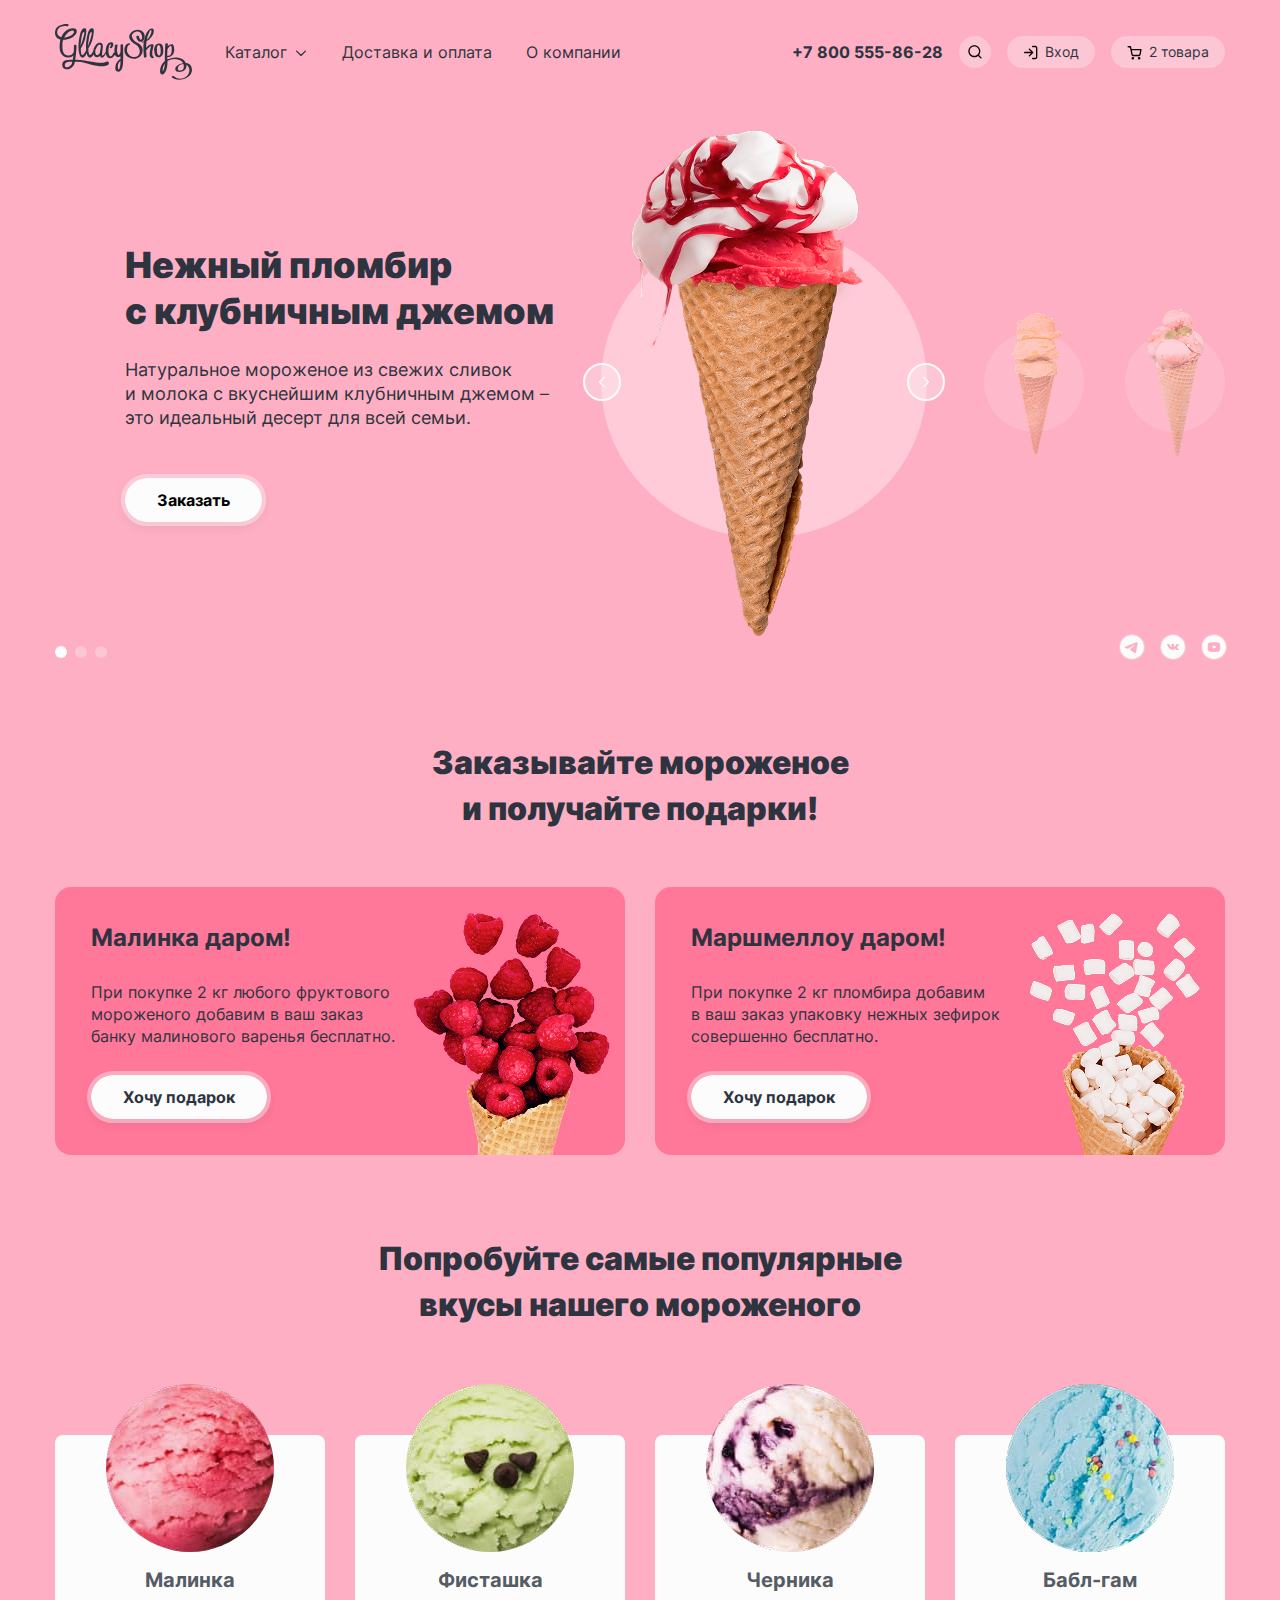
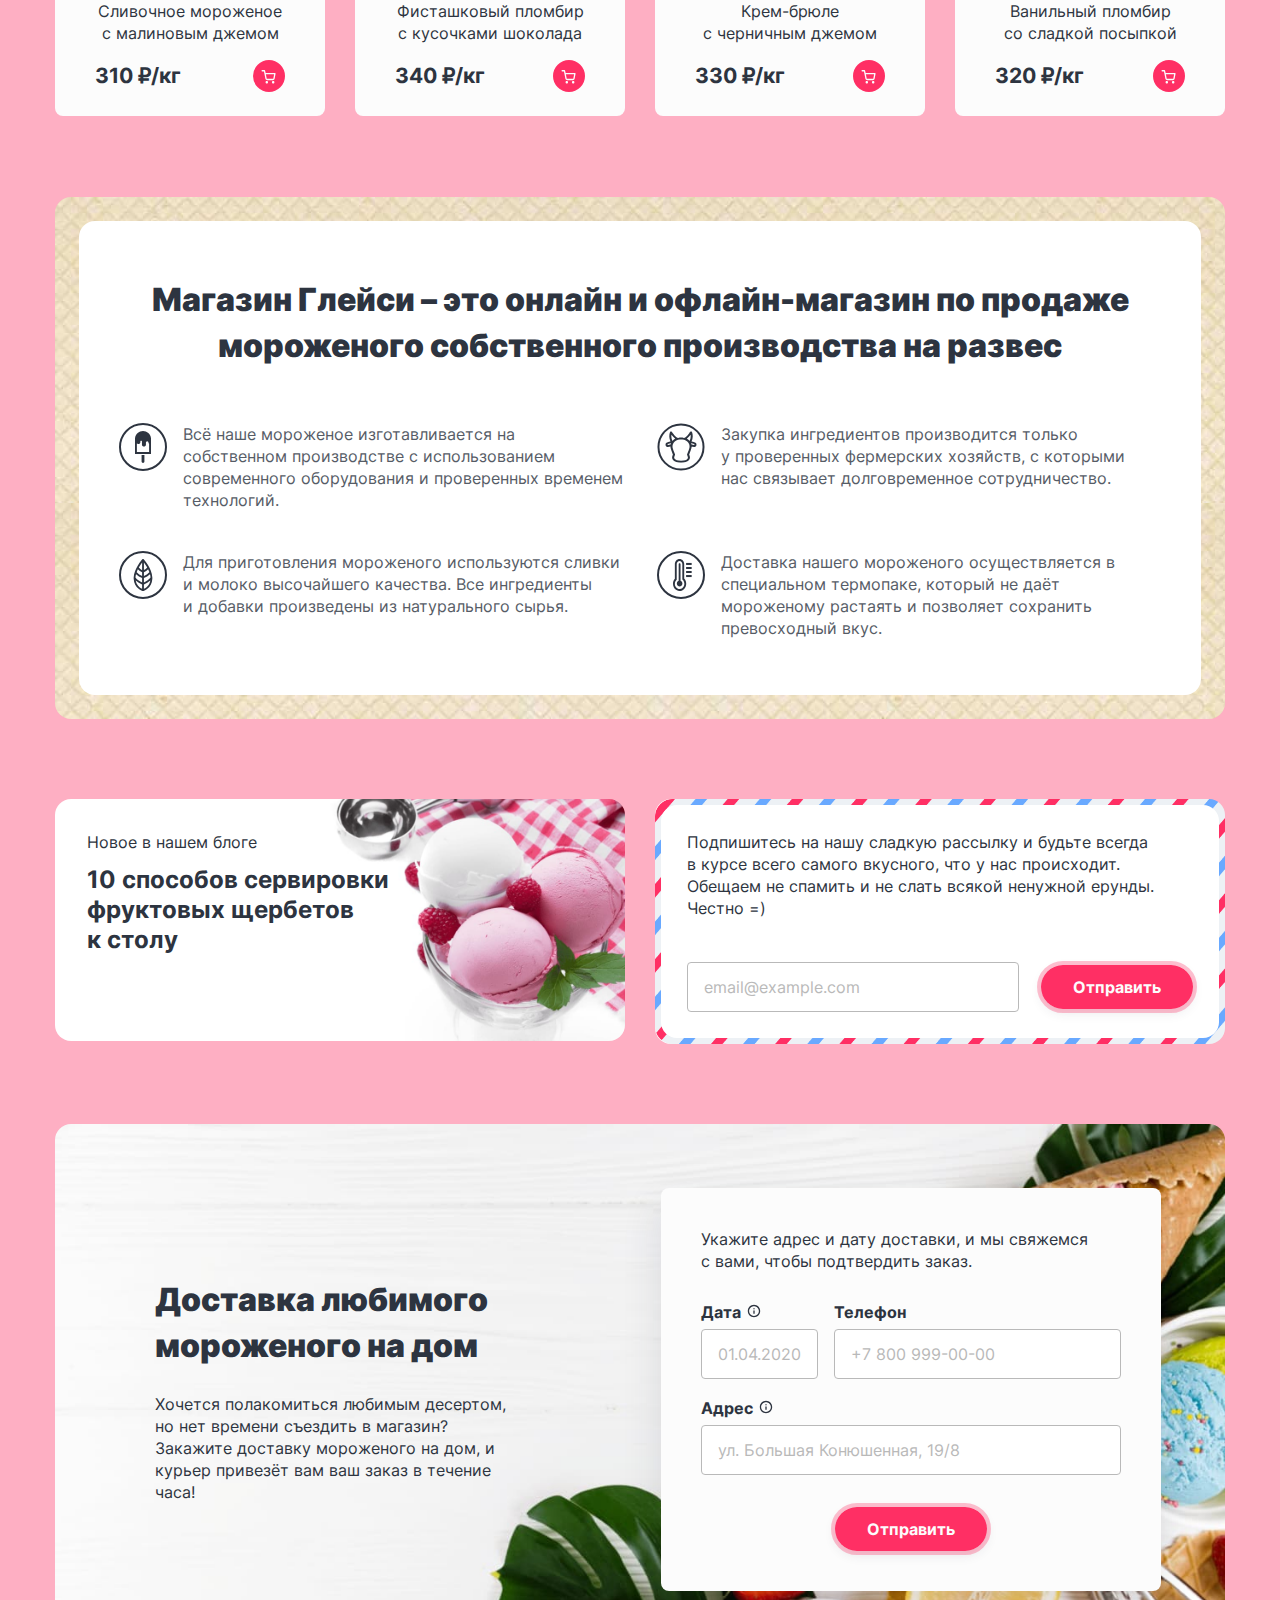
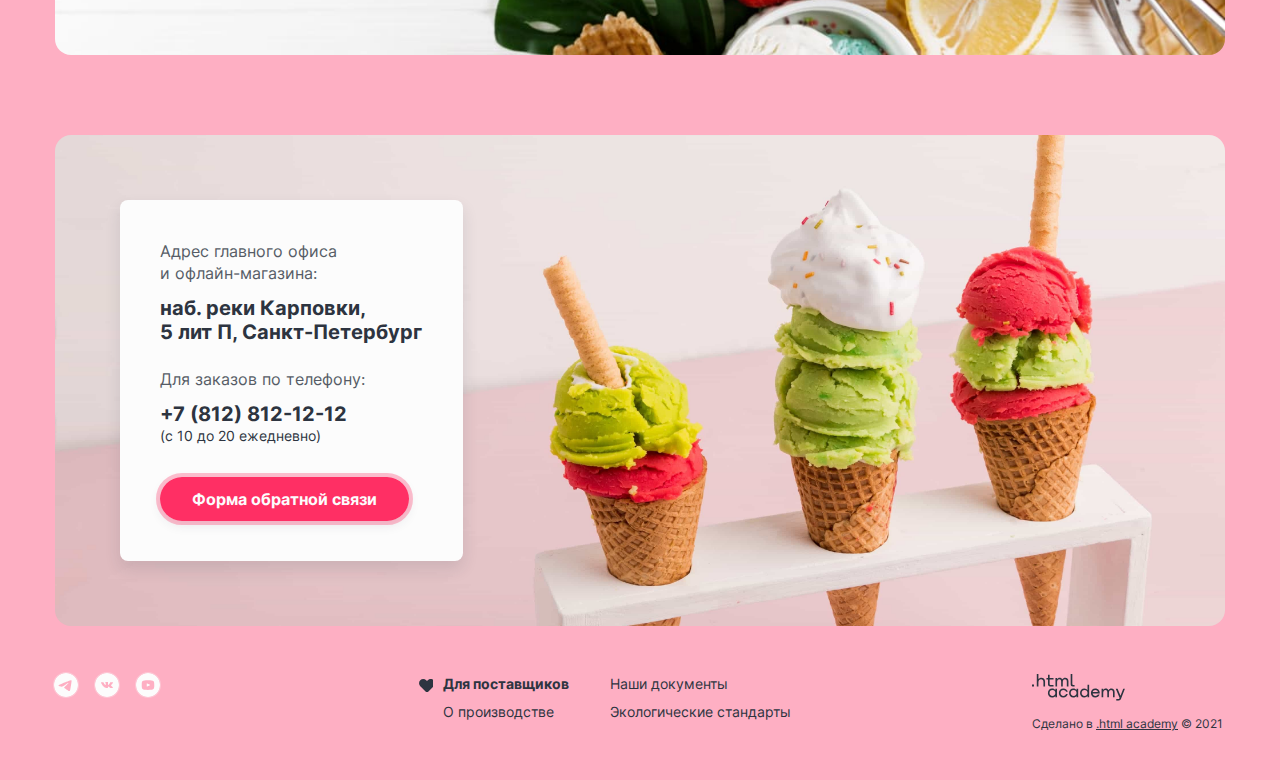
<file: index.html>
<!DOCTYPE html>
<html lang="ru">
<head>
  <meta charset="UTF-8">
  <meta name="viewport" content="width=device-width, initial-scale=1.0">
  <title>Gllacy</title>
  <link rel="stylesheet" href="style/style.css">
  <link rel="icon" href="/favicon.ico" type="image/x-icon">
</head>
<body class="page page--slade1">
  <header class="page-header">
    <div class="wrap">
      <nav class="main-nav">
        <a class="main-nav__logo" href="index.html">
          <img src="img/main-logo.svg" alt="Логотип интернет-магазина мороженного 'Gllacy Shop'." width="137" height="56">
        </a>
        <ul class="main-nav__list site-list">
          <li class="site-list__item">
            <a class="site-list__link site-list__link--catalog" href="catalog.html">Каталог</a>

            <!-- поповер для каталога -->
            <div class="popover popover-catalog popover-close">
              <div class="popover-catalog__content">
                <ul class="popover-catalog__list">
                  <li class="popover-catalog__item">
                    <a class="popover-catalog__link" href="#">Новинки</a>
                  </li>
                  <li class="popover-catalog__item">
                    <a class="popover-catalog__link" href="#">Сливочное</a>
                  </li>
                  <li class="popover-catalog__item">
                    <a class="popover-catalog__link popover-catalog__link--current" href="#">Щербеты</a>
                  </li>
                  <li class="popover-catalog__item">
                    <a class="popover-catalog__link" href="#">Фруктовый лед</a>
                  </li>
                  <li class="popover-catalog__item">
                    <a class="popover-catalog__link" href="#">Мелорин</a>
                  </li>
                </ul>
              </div>
            </div>

          </li>
          <li class="site-list__item">
            <a class="site-list__link" href="#">Доставка и оплата</a>
          </li>
          <li class="site-list__item">
            <a class="site-list__link" href="#">О компании</a>
          </li>
        </ul>
        <a class="main-nav__phone" href="tel:78005558628">+7 800 555-86-28</a>
        <ul class="main-nav__list user-list">
          <li class="user-list__item">
            <a class="user-list__link user-list__link--search" href="#">
              <svg width="14" height="14" viewBox="0 0 14 14" aria-hidden="true" xmlns="http://www.w3.org/2000/svg">
                <path fill-rule="evenodd" clip-rule="evenodd" d="M1.66329 6.18794C1.66329 3.61061 3.75263 1.52128 6.32996 1.52128C8.90729 1.52128 10.9966 3.61061 10.9966 6.18794C10.9966 7.44522 10.4994 8.58636 9.69093 9.42549C9.66808 9.44305 9.64612 9.46229 9.62519 9.48321C9.60427 9.50413 9.58503 9.5261 9.56748 9.54894C8.72835 10.3574 7.58722 10.8546 6.32996 10.8546C3.75263 10.8546 1.66329 8.76527 1.66329 6.18794ZM10.0751 10.8759C9.04862 11.697 7.74662 12.1879 6.32996 12.1879C3.01625 12.1879 0.329956 9.50165 0.329956 6.18794C0.329956 2.87423 3.01625 0.187943 6.32996 0.187943C9.64367 0.187943 12.33 2.87423 12.33 6.18794C12.33 7.60463 11.839 8.90663 11.0179 9.93308L13.468 12.3832C13.7284 12.6436 13.7284 13.0657 13.468 13.326C13.2077 13.5864 12.7855 13.5864 12.5252 13.326L10.0751 10.8759Z"/>
              </svg>
              <span class="visually-hidden">Поиск.</span>
            </a>

            <!-- поповер для поиска -->
            <div class="popover popover-search popover-close">
              <div class="popover-search__content">
                <h2 class="visually-hidden">Поиск по сайту.</h2>
                <form class="popover-search__form" action="https://echo.htmlacademy.ru/" method="post">
                  <label class="visually-hidden">Строка поиска по сайту.</label>
                  <input class="popover-search__input field" type="text" placeholder="Поиск по сайту">
                  <button class="visually-hidden" type="submit">Отправить.</button>
                </form>
              </div>
            </div>

          </li>
          <li class="user-list__item">
            <a class="user-list__link user-list__link--login" href="#">
              <svg width="16" height="17" viewBox="0 0 16 17" fill="none" aria-hidden="true" xmlns="http://www.w3.org/2000/svg">
                <path fill-rule="evenodd" clip-rule="evenodd" d="M9 2.52461C9 2.15642 9.29848 1.85794 9.66667 1.85794H12.3333C12.8638 1.85794 13.3725 2.06865 13.7475 2.44373C14.1226 2.8188 14.3333 3.32751 14.3333 3.85794V13.1913C14.3333 13.7217 14.1226 14.2304 13.7475 14.6055C13.3725 14.9806 12.8638 15.1913 12.3333 15.1913H9.66667C9.29848 15.1913 9 14.8928 9 14.5246C9 14.1564 9.29848 13.8579 9.66667 13.8579H12.3333C12.5101 13.8579 12.6797 13.7877 12.8047 13.6627C12.9298 13.5377 13 13.3681 13 13.1913V3.85794C13 3.68113 12.9298 3.51156 12.8047 3.38654C12.6797 3.26151 12.5101 3.19127 12.3333 3.19127H9.66667C9.29848 3.19127 9 2.8928 9 2.52461ZM5.86189 4.71987C6.12224 4.45952 6.54435 4.45952 6.8047 4.71987L10.1338 8.04897C10.1509 8.06579 10.1671 8.08353 10.1824 8.1021C10.2142 8.1409 10.2411 8.18246 10.2628 8.22589C10.3079 8.31575 10.3333 8.41721 10.3333 8.52461C10.3333 8.63323 10.3074 8.73579 10.2613 8.8264C10.241 8.86635 10.2164 8.90469 10.1876 8.94072C10.1708 8.96172 10.1527 8.98169 10.1335 9.0005L6.8047 12.3293C6.54435 12.5897 6.12224 12.5897 5.86189 12.3293C5.60154 12.069 5.60154 11.6469 5.86189 11.3865L8.05715 9.19127H1.66667C1.29848 9.19127 1 8.8928 1 8.52461C1 8.15642 1.29848 7.85794 1.66667 7.85794H8.05715L5.86189 5.66268C5.60154 5.40233 5.60154 4.98022 5.86189 4.71987Z" fill="#000000"/>
              </svg>
              <span class="user-list__text">Вход</span>
            </a>

            <!-- поповер для входа -->
            <div class="popover popover-login popover-close">
              <div class="popover-login__content">
                <h2 class="popover-login__title">Личный кабинет</h2>
                <form class="popover-login__form" action="https://echo.htmlacademy.ru/" method="post">
                  <p class="popover-login__field">
                    <label class="visually-hidden">Почта.</label>
                    <input type="email" class="popover-login__input field" name="popover-login" placeholder="email@example.com">
                  </p>
                  <p class="popover-login__field">
                    <label class="visually-hidden">Пароль.</label>
                    <input type="password" class="popover-login__input field" name="popover-pass" placeholder="*******">
                  </p>
                  <div class="popover-login__option">
                    <button class="button button--red popover-login__button" type="button">Войти</button>
                    <div class="popover-login__inner">
                      <a class="popover-login__forget" href="#">Забыли пароль?</a>
                      <a class="popover-login__reg" href="#">Регистрация</a>
                    </div>
                  </div>
                </form>
              </div>
            </div>

          </li>
          <li class="user-list__item">
            <a class="user-list__link user-list__link--cart" href="#">
              <svg width="16" height="17" viewBox="0 0 16 17" fill="none" aria-hidden="true" xmlns="http://www.w3.org/2000/svg">
                <path fill-rule="evenodd" clip-rule="evenodd" d="M1.16667 2.10794C0.798477 2.10794 0.5 2.40642 0.5 2.77461C0.5 3.1428 0.798477 3.44127 1.16667 3.44127H2.93794L3.40537 5.77666C3.40821 5.79461 3.41176 5.81232 3.416 5.82976L4.38338 10.6631L4.3835 10.6637C4.46706 11.0837 4.69562 11.4609 5.02921 11.7295C5.36111 11.9967 5.77595 12.1393 6.20183 12.1328H11.8225C12.2484 12.1393 12.6633 11.9967 12.9952 11.7295C13.3289 11.4608 13.5575 11.0833 13.641 10.6631L13.641 10.6631L13.642 10.6581L14.5691 5.79666C14.6063 5.60149 14.5545 5.39989 14.4279 5.24681C14.3012 5.09372 14.1129 5.00511 13.9142 5.00511H4.61072L4.1381 2.64377C4.07574 2.3322 3.80215 2.10794 3.4844 2.10794H1.16667ZM5.69098 10.4024L4.87759 6.33844H13.1084L12.3328 10.4053C12.31 10.5178 12.2485 10.6188 12.1591 10.6909C12.0691 10.7633 11.9565 10.8018 11.841 10.7996L11.841 10.7994H11.8282H6.19614V10.7993L6.18337 10.7996C6.06787 10.8018 5.95528 10.7633 5.8653 10.6909C5.77531 10.6184 5.71368 10.5166 5.69117 10.4033L5.69098 10.4024ZM4.55739 14.3634C4.55739 13.6754 5.1151 13.1177 5.80307 13.1177C6.49105 13.1177 7.04876 13.6754 7.04876 14.3634C7.04876 15.0513 6.49105 15.6091 5.80307 15.6091C5.1151 15.6091 4.55739 15.0513 4.55739 14.3634ZM10.9307 14.3634C10.9307 13.6754 11.4884 13.1177 12.1764 13.1177C12.8644 13.1177 13.4221 13.6754 13.4221 14.3634C13.4221 15.0513 12.8644 15.6091 12.1764 15.6091C11.4884 15.6091 10.9307 15.0513 10.9307 14.3634Z" fill="#000000"/>
              </svg>
              <span class="user-list__text">2 товара</span>
            </a>

            <!-- поповер для корзины с товарами-->
            <div class="popover popover-cart popover-close">
              <div class="popover-cart__content">
                <h2 class="popover-cart__title">Корзина</h2>
                <ul class="popover-cart__list">
                  <li class="popover-cart__item">
                    <img class="popover-cart__img" src="img/ice_cream1.jpg" alt="Сливочное мороженое с малиновым джемом." width="46" height="46">
                    <div class="popover-cart__inner">
                      <h3 class="popover-cart__subtitle">Малинка</h3>
                      <p class="popover-cart__quantity">1 кг х 310 ₽</p>
                    </div>
                    <b class="popover-cart__price">310 ₽</b>
                    <button class="popover-cart__close" type="button">
                      <span class="visually-hidden">Закрыть поповер корзины.</span>
                    </button>
                  </li>
                  <li class="popover-cart__item">
                    <img class="popover-cart__img" src="img/ice_cream4.jpg" alt="Ванильный пломбир со сладкой посыпкой." width="46" height="46">
                    <div class="popover-cart__inner">
                      <h3 class="popover-cart__subtitle">Бабл-гам</h3>
                      <p class="popover-cart__quantity">1,5 кг х 320 ₽</p>
                    </div>
                    <b class="popover-cart__price">480 ₽</b>
                    <button class="popover-cart__close" type="button">
                      <span class="visually-hidden">Закрыть поповер корзины.</span>
                    </button>
                  </li>
                </ul>
                <div class="index-row">
                  <button class="button button--red popover-cart__button" type="button">Оформить заказ</button>
                  <b class="popover-cart__total">Итого: 790 ₽</b>
                </div>
              </div>
            </div>

            <!-- поповер для пустой корзины -->
            <div class="popover popover-empty-cart popover-close">
              <div class="popover-empty-cart__content">
                <p class="popover-empty-cart__text">Ваша корзина пока пуста</p>
              </div>
            </div>

          </li>
        </ul>
      </nav>
    </div>
  </header>
  <main class="page-main">
    <div class="wrap">
      <h1 class="visually-hidden">Магазин Глейси – это онлайн и офлайн-магазин по продаже мороженого собственного производства на развес.</h1>
      <section class="page-main__promo promo">
        <div class="promo__main">
          <div class="promo__description">
            <h2 class="promo__description__title">Нежный пломбир <br>с клубничным джемом</h2>
            <p class="promo__description__text">Натуральное мороженое из свежих сливок <br>и молока с вкуснейшим клубничным джемом – это идеальный десерт для всей семьи. </p>
            <button class="promo__description__button button button--white" type="button">Заказать</button>
          </div>
          <div class="promo__slider">
            <ol class="promo__slider__list">
              <li class="promo__slider__item promo__slider__item--active promo__slider__item--slide1-active">
                <img class="promo__slider__img" src="img/slider-icecream-big1.png" alt="Нежный пломбир c клубничным джемом." width="234" height="507">
                <button class="promo__slider-prev" type="button">
                  <svg width="17" height="16" viewBox="0 0 17 16" fill="#FCFCFC" aria-hidden="true" xmlns="http://www.w3.org/2000/svg">
                    <path fill-rule="evenodd" clip-rule="evenodd" d="M9.71044 13.1352C9.97014 13.3949 10.3912 13.3949 10.6509 13.1352C10.9106 12.8755 10.9106 12.4545 10.6509 12.1948L6.44961 7.99351L10.6509 3.79219C10.9106 3.53249 10.9106 3.11144 10.6509 2.85174C10.3912 2.59204 9.97017 2.59204 9.71048 2.85174L5.04176 7.52045C5.04081 7.52139 5.03987 7.52233 5.03892 7.52328C4.77922 7.78298 4.77922 8.20403 5.03892 8.46373L9.71044 13.1352Z"/>
                  </svg>
                  <span class="visually-hidden">Кнопка назад.</span>
                </button>
                <button class="promo__slider-next" type="button">
                  <svg width="17" height="16" viewBox="0 0 17 16" fill="#FCFCFC" aria-hidden="true" xmlns="http://www.w3.org/2000/svg">
                    <path fill-rule="evenodd" clip-rule="evenodd" d="M9.71044 13.1352C9.97014 13.3949 10.3912 13.3949 10.6509 13.1352C10.9106 12.8755 10.9106 12.4545 10.6509 12.1948L6.44961 7.99351L10.6509 3.79219C10.9106 3.53249 10.9106 3.11144 10.6509 2.85174C10.3912 2.59204 9.97017 2.59204 9.71048 2.85174L5.04176 7.52045C5.04081 7.52139 5.03987 7.52233 5.03892 7.52328C4.77922 7.78298 4.77922 8.20403 5.03892 8.46373L9.71044 13.1352Z"/>
                  </svg>
                  <span class="visually-hidden">Кнопка вперед.</span>
                </button>
                <span class="visually-hidden">1 фото.</span>
              </li>
              <li class="promo__slider__item promo__slider__item--slide1">
                <img class="promo__slider__img" src="img/slider-icecream_little2.png" alt="Сливочное мороженое со вкусом банана." width="66" height="150">
                <span class="visually-hidden">2 фото.</span>
              </li>
              <li class="promo__slider__item promo__slider__item--slide1">
                <img class="promo__slider__img" src="img/slider-icecream_little3.png" alt="Карамельный пломбир с маршмеллоу." width="66" height="150">
                <span class="visually-hidden">3 фото.</span>
              </li>
            </ol>
          </div>
        </div>
        <div class="promo__footer">
          <ol class="promo__slider-bullets">
            <li class="promo__slider-item">
              <a class="promo__pagination-button promo__pagination-button--current" href="index.html">
                <span class="visually-hidden">1 фото.</span>
              </a>
            </li>
            <li class="promo__slider-item">
              <a class="promo__pagination-button" href="slide2.html">
                <span class="visually-hidden">2 фото.</span>
              </a>
            </li>
            <li class="promo__slider-item">
              <a class="promo__pagination-button" href="slide3.html">
                <span class="visually-hidden">3 фото.</span>
              </a>
            </li>
          </ol>
          <section class="promo__footer social">
            <h2 class="visually-hidden">Наши социальные сети.</h2>
            <ul class="social__list">
              <li class="social__item">
                <a class="social__link" href="https://t.me/htmlacademy">
                  <svg width="24" height="24" viewBox="0 0 24 24" fill="none" aria-hidden="true" xmlns="http://www.w3.org/2000/svg">
                    <path fill-rule="evenodd" clip-rule="evenodd" d="M24 12C24 18.627 18.627 24 12 24C5.373 24 0 18.627 0 12C0 5.373 5.373 0 12 0C18.627 0 24 5.373 24 12ZM12.43 8.859C11.263 9.344 8.93 10.349 5.432 11.873C4.864 12.099 4.566 12.32 4.539 12.536C4.493 12.902 4.951 13.046 5.573 13.241C5.658 13.268 5.746 13.295 5.836 13.325C6.449 13.524 7.273 13.757 7.701 13.766C8.09 13.774 8.524 13.614 9.003 13.286C12.271 11.079 13.958 9.964 14.064 9.94C14.139 9.923 14.243 9.901 14.313 9.964C14.383 10.026 14.376 10.144 14.369 10.176C14.323 10.369 12.529 12.038 11.599 12.902C11.309 13.171 11.104 13.362 11.062 13.406C10.968 13.503 10.872 13.596 10.78 13.685C10.21 14.233 9.784 14.645 10.804 15.317C11.294 15.64 11.686 15.907 12.077 16.173C12.504 16.464 12.93 16.754 13.482 17.116C13.622 17.208 13.756 17.303 13.887 17.396C14.384 17.751 14.831 18.069 15.383 18.019C15.703 17.989 16.035 17.688 16.203 16.789C16.6 14.663 17.382 10.059 17.563 8.161C17.574 8.00341 17.5673 7.84509 17.543 7.689C17.5285 7.56293 17.4671 7.44693 17.371 7.364C17.228 7.247 17.006 7.222 16.906 7.224C16.455 7.232 15.763 7.473 12.43 8.859Z" fill="#FCFCFC"/>
                    </svg>
                  <span class="visually-hidden">Telegram.</span>
                </a>
              </li>
              <li class="social__item">
                <a class="social__link" href="https://vk.com/htmlacademy">
                  <svg width="24" height="24" viewBox="0 0 24 24" fill="none" aria-hidden="true" xmlns="http://www.w3.org/2000/svg">
                    <path fill-rule="evenodd" clip-rule="evenodd" d="M24 12C24 18.6274 18.6274 24 12 24C5.37258 24 0 18.6274 0 12C0 5.37258 5.37258 0 12 0C18.6274 0 24 5.37258 24 12ZM12.5884 14.9749H11.8711C11.8711 14.9749 10.2885 15.0584 8.89479 13.7867C7.37486 12.3995 6.03249 9.64702 6.03249 9.64702C6.03249 9.64702 5.95511 9.46654 6.03917 9.3793C6.13366 9.28121 6.39106 9.27493 6.39106 9.27493L8.10567 9.26508C8.10567 9.26508 8.26727 9.28878 8.38294 9.36317C8.47824 9.42457 8.53167 9.53936 8.53167 9.53936C8.53167 9.53936 8.80878 10.1536 9.17581 10.7093C9.89212 11.7942 10.2258 12.0315 10.469 11.9152C10.8233 11.7458 10.7171 10.3816 10.7171 10.3816C10.7171 10.3816 10.7236 9.88646 10.5387 9.66601C10.3955 9.4951 10.1254 9.44527 10.0062 9.43128C9.90971 9.42 10.0681 9.22367 10.2733 9.13558C10.5819 9.00308 11.1268 8.99551 11.7706 9.00136C12.2722 9.00579 12.4165 9.0332 12.6127 9.07475C13.0677 9.17105 13.0536 9.47963 13.0229 10.1454C13.0138 10.3444 13.0032 10.5752 13.0032 10.8418C13.0032 10.9018 13.0012 10.9657 12.9991 11.0315C12.9885 11.3725 12.9763 11.7629 13.2324 11.908C13.3637 11.9822 13.6849 11.9191 14.4884 10.7233C14.8693 10.1566 15.1549 9.49024 15.1549 9.49024C15.1549 9.49024 15.2173 9.37145 15.3142 9.32048C15.4134 9.26851 15.5472 9.2845 15.5472 9.2845L17.3515 9.27465C17.3515 9.27465 17.8937 9.21796 17.9815 9.43242C18.0735 9.65758 17.7788 10.1833 17.0417 11.0444C16.3463 11.8567 16.006 12.1587 16.0328 12.4236C16.0527 12.6198 16.2739 12.7957 16.7015 13.1436C17.5897 13.8661 17.8264 14.2455 17.8827 14.3357C17.8872 14.343 17.8906 14.3484 17.893 14.3519C18.2905 14.9296 17.4522 14.9749 17.4522 14.9749L15.8497 14.9944C15.8497 14.9944 15.5053 15.0543 15.0521 14.7814C14.8151 14.6388 14.5833 14.406 14.3626 14.1842C14.0251 13.8451 13.7131 13.5316 13.4469 13.6056C13.0002 13.7298 13.0143 14.5734 13.0143 14.5734C13.0143 14.5734 13.0175 14.7536 12.9157 14.8495C12.8051 14.954 12.5884 14.9749 12.5884 14.9749Z" fill="#FCFCFC"/>
                    </svg>
                  <span class="visually-hidden">Vkontakte.</span>
                </a>
              </li>
              <li class="social__item">
                <a class="social__link" href="https://www.youtube.com/user/htmlacademyru">
                  <svg width="24" height="24" viewBox="0 0 24 24" fill="none" aria-hidden="true" xmlns="http://www.w3.org/2000/svg">
                    <path d="M14.0037 11.7913L11.1963 10.4813C10.9513 10.3675 10.75 10.495 10.75 10.7662V13.2338C10.75 13.505 10.9513 13.6325 11.1963 13.5188L14.0025 12.2087C14.2488 12.0938 14.2487 11.9063 14.0037 11.7913ZM12 0C5.3725 0 0 5.3725 0 12C0 18.6275 5.3725 24 12 24C18.6275 24 24 18.6275 24 12C24 5.3725 18.6275 0 12 0ZM12 16.875C5.8575 16.875 5.75 16.3213 5.75 12C5.75 7.67875 5.8575 7.125 12 7.125C18.1425 7.125 18.25 7.67875 18.25 12C18.25 16.3213 18.1425 16.875 12 16.875Z" fill="#FCFCFC"/>
                    </svg>
                  <span class="visually-hidden">Youtube.</span>
                </a>
              </li>
            </ul>
          </section>
        </div>
      </section>
      <section class="page-main__offers offers">
        <h2 class="offers__title">Заказывайте мороженое <br>и получайте подарки!</h2>
        <ul class="offers__list">
          <li class="offers__item offers__item--raspberry">
            <h3 class="offers__subtitle">Малинка даром!</h3>
            <p class="offers__offer">При покупке 2 кг любого фруктового мороженого добавим в ваш заказ банку малинового варенья бесплатно.</p>
            <a class="offers__button button button--white" href="#">Хочу подарок</a>
          </li>
          <li class="offers__item offers__item--marshmallows">
            <h3 class="offers__subtitle">Маршмеллоу даром!</h3>
            <p class="offers__offer">При покупке 2 кг пломбира добавим <br>в ваш заказ упаковку нежных зефирок совершенно бесплатно.</p>
            <a class="offers__button button button--white" href="#">Хочу подарок</a>
          </li>
        </ul>
      </section>
      <section class="page-main__cards cards">
        <h2 class="cards__title">Попробуйте самые популярные <br> вкусы нашего мороженого</h2>
        <ul class="cards__list">
          <li class="cards__item">
            <h3 class="cards__subtitle">Малинка</h3>
            <img class="cards__img" src="img/ice_cream1.jpg" alt="Сливочное мороженое с малиновым джемом." width="168" height="168">
            <p class="cards__description">Сливочное мороженое с малиновым джемом</p>
            <b class="cards__price">310 ₽/кг</b>
            <button class="cards__to-cart" type="button">
              <svg width="16" height="17" viewBox="0 0 16 17" fill="#FCFCFC" aria-hidden="true" xmlns="http://www.w3.org/2000/svg">
                <path fill-rule="evenodd" clip-rule="evenodd" d="M1.16667 2.10794C0.798477 2.10794 0.5 2.40642 0.5 2.77461C0.5 3.1428 0.798477 3.44127 1.16667 3.44127H2.93794L3.40537 5.77666C3.40821 5.79461 3.41176 5.81232 3.416 5.82976L4.38338 10.6631L4.3835 10.6637C4.46706 11.0837 4.69562 11.4609 5.02921 11.7295C5.36111 11.9967 5.77595 12.1393 6.20183 12.1328H11.8225C12.2484 12.1393 12.6633 11.9967 12.9952 11.7295C13.3289 11.4608 13.5575 11.0833 13.641 10.6631L13.641 10.6631L13.642 10.6581L14.5691 5.79666C14.6063 5.60149 14.5545 5.39989 14.4279 5.24681C14.3012 5.09372 14.1129 5.00511 13.9142 5.00511H4.61072L4.1381 2.64377C4.07574 2.3322 3.80215 2.10794 3.4844 2.10794H1.16667ZM5.69098 10.4024L4.87759 6.33844H13.1084L12.3328 10.4053C12.31 10.5178 12.2485 10.6188 12.1591 10.6909C12.0691 10.7633 11.9565 10.8018 11.841 10.7996L11.841 10.7994H11.8282H6.19614V10.7993L6.18337 10.7996C6.06787 10.8018 5.95528 10.7633 5.8653 10.6909C5.77531 10.6184 5.71368 10.5166 5.69117 10.4033L5.69098 10.4024ZM4.55739 14.3634C4.55739 13.6754 5.1151 13.1177 5.80307 13.1177C6.49105 13.1177 7.04876 13.6754 7.04876 14.3634C7.04876 15.0513 6.49105 15.6091 5.80307 15.6091C5.1151 15.6091 4.55739 15.0513 4.55739 14.3634ZM10.9307 14.3634C10.9307 13.6754 11.4884 13.1177 12.1764 13.1177C12.8644 13.1177 13.4221 13.6754 13.4221 14.3634C13.4221 15.0513 12.8644 15.6091 12.1764 15.6091C11.4884 15.6091 10.9307 15.0513 10.9307 14.3634Z"/>
              </svg>
              <span class="visually-hidden">Положить в корзину.</span>
            </button>
          </li>
          <li class="cards__item">
            <h3 class="cards__subtitle">Фисташка</h3>
            <img class="cards__img" src="img/ice_cream2.jpg" alt="Сливочное мороженое с малиновым джемом." width="168" height="168">
            <p class="cards__description">Фисташковый пломбир с кусочками шоколада</p>
            <b class="cards__price">340 ₽/кг</b>
            <button class="cards__to-cart" type="button">
              <svg width="16" height="17" viewBox="0 0 16 17" fill="#FCFCFC" aria-hidden="true" xmlns="http://www.w3.org/2000/svg">
                <path fill-rule="evenodd" clip-rule="evenodd" d="M1.16667 2.10794C0.798477 2.10794 0.5 2.40642 0.5 2.77461C0.5 3.1428 0.798477 3.44127 1.16667 3.44127H2.93794L3.40537 5.77666C3.40821 5.79461 3.41176 5.81232 3.416 5.82976L4.38338 10.6631L4.3835 10.6637C4.46706 11.0837 4.69562 11.4609 5.02921 11.7295C5.36111 11.9967 5.77595 12.1393 6.20183 12.1328H11.8225C12.2484 12.1393 12.6633 11.9967 12.9952 11.7295C13.3289 11.4608 13.5575 11.0833 13.641 10.6631L13.641 10.6631L13.642 10.6581L14.5691 5.79666C14.6063 5.60149 14.5545 5.39989 14.4279 5.24681C14.3012 5.09372 14.1129 5.00511 13.9142 5.00511H4.61072L4.1381 2.64377C4.07574 2.3322 3.80215 2.10794 3.4844 2.10794H1.16667ZM5.69098 10.4024L4.87759 6.33844H13.1084L12.3328 10.4053C12.31 10.5178 12.2485 10.6188 12.1591 10.6909C12.0691 10.7633 11.9565 10.8018 11.841 10.7996L11.841 10.7994H11.8282H6.19614V10.7993L6.18337 10.7996C6.06787 10.8018 5.95528 10.7633 5.8653 10.6909C5.77531 10.6184 5.71368 10.5166 5.69117 10.4033L5.69098 10.4024ZM4.55739 14.3634C4.55739 13.6754 5.1151 13.1177 5.80307 13.1177C6.49105 13.1177 7.04876 13.6754 7.04876 14.3634C7.04876 15.0513 6.49105 15.6091 5.80307 15.6091C5.1151 15.6091 4.55739 15.0513 4.55739 14.3634ZM10.9307 14.3634C10.9307 13.6754 11.4884 13.1177 12.1764 13.1177C12.8644 13.1177 13.4221 13.6754 13.4221 14.3634C13.4221 15.0513 12.8644 15.6091 12.1764 15.6091C11.4884 15.6091 10.9307 15.0513 10.9307 14.3634Z"/>
              </svg>
              <span class="visually-hidden">Положить в корзину.</span>
            </button>
          </li>
          <li class="cards__item">
            <h3 class="cards__subtitle">Черника</h3>
            <img class="cards__img" src="img/ice_cream3.jpg" alt="Сливочное мороженое с малиновым джемом." width="168" height="168">
            <p class="cards__description">Крем-брюле <br>с черничным джемом</p>
            <b class="cards__price">330 ₽/кг</b>
            <button class="cards__to-cart" type="button">
              <svg width="16" height="17" viewBox="0 0 16 17" fill="#FCFCFC" aria-hidden="true" xmlns="http://www.w3.org/2000/svg">
                <path fill-rule="evenodd" clip-rule="evenodd" d="M1.16667 2.10794C0.798477 2.10794 0.5 2.40642 0.5 2.77461C0.5 3.1428 0.798477 3.44127 1.16667 3.44127H2.93794L3.40537 5.77666C3.40821 5.79461 3.41176 5.81232 3.416 5.82976L4.38338 10.6631L4.3835 10.6637C4.46706 11.0837 4.69562 11.4609 5.02921 11.7295C5.36111 11.9967 5.77595 12.1393 6.20183 12.1328H11.8225C12.2484 12.1393 12.6633 11.9967 12.9952 11.7295C13.3289 11.4608 13.5575 11.0833 13.641 10.6631L13.641 10.6631L13.642 10.6581L14.5691 5.79666C14.6063 5.60149 14.5545 5.39989 14.4279 5.24681C14.3012 5.09372 14.1129 5.00511 13.9142 5.00511H4.61072L4.1381 2.64377C4.07574 2.3322 3.80215 2.10794 3.4844 2.10794H1.16667ZM5.69098 10.4024L4.87759 6.33844H13.1084L12.3328 10.4053C12.31 10.5178 12.2485 10.6188 12.1591 10.6909C12.0691 10.7633 11.9565 10.8018 11.841 10.7996L11.841 10.7994H11.8282H6.19614V10.7993L6.18337 10.7996C6.06787 10.8018 5.95528 10.7633 5.8653 10.6909C5.77531 10.6184 5.71368 10.5166 5.69117 10.4033L5.69098 10.4024ZM4.55739 14.3634C4.55739 13.6754 5.1151 13.1177 5.80307 13.1177C6.49105 13.1177 7.04876 13.6754 7.04876 14.3634C7.04876 15.0513 6.49105 15.6091 5.80307 15.6091C5.1151 15.6091 4.55739 15.0513 4.55739 14.3634ZM10.9307 14.3634C10.9307 13.6754 11.4884 13.1177 12.1764 13.1177C12.8644 13.1177 13.4221 13.6754 13.4221 14.3634C13.4221 15.0513 12.8644 15.6091 12.1764 15.6091C11.4884 15.6091 10.9307 15.0513 10.9307 14.3634Z"/>
              </svg>
              <span class="visually-hidden">Положить в корзину.</span>
            </button>
          </li>
          <li class="cards__item">
            <h3 class="cards__subtitle">Бабл-гам</h3>
            <img class="cards__img" src="img/ice_cream4.jpg" alt="Сливочное мороженое с малиновым джемом." width="168" height="168">
            <p class="cards__description">Ванильный пломбир <br>со сладкой посыпкой</p>
            <b class="cards__price">320 ₽/кг</b>
            <button class="cards__to-cart" type="button">
              <svg width="16" height="17" viewBox="0 0 16 17" fill="#FCFCFC" aria-hidden="true" xmlns="http://www.w3.org/2000/svg">
                <path fill-rule="evenodd" clip-rule="evenodd" d="M1.16667 2.10794C0.798477 2.10794 0.5 2.40642 0.5 2.77461C0.5 3.1428 0.798477 3.44127 1.16667 3.44127H2.93794L3.40537 5.77666C3.40821 5.79461 3.41176 5.81232 3.416 5.82976L4.38338 10.6631L4.3835 10.6637C4.46706 11.0837 4.69562 11.4609 5.02921 11.7295C5.36111 11.9967 5.77595 12.1393 6.20183 12.1328H11.8225C12.2484 12.1393 12.6633 11.9967 12.9952 11.7295C13.3289 11.4608 13.5575 11.0833 13.641 10.6631L13.641 10.6631L13.642 10.6581L14.5691 5.79666C14.6063 5.60149 14.5545 5.39989 14.4279 5.24681C14.3012 5.09372 14.1129 5.00511 13.9142 5.00511H4.61072L4.1381 2.64377C4.07574 2.3322 3.80215 2.10794 3.4844 2.10794H1.16667ZM5.69098 10.4024L4.87759 6.33844H13.1084L12.3328 10.4053C12.31 10.5178 12.2485 10.6188 12.1591 10.6909C12.0691 10.7633 11.9565 10.8018 11.841 10.7996L11.841 10.7994H11.8282H6.19614V10.7993L6.18337 10.7996C6.06787 10.8018 5.95528 10.7633 5.8653 10.6909C5.77531 10.6184 5.71368 10.5166 5.69117 10.4033L5.69098 10.4024ZM4.55739 14.3634C4.55739 13.6754 5.1151 13.1177 5.80307 13.1177C6.49105 13.1177 7.04876 13.6754 7.04876 14.3634C7.04876 15.0513 6.49105 15.6091 5.80307 15.6091C5.1151 15.6091 4.55739 15.0513 4.55739 14.3634ZM10.9307 14.3634C10.9307 13.6754 11.4884 13.1177 12.1764 13.1177C12.8644 13.1177 13.4221 13.6754 13.4221 14.3634C13.4221 15.0513 12.8644 15.6091 12.1764 15.6091C11.4884 15.6091 10.9307 15.0513 10.9307 14.3634Z"/>
              </svg>
              <span class="visually-hidden">Положить в корзину.</span>
            </button>
          </li>
        </ul>
      </section>
      <section class="page-main__advantages advantages">
        <h2 class="visually-hidden">Наши преимущества.</h2>
        <p class="advantages__text">Магазин Глейси – это онлайн и офлайн-магазин по продаже мороженого собственного производства на развес</p>
        <ul class="advantages__list">
          <li class="advantages__item advantages__item--ice-cream">Всё наше мороженое изготавливается на собственном производстве с использованием современного оборудования и проверенных временем технологий.</li>
          <li class="advantages__item advantages__item--cow">Закупка ингредиентов производится только<br> у проверенных фермерских хозяйств, с которыми <br>нас связывает долговременное сотрудничество.</li>
          <li class="advantages__item advantages__item--sheet">Для приготовления мороженого используются сливки <br>и молоко высочайшего качества. Все ингредиенты<br> и добавки произведены из натурального сырья.</li>
          <li class="advantages__item advantages__item--thermometr">Доставка нашего мороженого осуществляется в специальном термопаке, который не даёт мороженому растаять и позволяет сохранить превосходный вкус.</li>
        </ul>
      </section>
      <div class="index-row">
        <section class="page-main__news news">
          <h2 class="news__title">Новое в нашем блоге</h2>
          <p class="news__text">10 способов сервировки фруктовых щербетов <br>к столу</p>
        </section>
        <section class="page-main__subscribe subscribe">
          <h2 class="visually-hidden">Подписка.</h2>
          <p class="subscribe__text">Подпишитесь на нашу сладкую рассылку и будьте всегда<br> в курсе всего самого вкусного, что у нас происходит. Обещаем не спамить и не слать всякой ненужной ерунды. Честно =)</p>
          <form class="subscribe__form" action="https://echo.htmlacademy.ru/" method="post">
            <label class="visually-hidden" for="subscribe__field">Поле для адреса электронной почты.</label>
            <input id="subscribe__field" class="subscribe__input field" type="email" name="subscribe__input" placeholder="email@example.com" required>
            <button class="button button--red" type="submit">Отправить</button>
          </form>
        </section>
      </div>
      <section class="page-main__delivery delivery">
        <div class="delivery__inner">
          <h2 class="delivery__title">Доставка любимого мороженого на дом</h2>
          <p class="delivery__text">Хочется полакомиться любимым десертом, <br>но нет времени съездить в магазин? Закажите доставку мороженого на дом, и курьер привезёт вам ваш заказ в течение часа!</p>
        </div>
        <article class="delivery__form">
          <h3 class="visually-hidden">Форма доставки.</h3>
          <p class="delivery__form-text">Укажите адрес и дату доставки, и мы свяжемся <br>с вами, чтобы подтвердить заказ.</p>
          <form class="delivery-form" action="https://echo.htmlacademy.ru/" method="post">
            <p class="delivery-form__date">
              <span class="delivery-form__label-icon">
                <label class="delivery-form__label" for="delivery-form__label-date">Дата</label>
                <button class="delivery-form__icon" type="button">
                  <span class="visually-hidden">Введите дату записи.</span>
                </button>
              </span>
              <input class="delivery-form__input field" id="delivery-form__label-date" type="text" name="delivery-form-date" placeholder="01.04.2020" required>
            </p>
            <p class="delivery-form__phone">
              <label class="delivery-form__label" for="delivery-form__label-phone">Телефон</label>
              <input class="delivery-form__input field" id="delivery-form__label-phone" type="text" name="delivery-form-phone" placeholder="+7 800 999-00-00" required>
            </p>
            <p class="delivery-form__adress">
              <span class="delivery-form__label-icon">
                <label class="delivery-form__label" for="delivery-form__label-adress">Адрес</label>
                <button class="delivery-form__icon" type="button">
                  <span class="visually-hidden">Введите адрес.</span>
                </button>
              </span>
              <input class="delivery-form__input field" id="delivery-form__label-adress" type="text" name="delivery-form-adress" placeholder="ул. Большая Конюшенная, 19/8" required>
            </p>
            <button class="delivery-form__button button button--red" type="submit">Отправить</button>
          </form>
        </article>
      </section>
      <section class="page-main__contacts contacts">
        <h2 class="visually-hidden">Наши контакты.</h2>
        <div class="contacts__inner">
          <h3 class="contacts__subtitle">Адрес главного офиса <br>и офлайн-магазина:</h3>
          <address class="contacts__adress">наб. реки Карповки, <br> 5 лит П, Санкт-Петербург</address>
          <h3 class="contacts__subtitle">Для заказов по телефону:</h3>
          <a class="contacts__phone" href="tel:78128121212">+7 (812) 812-12-12</a>
          <p class="contacts__time">(с 10 до 20 ежедневно)</p>
          <button class="contacts__button button button--red" type="button">Форма обратной связи</button>
        </div>
      </section>

    </div>
  </main>

  <footer class="page-footer">
    <div class="wrap index-row">
      <section class="page-footer__social social">
        <h2 class="visually-hidden">Наши социальные сети.</h2>
        <ul class="social__list">
          <li class="social__item">
            <a class="social__link" href="https://t.me/htmlacademy">
              <svg width="24" height="24" viewBox="0 0 24 24" fill="none" aria-hidden="true" xmlns="http://www.w3.org/2000/svg">
                <path fill-rule="evenodd" clip-rule="evenodd" d="M24 12C24 18.627 18.627 24 12 24C5.373 24 0 18.627 0 12C0 5.373 5.373 0 12 0C18.627 0 24 5.373 24 12ZM12.43 8.859C11.263 9.344 8.93 10.349 5.432 11.873C4.864 12.099 4.566 12.32 4.539 12.536C4.493 12.902 4.951 13.046 5.573 13.241C5.658 13.268 5.746 13.295 5.836 13.325C6.449 13.524 7.273 13.757 7.701 13.766C8.09 13.774 8.524 13.614 9.003 13.286C12.271 11.079 13.958 9.964 14.064 9.94C14.139 9.923 14.243 9.901 14.313 9.964C14.383 10.026 14.376 10.144 14.369 10.176C14.323 10.369 12.529 12.038 11.599 12.902C11.309 13.171 11.104 13.362 11.062 13.406C10.968 13.503 10.872 13.596 10.78 13.685C10.21 14.233 9.784 14.645 10.804 15.317C11.294 15.64 11.686 15.907 12.077 16.173C12.504 16.464 12.93 16.754 13.482 17.116C13.622 17.208 13.756 17.303 13.887 17.396C14.384 17.751 14.831 18.069 15.383 18.019C15.703 17.989 16.035 17.688 16.203 16.789C16.6 14.663 17.382 10.059 17.563 8.161C17.574 8.00341 17.5673 7.84509 17.543 7.689C17.5285 7.56293 17.4671 7.44693 17.371 7.364C17.228 7.247 17.006 7.222 16.906 7.224C16.455 7.232 15.763 7.473 12.43 8.859Z" fill="#FCFCFC"/>
                </svg>
              <span class="visually-hidden">Telegram.</span>
            </a>
          </li>
          <li class="social__item">
            <a class="social__link" href="https://vk.com/htmlacademy">
              <svg width="24" height="24" viewBox="0 0 24 24" fill="none" aria-hidden="true" xmlns="http://www.w3.org/2000/svg">
                <path fill-rule="evenodd" clip-rule="evenodd" d="M24 12C24 18.6274 18.6274 24 12 24C5.37258 24 0 18.6274 0 12C0 5.37258 5.37258 0 12 0C18.6274 0 24 5.37258 24 12ZM12.5884 14.9749H11.8711C11.8711 14.9749 10.2885 15.0584 8.89479 13.7867C7.37486 12.3995 6.03249 9.64702 6.03249 9.64702C6.03249 9.64702 5.95511 9.46654 6.03917 9.3793C6.13366 9.28121 6.39106 9.27493 6.39106 9.27493L8.10567 9.26508C8.10567 9.26508 8.26727 9.28878 8.38294 9.36317C8.47824 9.42457 8.53167 9.53936 8.53167 9.53936C8.53167 9.53936 8.80878 10.1536 9.17581 10.7093C9.89212 11.7942 10.2258 12.0315 10.469 11.9152C10.8233 11.7458 10.7171 10.3816 10.7171 10.3816C10.7171 10.3816 10.7236 9.88646 10.5387 9.66601C10.3955 9.4951 10.1254 9.44527 10.0062 9.43128C9.90971 9.42 10.0681 9.22367 10.2733 9.13558C10.5819 9.00308 11.1268 8.99551 11.7706 9.00136C12.2722 9.00579 12.4165 9.0332 12.6127 9.07475C13.0677 9.17105 13.0536 9.47963 13.0229 10.1454C13.0138 10.3444 13.0032 10.5752 13.0032 10.8418C13.0032 10.9018 13.0012 10.9657 12.9991 11.0315C12.9885 11.3725 12.9763 11.7629 13.2324 11.908C13.3637 11.9822 13.6849 11.9191 14.4884 10.7233C14.8693 10.1566 15.1549 9.49024 15.1549 9.49024C15.1549 9.49024 15.2173 9.37145 15.3142 9.32048C15.4134 9.26851 15.5472 9.2845 15.5472 9.2845L17.3515 9.27465C17.3515 9.27465 17.8937 9.21796 17.9815 9.43242C18.0735 9.65758 17.7788 10.1833 17.0417 11.0444C16.3463 11.8567 16.006 12.1587 16.0328 12.4236C16.0527 12.6198 16.2739 12.7957 16.7015 13.1436C17.5897 13.8661 17.8264 14.2455 17.8827 14.3357C17.8872 14.343 17.8906 14.3484 17.893 14.3519C18.2905 14.9296 17.4522 14.9749 17.4522 14.9749L15.8497 14.9944C15.8497 14.9944 15.5053 15.0543 15.0521 14.7814C14.8151 14.6388 14.5833 14.406 14.3626 14.1842C14.0251 13.8451 13.7131 13.5316 13.4469 13.6056C13.0002 13.7298 13.0143 14.5734 13.0143 14.5734C13.0143 14.5734 13.0175 14.7536 12.9157 14.8495C12.8051 14.954 12.5884 14.9749 12.5884 14.9749Z" fill="#FCFCFC"/>
                </svg>
              <span class="visually-hidden">Vkontakte.</span>
            </a>
          </li>
          <li class="social__item">
            <a class="social__link" href="https://www.youtube.com/user/htmlacademyru">
              <svg width="24" height="24" viewBox="0 0 24 24" fill="none" aria-hidden="true" xmlns="http://www.w3.org/2000/svg">
                <path d="M14.0037 11.7913L11.1963 10.4813C10.9513 10.3675 10.75 10.495 10.75 10.7662V13.2338C10.75 13.505 10.9513 13.6325 11.1963 13.5188L14.0025 12.2087C14.2488 12.0938 14.2487 11.9063 14.0037 11.7913ZM12 0C5.3725 0 0 5.3725 0 12C0 18.6275 5.3725 24 12 24C18.6275 24 24 18.6275 24 12C24 5.3725 18.6275 0 12 0ZM12 16.875C5.8575 16.875 5.75 16.3213 5.75 12C5.75 7.67875 5.8575 7.125 12 7.125C18.1425 7.125 18.25 7.67875 18.25 12C18.25 16.3213 18.1425 16.875 12 16.875Z" fill="#FCFCFC"/>
                </svg>
              <span class="visually-hidden">Youtube.</span>
            </a>
          </li>
        </ul>
      </section>
      <section class="page-footer__about about">
        <h2 class="visually-hidden">О нашем магазине.</h2>
        <ul class="about__list">
          <li class="about__item about__item--current">
            <a href="#" class="about__link">Для поставщиков</a>
          </li>
          <li class="about__item">
            <a href="#" class="about__link">Наши документы</a>
          </li>
          <li class="about__item">
            <a href="#" class="about__link">О производстве</a>
          </li>
          <li class="about__item">
            <a href="#" class="about__link">Экологические стандарты</a>
          </li>
        </ul>
      </section>
      <section class="page-footer__maker maker">
        <h2 class="visually-hidden">Производитель сайта.</h2>
        <a href="https://htmlacademy.ru/" class="maker__img-link">
          <img src="img/logo_htmlacademy.svg" alt="Производитель сайта." width="93" height="27">
        </a>
        <p class="maker__text">Сделано в <a class="maker__link" href="https://htmlacademy.ru/">.html academy</a> &copy; 2021</p>
      </section>
    </div>
  </footer>

  <div class="modal modal-close">
    <div class="modal-contacts">
      <button class="modal-contacts__button-close" type="button">
        <span class="visually-hidden">Закрыть модальное окно.</span>
      </button>
      <section class="modal-contacts__content">
        <h2 class="modal-contacts__title">Мы обязательно ответим вам!</h2>
        <form class="modal-contacts__form" action="https://echo.htmlacademy.ru/" method="post">
          <p class="modal-contacts__field">
            <label class="visually-hidden">Имя и фамилия.</label>
            <input class="modal-contacts__input field" type="text" name="modal-contacts-name" placeholder="Имя и фамилия">
          </p>
          <p class="modal-contacts__field">
            <label class="visually-hidden">Почта.</label>
            <input class="modal-contacts__input field" type="email" name="modal-contacts-mail" placeholder="email@example.com">
          </p>
          <p class="modal-contacts__options">
            <label class="visually-hidden">Текс в свободной форме.</label>
            <textarea class="modal-contacts__textarea field" name="modal-contacts-text">В свободной форме</textarea>
          </p>
          <button class="button button--red modal-contacts__button" type="submit">Отправить</button>
        </form>
      </section>
    </div>
  </div>
</body>
</html>
</file>
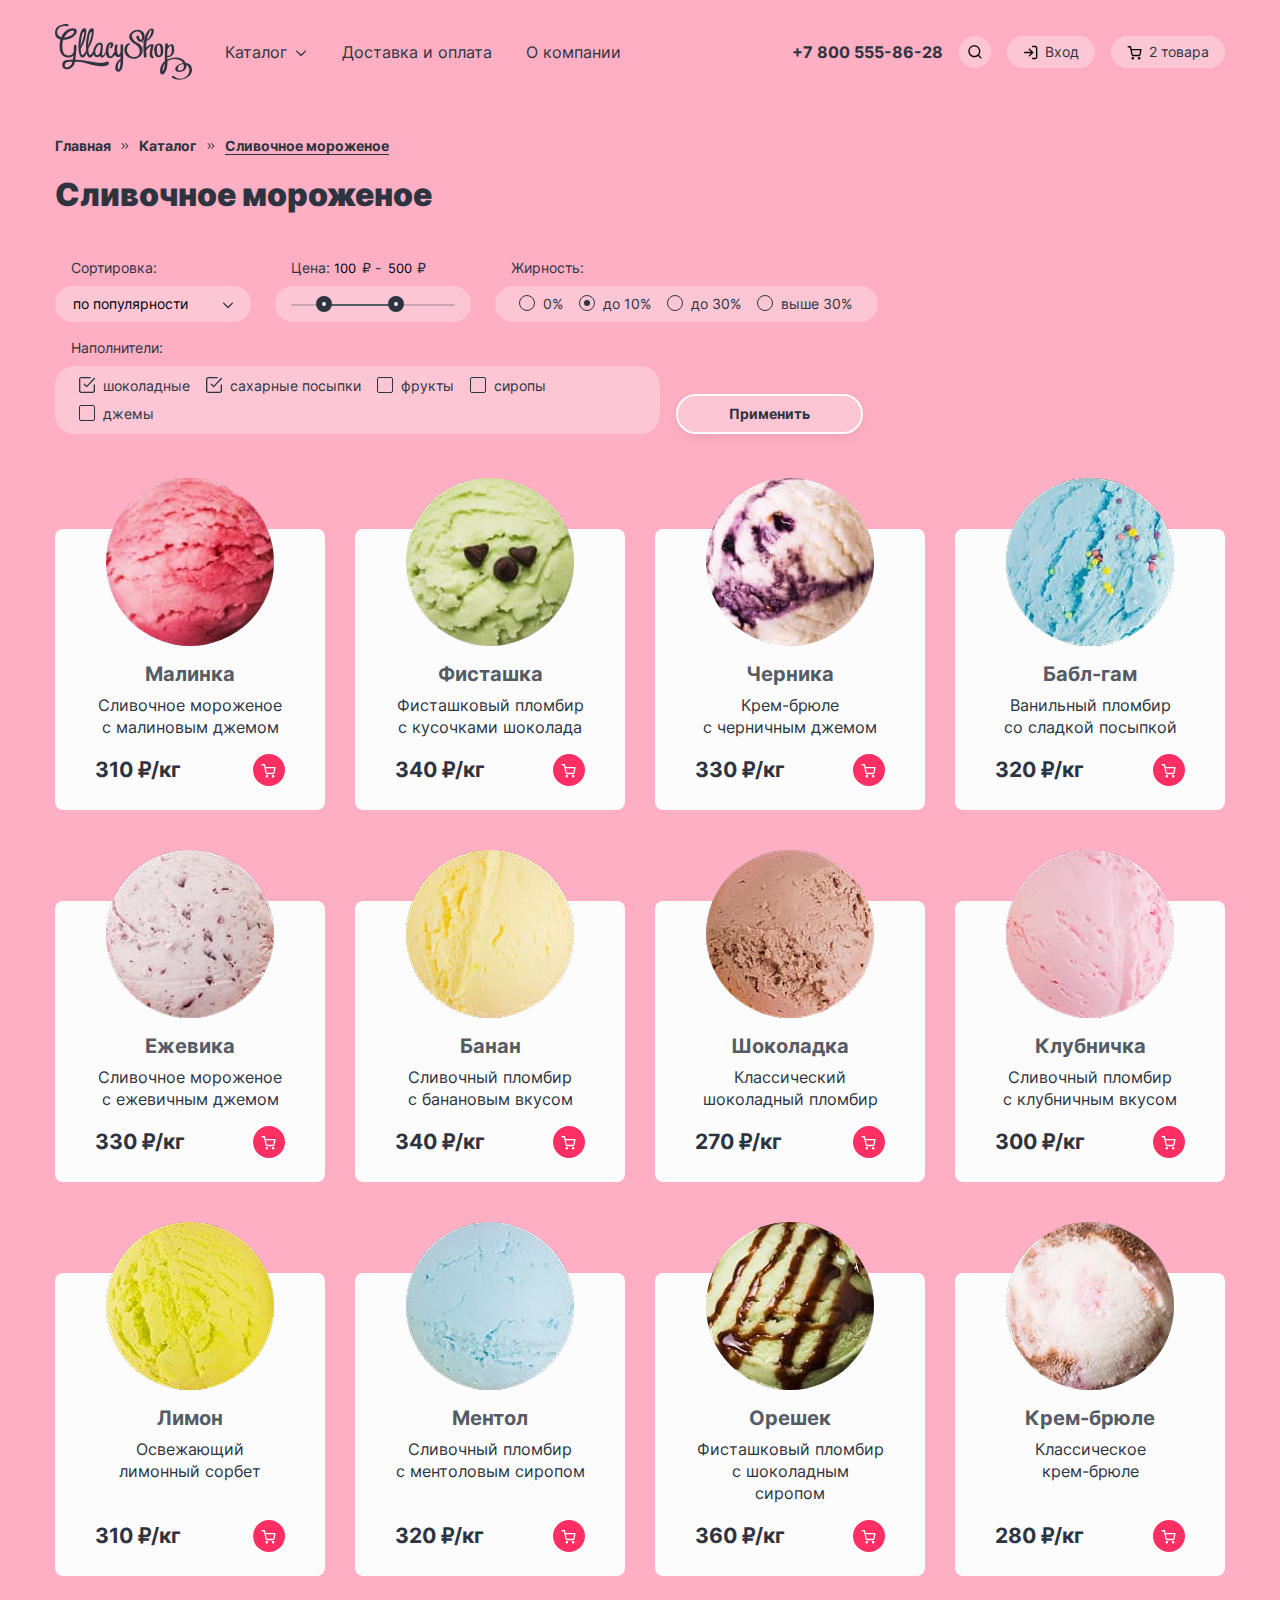
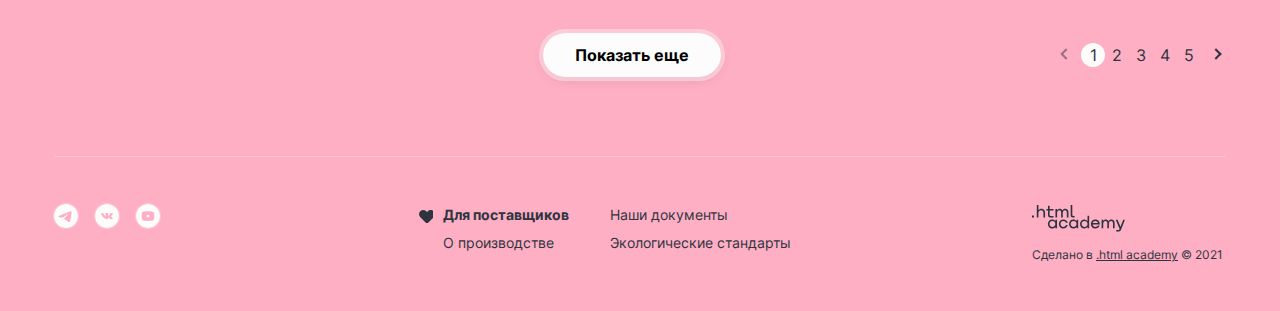
<file: catalog.html>
<!DOCTYPE html>
<html lang="ru">
<head>
  <meta charset="UTF-8">
  <meta name="viewport" content="width=device-width, initial-scale=1.0">
  <title>Gllacy</title>
  <link rel="stylesheet" href="style/style.css">
  <link rel="icon" href="favicon.ico" type="image/x-icon">
</head>
<body class="page page--slade1">
  <header class="catalog-header">
    <div class="wrap">
      <nav class="main-nav">
        <a class="main-nav__logo" href="index.html">
          <img src="img/main-logo.svg" alt="Логотип интернет-магазина мороженного 'Gllacy Shop'." width="137" height="56">
        </a>
        <ul class="main-nav__list site-list">
          <li class="site-list__item">
            <a class="site-list__link site-list__link--catalog" href="catalog.html">Каталог</a>

            <!-- поповер для каталога -->
            <div class="popover popover-catalog popover-close">
              <div class="popover-catalog__content">
                <ul class="popover-catalog__list">
                  <li class="popover-catalog__item">
                    <a class="popover-catalog__link" href="#">Новинки</a>
                  </li>
                  <li class="popover-catalog__item">
                    <a class="popover-catalog__link" href="#">Сливочное</a>
                  </li>
                  <li class="popover-catalog__item">
                    <a class="popover-catalog__link popover-catalog__link--current" href="#">Щербеты</a>
                  </li>
                  <li class="popover-catalog__item">
                    <a class="popover-catalog__link" href="#">Фруктовый лед</a>
                  </li>
                  <li class="popover-catalog__item">
                    <a class="popover-catalog__link" href="#">Мелорин</a>
                  </li>
                </ul>
              </div>
            </div>

          </li>
          <li class="site-list__item">
            <a class="site-list__link" href="#">Доставка и оплата</a>
          </li>
          <li class="site-list__item">
            <a class="site-list__link" href="#">О компании</a>
          </li>
        </ul>
        <a class="main-nav__phone" href="tel:78005558628">+7 800 555-86-28</a>
        <ul class="main-nav__list user-list">
          <li class="user-list__item">
            <a class="user-list__link user-list__link--search" href="#">
              <svg width="14" height="14" viewBox="0 0 14 14" aria-hidden="true" fill="none" xmlns="http://www.w3.org/2000/svg">
                <path fill-rule="evenodd" clip-rule="evenodd" d="M1.66329 6.18794C1.66329 3.61061 3.75263 1.52128 6.32996 1.52128C8.90729 1.52128 10.9966 3.61061 10.9966 6.18794C10.9966 7.44522 10.4994 8.58636 9.69093 9.42549C9.66808 9.44305 9.64612 9.46229 9.62519 9.48321C9.60427 9.50413 9.58503 9.5261 9.56748 9.54894C8.72835 10.3574 7.58722 10.8546 6.32996 10.8546C3.75263 10.8546 1.66329 8.76527 1.66329 6.18794ZM10.0751 10.8759C9.04862 11.697 7.74662 12.1879 6.32996 12.1879C3.01625 12.1879 0.329956 9.50165 0.329956 6.18794C0.329956 2.87423 3.01625 0.187943 6.32996 0.187943C9.64367 0.187943 12.33 2.87423 12.33 6.18794C12.33 7.60463 11.839 8.90663 11.0179 9.93308L13.468 12.3832C13.7284 12.6436 13.7284 13.0657 13.468 13.326C13.2077 13.5864 12.7855 13.5864 12.5252 13.326L10.0751 10.8759Z" fill="#000000"/>
              </svg>
              <span class="visually-hidden">Поиск.</span>
            </a>

            <!-- поповер для поиска -->
            <div class="popover popover-search popover-close">
              <div class="popover-search__content">
                <h2 class="visually-hidden">Поиск по сайту.</h2>
                <form class="popover-search__form" action="https://echo.htmlacademy.ru/" method="post">
                  <label class="visually-hidden">Строка поиска по сайту.</label>
                  <input class="popover-search__input field" type="text" placeholder="Поиск по сайту">
                  <button class="visually-hidden" type="submit">Отправить.</button>
                </form>
              </div>
            </div>

          </li>
          <li class="user-list__item">
            <a class="user-list__link user-list__link--login" href="#">
              <svg width="16" height="17" viewBox="0 0 16 17" aria-hidden="true" fill="none" xmlns="http://www.w3.org/2000/svg">
                <path fill-rule="evenodd" clip-rule="evenodd" d="M9 2.52461C9 2.15642 9.29848 1.85794 9.66667 1.85794H12.3333C12.8638 1.85794 13.3725 2.06865 13.7475 2.44373C14.1226 2.8188 14.3333 3.32751 14.3333 3.85794V13.1913C14.3333 13.7217 14.1226 14.2304 13.7475 14.6055C13.3725 14.9806 12.8638 15.1913 12.3333 15.1913H9.66667C9.29848 15.1913 9 14.8928 9 14.5246C9 14.1564 9.29848 13.8579 9.66667 13.8579H12.3333C12.5101 13.8579 12.6797 13.7877 12.8047 13.6627C12.9298 13.5377 13 13.3681 13 13.1913V3.85794C13 3.68113 12.9298 3.51156 12.8047 3.38654C12.6797 3.26151 12.5101 3.19127 12.3333 3.19127H9.66667C9.29848 3.19127 9 2.8928 9 2.52461ZM5.86189 4.71987C6.12224 4.45952 6.54435 4.45952 6.8047 4.71987L10.1338 8.04897C10.1509 8.06579 10.1671 8.08353 10.1824 8.1021C10.2142 8.1409 10.2411 8.18246 10.2628 8.22589C10.3079 8.31575 10.3333 8.41721 10.3333 8.52461C10.3333 8.63323 10.3074 8.73579 10.2613 8.8264C10.241 8.86635 10.2164 8.90469 10.1876 8.94072C10.1708 8.96172 10.1527 8.98169 10.1335 9.0005L6.8047 12.3293C6.54435 12.5897 6.12224 12.5897 5.86189 12.3293C5.60154 12.069 5.60154 11.6469 5.86189 11.3865L8.05715 9.19127H1.66667C1.29848 9.19127 1 8.8928 1 8.52461C1 8.15642 1.29848 7.85794 1.66667 7.85794H8.05715L5.86189 5.66268C5.60154 5.40233 5.60154 4.98022 5.86189 4.71987Z" fill="#000000"/>
              </svg>
              <span class="user-list__text">Вход</span>
            </a>

            <!-- поповер для входа -->
            <div class="popover popover-login popover-close">
              <div class="popover-login__content">
                <h2 class="popover-login__title">Личный кабинет</h2>
                <form class="popover-login__form" action="https://echo.htmlacademy.ru/" method="post">
                  <p class="popover-login__field">
                    <label class="visually-hidden">Почта.</label>
                    <input type="email" class="popover-login__input field" name="popover-login" placeholder="email@example.com">
                  </p>
                  <p class="popover-login__field">
                    <label class="visually-hidden">Пароль.</label>
                    <input type="password" class="popover-login__input field" name="popover-pass" placeholder="*******">
                  </p>
                  <div class="popover-login__option">
                    <button class="button button--red popover-login__button" type="button">Войти</button>
                    <div class="popover-login__inner">
                      <a class="popover-login__forget" href="#">Забыли пароль?</a>
                      <a class="popover-login__reg" href="#">Регистрация</a>
                    </div>
                  </div>
                </form>
              </div>
            </div>

          </li>
          <li class="user-list__item">
            <a class="user-list__link user-list__link--cart" href="#">
              <svg width="16" height="17" viewBox="0 0 16 17" fill="none" aria-hidden="true" xmlns="http://www.w3.org/2000/svg">
                <path fill-rule="evenodd" clip-rule="evenodd" d="M1.16667 2.10794C0.798477 2.10794 0.5 2.40642 0.5 2.77461C0.5 3.1428 0.798477 3.44127 1.16667 3.44127H2.93794L3.40537 5.77666C3.40821 5.79461 3.41176 5.81232 3.416 5.82976L4.38338 10.6631L4.3835 10.6637C4.46706 11.0837 4.69562 11.4609 5.02921 11.7295C5.36111 11.9967 5.77595 12.1393 6.20183 12.1328H11.8225C12.2484 12.1393 12.6633 11.9967 12.9952 11.7295C13.3289 11.4608 13.5575 11.0833 13.641 10.6631L13.641 10.6631L13.642 10.6581L14.5691 5.79666C14.6063 5.60149 14.5545 5.39989 14.4279 5.24681C14.3012 5.09372 14.1129 5.00511 13.9142 5.00511H4.61072L4.1381 2.64377C4.07574 2.3322 3.80215 2.10794 3.4844 2.10794H1.16667ZM5.69098 10.4024L4.87759 6.33844H13.1084L12.3328 10.4053C12.31 10.5178 12.2485 10.6188 12.1591 10.6909C12.0691 10.7633 11.9565 10.8018 11.841 10.7996L11.841 10.7994H11.8282H6.19614V10.7993L6.18337 10.7996C6.06787 10.8018 5.95528 10.7633 5.8653 10.6909C5.77531 10.6184 5.71368 10.5166 5.69117 10.4033L5.69098 10.4024ZM4.55739 14.3634C4.55739 13.6754 5.1151 13.1177 5.80307 13.1177C6.49105 13.1177 7.04876 13.6754 7.04876 14.3634C7.04876 15.0513 6.49105 15.6091 5.80307 15.6091C5.1151 15.6091 4.55739 15.0513 4.55739 14.3634ZM10.9307 14.3634C10.9307 13.6754 11.4884 13.1177 12.1764 13.1177C12.8644 13.1177 13.4221 13.6754 13.4221 14.3634C13.4221 15.0513 12.8644 15.6091 12.1764 15.6091C11.4884 15.6091 10.9307 15.0513 10.9307 14.3634Z" fill="#000000"/>
              </svg>
              <span class="user-list__text">2 товара</span>
            </a>

            <!-- поповер для корзины с товарами-->
            <div class="popover popover-cart popover-close">
              <div class="popover-cart__content">
                <h2 class="popover-cart__title">Корзина</h2>
                <ul class="popover-cart__list">
                  <li class="popover-cart__item">
                    <img class="popover-cart__img" src="img/ice_cream1.jpg" alt="Сливочное мороженое с малиновым джемом." width="46" height="46">
                    <div class="popover-cart__inner">
                      <h3 class="popover-cart__subtitle">Малинка</h3>
                      <p class="popover-cart__quantity">1 кг х 310 ₽</p>
                    </div>
                    <b class="popover-cart__price">310 ₽</b>
                    <button class="popover-cart__close" type="button">
                      <span class="visually-hidden">Закрыть поповер корзины.</span>
                    </button>
                  </li>
                  <li class="popover-cart__item">
                    <img class="popover-cart__img" src="img/ice_cream4.jpg" alt="Ванильный пломбир со сладкой посыпкой." width="46" height="46">
                    <div class="popover-cart__inner">
                      <h3 class="popover-cart__subtitle">Бабл-гам</h3>
                      <p class="popover-cart__quantity">1,5 кг х 320 ₽</p>
                    </div>
                    <b class="popover-cart__price">480 ₽</b>
                    <button class="popover-cart__close" type="button">
                      <span class="visually-hidden">Закрыть поповер корзины.</span>
                    </button>
                  </li>
                </ul>
                <div class="index-row">
                  <button class="button button--red popover-cart__button" type="button">Оформить заказ</button>
                  <b class="popover-cart__total">Итого: 790 ₽</b>
                </div>
              </div>
            </div>

            <!-- поповер для пустой корзины -->
            <div class="popover popover-empty-cart popover-close">
              <div class="popover-empty-cart__content">
                <p class="popover-empty-cart__text">Ваша корзина пока пуста</p>
              </div>
            </div>

          </li>
        </ul>
      </nav>
    </div>
  </header>
  <main class="catalog-main">
    <div class="wrap">
      <h1 class="visually-hidden">Каталог мороженого собственного производства на развес.</h1>
      <section class="catalog-main__breadcrumbs breadcrumbs">
        <h2 class="visually-hidden">Хлебные крошки.</h2>
        <ul class="breadcrumbs__list">
          <li class="breadcrumbs__item">
            <a href="index.html" class="breadcrumbs__link">Главная</a>
          </li>
          <li class="breadcrumbs__item">
            <a href="index.html" class="breadcrumbs__link">Каталог</a>
          </li>
          <li class="breadcrumbs__item">
            <a href="index.html" class="breadcrumbs__link breadcrumbs__link--current">Сливочное мороженое</a>
          </li>
        </ul>
        <p class="breadcrumbs__page">Сливочное мороженое</p>
      </section>
      <section class="catalog-main__filter catalog-filter">
        <h2 class="visually-hidden">Группа фильтров товаров.</h2>
        <form class="form-filter" action="https://echo.htmlacademy.ru/" method="post">
          <fieldset class="form-filter__group sort">
            <legend class="sort__title">Сортировка:</legend>
            <select class="sort__select" id="sorting" name="sorting">
              <option value="popular">по популярности</option>
              <option value="price">по цене</option>
              <option value="structure">по начинке</option>
            </select>
          </fieldset>

          <fieldset class="form-filter__group range-toggle">
            <legend class="range-toggle__title">Цена:</legend>
            <div class="range-toggle__inputs">
              <label class="range-toggle__label">
                <input class="range-toggle__input" type="number" name="min-price" value="100">₽ -
              </label>
              <label class="range-toggle__label">
                <input class="range-toggle__input" type="number" name="max-price" value="500">₽
              </label>
            </div>
            <div class="range-toggle__scale-container">
              <div class="range-toggle__scale">
                <div class="range-toggle__bar" style="left: 32px; width: 74px">
                  <button class="range-toggle__button range-toggle__button--min" type="button">
                    <span class="visually-hidden">Изменить минимальную цену.</span>
                  </button>
                  <button class="range-toggle__button range-toggle__button--max" type="button">
                    <span class="visually-hidden">Изменить максимальную цену.</span>
                  </button>
                </div>
              </div>
            </div>
          </fieldset>

          <fieldset class="form-filter__group fat">
            <legend class="fat__title">Жирность:</legend>
            <ul class="fat__list">
              <li class="fat__item">
                <input class="fat__input visually-hidden" type="radio" name="fat" value="0%" id="radio1">
                <label class="fat__label" for="radio1">0%</label>
              </li>
              <li class="fat__item">
                <input class="fat__input visually-hidden" type="radio" name="fat" value="up_to_10%" id="radio2" checked>
                <label class="fat__label" for="radio2">до 10%</label>
              </li>
              <li class="fat__item">
                <input class="fat__input visually-hidden" type="radio" name="fat" value="up_to_30%" id="radio3">
                <label class="fat__label" for="radio3">до 30%</label>
              </li>
              <li class="fat__item">
                <input class="fat__input visually-hidden" type="radio" name="fat" value="above_30%" id="radio4">
                <label class="fat__label" for="radio4">выше 30%</label>
              </li>
            </ul>
          </fieldset>

          <fieldset class="form-filter__group filler">
            <legend class="filler__title">Наполнители:</legend>
            <ul class="filler__list">
              <li class="filler__item">
                <label class="filler__label">
                  <input type="checkbox" name="chocolate" class="visually-hidden filler__input" checked>
                  <span class="filler__mark"></span>
                  <span class="filler__name">шоколадные</span>
                </label>
              </li>
              <li class="filler__item">
                <label class="filler__label">
                  <input type="checkbox" name="sugar" class="visually-hidden filler__input" checked>
                  <span class="filler__mark"></span>
                  <span class="filler__name">сахарные посыпки</span>
                </label>
              </li>
              <li class="filler__item">
                <label class="filler__label">
                  <input type="checkbox" name="fruit" class="visually-hidden filler__input">
                  <span class="filler__mark"></span>
                  <span class="filler__name">фрукты</span>
                </label>
              </li>
              <li class="filler__item">
                <label class="filler__label">
                  <input type="checkbox" name="syrup" class="visually-hidden filler__input">
                  <span class="filler__mark"></span>
                  <span class="filler__name">сиропы</span>
                </label>
              </li>
              <li class="filler__item">
                <label class="filler__label">
                  <input type="checkbox" name="jam" class="visually-hidden filler__input">
                  <span class="filler__mark"></span>
                  <span class="filler__name">джемы</span>
                </label>
              </li>
            </ul>
          </fieldset>
          <button class="form-filter__button button button--red" type="button">Применить</button>
        </form>
      </section>
      <section class="catalog-main__cards cards">
        <h2 class="visually-hidden">Ассортимент сливочного мороженого.</h2>
        <ul class="cards__list">
          <li class="cards__item">
            <h3 class="cards__subtitle">Малинка</h3>
            <img class="cards__img" src="img/ice_cream1.jpg" alt="Сливочное мороженое с малиновым джемом." width="168" height="168">
            <p class="cards__description">Сливочное мороженое с малиновым джемом</p>
            <b class="cards__price">310 ₽/кг</b>
            <button class="cards__to-cart" type="button">
              <svg width="16" height="17" viewBox="0 0 16 17" fill="#FCFCFC" aria-hidden="true" xmlns="http://www.w3.org/2000/svg">
                <path fill-rule="evenodd" clip-rule="evenodd" d="M1.16667 2.10794C0.798477 2.10794 0.5 2.40642 0.5 2.77461C0.5 3.1428 0.798477 3.44127 1.16667 3.44127H2.93794L3.40537 5.77666C3.40821 5.79461 3.41176 5.81232 3.416 5.82976L4.38338 10.6631L4.3835 10.6637C4.46706 11.0837 4.69562 11.4609 5.02921 11.7295C5.36111 11.9967 5.77595 12.1393 6.20183 12.1328H11.8225C12.2484 12.1393 12.6633 11.9967 12.9952 11.7295C13.3289 11.4608 13.5575 11.0833 13.641 10.6631L13.641 10.6631L13.642 10.6581L14.5691 5.79666C14.6063 5.60149 14.5545 5.39989 14.4279 5.24681C14.3012 5.09372 14.1129 5.00511 13.9142 5.00511H4.61072L4.1381 2.64377C4.07574 2.3322 3.80215 2.10794 3.4844 2.10794H1.16667ZM5.69098 10.4024L4.87759 6.33844H13.1084L12.3328 10.4053C12.31 10.5178 12.2485 10.6188 12.1591 10.6909C12.0691 10.7633 11.9565 10.8018 11.841 10.7996L11.841 10.7994H11.8282H6.19614V10.7993L6.18337 10.7996C6.06787 10.8018 5.95528 10.7633 5.8653 10.6909C5.77531 10.6184 5.71368 10.5166 5.69117 10.4033L5.69098 10.4024ZM4.55739 14.3634C4.55739 13.6754 5.1151 13.1177 5.80307 13.1177C6.49105 13.1177 7.04876 13.6754 7.04876 14.3634C7.04876 15.0513 6.49105 15.6091 5.80307 15.6091C5.1151 15.6091 4.55739 15.0513 4.55739 14.3634ZM10.9307 14.3634C10.9307 13.6754 11.4884 13.1177 12.1764 13.1177C12.8644 13.1177 13.4221 13.6754 13.4221 14.3634C13.4221 15.0513 12.8644 15.6091 12.1764 15.6091C11.4884 15.6091 10.9307 15.0513 10.9307 14.3634Z"/>
              </svg>
              <span class="visually-hidden">Положить в корзину.</span>
            </button>
          </li>
          <li class="cards__item">
            <h3 class="cards__subtitle">Фисташка</h3>
            <img class="cards__img" src="img/ice_cream2.jpg" alt="Фисташковый пломбир с кусочками шоколада." width="168" height="168">
            <p class="cards__description">Фисташковый пломбир с кусочками шоколада</p>
            <b class="cards__price">340 ₽/кг</b>
            <button class="cards__to-cart" type="button">
              <svg width="16" height="17" viewBox="0 0 16 17" fill="#FCFCFC" aria-hidden="true" xmlns="http://www.w3.org/2000/svg">
                <path fill-rule="evenodd" clip-rule="evenodd" d="M1.16667 2.10794C0.798477 2.10794 0.5 2.40642 0.5 2.77461C0.5 3.1428 0.798477 3.44127 1.16667 3.44127H2.93794L3.40537 5.77666C3.40821 5.79461 3.41176 5.81232 3.416 5.82976L4.38338 10.6631L4.3835 10.6637C4.46706 11.0837 4.69562 11.4609 5.02921 11.7295C5.36111 11.9967 5.77595 12.1393 6.20183 12.1328H11.8225C12.2484 12.1393 12.6633 11.9967 12.9952 11.7295C13.3289 11.4608 13.5575 11.0833 13.641 10.6631L13.641 10.6631L13.642 10.6581L14.5691 5.79666C14.6063 5.60149 14.5545 5.39989 14.4279 5.24681C14.3012 5.09372 14.1129 5.00511 13.9142 5.00511H4.61072L4.1381 2.64377C4.07574 2.3322 3.80215 2.10794 3.4844 2.10794H1.16667ZM5.69098 10.4024L4.87759 6.33844H13.1084L12.3328 10.4053C12.31 10.5178 12.2485 10.6188 12.1591 10.6909C12.0691 10.7633 11.9565 10.8018 11.841 10.7996L11.841 10.7994H11.8282H6.19614V10.7993L6.18337 10.7996C6.06787 10.8018 5.95528 10.7633 5.8653 10.6909C5.77531 10.6184 5.71368 10.5166 5.69117 10.4033L5.69098 10.4024ZM4.55739 14.3634C4.55739 13.6754 5.1151 13.1177 5.80307 13.1177C6.49105 13.1177 7.04876 13.6754 7.04876 14.3634C7.04876 15.0513 6.49105 15.6091 5.80307 15.6091C5.1151 15.6091 4.55739 15.0513 4.55739 14.3634ZM10.9307 14.3634C10.9307 13.6754 11.4884 13.1177 12.1764 13.1177C12.8644 13.1177 13.4221 13.6754 13.4221 14.3634C13.4221 15.0513 12.8644 15.6091 12.1764 15.6091C11.4884 15.6091 10.9307 15.0513 10.9307 14.3634Z"/>
              </svg>
              <span class="visually-hidden">Положить в корзину.</span>
            </button>
          </li>
          <li class="cards__item">
            <h3 class="cards__subtitle">Черника</h3>
            <img class="cards__img" src="img/ice_cream3.jpg" alt="Крем-брюле с черничным джемом." width="168" height="168">
            <p class="cards__description">Крем-брюле <br>с черничным джемом</p>
            <b class="cards__price">330 ₽/кг</b>
            <button class="cards__to-cart" type="button">
              <svg width="16" height="17" viewBox="0 0 16 17" fill="#FCFCFC" aria-hidden="true" xmlns="http://www.w3.org/2000/svg">
                <path fill-rule="evenodd" clip-rule="evenodd" d="M1.16667 2.10794C0.798477 2.10794 0.5 2.40642 0.5 2.77461C0.5 3.1428 0.798477 3.44127 1.16667 3.44127H2.93794L3.40537 5.77666C3.40821 5.79461 3.41176 5.81232 3.416 5.82976L4.38338 10.6631L4.3835 10.6637C4.46706 11.0837 4.69562 11.4609 5.02921 11.7295C5.36111 11.9967 5.77595 12.1393 6.20183 12.1328H11.8225C12.2484 12.1393 12.6633 11.9967 12.9952 11.7295C13.3289 11.4608 13.5575 11.0833 13.641 10.6631L13.641 10.6631L13.642 10.6581L14.5691 5.79666C14.6063 5.60149 14.5545 5.39989 14.4279 5.24681C14.3012 5.09372 14.1129 5.00511 13.9142 5.00511H4.61072L4.1381 2.64377C4.07574 2.3322 3.80215 2.10794 3.4844 2.10794H1.16667ZM5.69098 10.4024L4.87759 6.33844H13.1084L12.3328 10.4053C12.31 10.5178 12.2485 10.6188 12.1591 10.6909C12.0691 10.7633 11.9565 10.8018 11.841 10.7996L11.841 10.7994H11.8282H6.19614V10.7993L6.18337 10.7996C6.06787 10.8018 5.95528 10.7633 5.8653 10.6909C5.77531 10.6184 5.71368 10.5166 5.69117 10.4033L5.69098 10.4024ZM4.55739 14.3634C4.55739 13.6754 5.1151 13.1177 5.80307 13.1177C6.49105 13.1177 7.04876 13.6754 7.04876 14.3634C7.04876 15.0513 6.49105 15.6091 5.80307 15.6091C5.1151 15.6091 4.55739 15.0513 4.55739 14.3634ZM10.9307 14.3634C10.9307 13.6754 11.4884 13.1177 12.1764 13.1177C12.8644 13.1177 13.4221 13.6754 13.4221 14.3634C13.4221 15.0513 12.8644 15.6091 12.1764 15.6091C11.4884 15.6091 10.9307 15.0513 10.9307 14.3634Z"/>
              </svg>
              <span class="visually-hidden">Положить в корзину.</span>
            </button>
          </li>
          <li class="cards__item">
            <h3 class="cards__subtitle">Бабл-гам</h3>
            <img class="cards__img" src="img/ice_cream4.jpg" alt="Ванильный пломбир со сладкой посыпкой." width="168" height="168">
            <p class="cards__description">Ванильный пломбир <br>со сладкой посыпкой</p>
            <b class="cards__price">320 ₽/кг</b>
            <button class="cards__to-cart" type="button">
              <svg width="16" height="17" viewBox="0 0 16 17" fill="#FCFCFC" aria-hidden="true" xmlns="http://www.w3.org/2000/svg">
                <path fill-rule="evenodd" clip-rule="evenodd" d="M1.16667 2.10794C0.798477 2.10794 0.5 2.40642 0.5 2.77461C0.5 3.1428 0.798477 3.44127 1.16667 3.44127H2.93794L3.40537 5.77666C3.40821 5.79461 3.41176 5.81232 3.416 5.82976L4.38338 10.6631L4.3835 10.6637C4.46706 11.0837 4.69562 11.4609 5.02921 11.7295C5.36111 11.9967 5.77595 12.1393 6.20183 12.1328H11.8225C12.2484 12.1393 12.6633 11.9967 12.9952 11.7295C13.3289 11.4608 13.5575 11.0833 13.641 10.6631L13.641 10.6631L13.642 10.6581L14.5691 5.79666C14.6063 5.60149 14.5545 5.39989 14.4279 5.24681C14.3012 5.09372 14.1129 5.00511 13.9142 5.00511H4.61072L4.1381 2.64377C4.07574 2.3322 3.80215 2.10794 3.4844 2.10794H1.16667ZM5.69098 10.4024L4.87759 6.33844H13.1084L12.3328 10.4053C12.31 10.5178 12.2485 10.6188 12.1591 10.6909C12.0691 10.7633 11.9565 10.8018 11.841 10.7996L11.841 10.7994H11.8282H6.19614V10.7993L6.18337 10.7996C6.06787 10.8018 5.95528 10.7633 5.8653 10.6909C5.77531 10.6184 5.71368 10.5166 5.69117 10.4033L5.69098 10.4024ZM4.55739 14.3634C4.55739 13.6754 5.1151 13.1177 5.80307 13.1177C6.49105 13.1177 7.04876 13.6754 7.04876 14.3634C7.04876 15.0513 6.49105 15.6091 5.80307 15.6091C5.1151 15.6091 4.55739 15.0513 4.55739 14.3634ZM10.9307 14.3634C10.9307 13.6754 11.4884 13.1177 12.1764 13.1177C12.8644 13.1177 13.4221 13.6754 13.4221 14.3634C13.4221 15.0513 12.8644 15.6091 12.1764 15.6091C11.4884 15.6091 10.9307 15.0513 10.9307 14.3634Z"/>
              </svg>
              <span class="visually-hidden">Положить в корзину.</span>
            </button>
          </li>
          <li class="cards__item">
            <h3 class="cards__subtitle">Ежевика</h3>
            <img class="cards__img" src="img/ice_cream5.jpg" alt="Сливочное мороженое с ежевичным джемом." width="168" height="168">
            <p class="cards__description">Сливочное мороженое с ежевичным джемом</p>
            <b class="cards__price">330 ₽/кг</b>
            <button class="cards__to-cart" type="button">
              <svg width="16" height="17" viewBox="0 0 16 17" fill="#FCFCFC" aria-hidden="true" xmlns="http://www.w3.org/2000/svg">
                <path fill-rule="evenodd" clip-rule="evenodd" d="M1.16667 2.10794C0.798477 2.10794 0.5 2.40642 0.5 2.77461C0.5 3.1428 0.798477 3.44127 1.16667 3.44127H2.93794L3.40537 5.77666C3.40821 5.79461 3.41176 5.81232 3.416 5.82976L4.38338 10.6631L4.3835 10.6637C4.46706 11.0837 4.69562 11.4609 5.02921 11.7295C5.36111 11.9967 5.77595 12.1393 6.20183 12.1328H11.8225C12.2484 12.1393 12.6633 11.9967 12.9952 11.7295C13.3289 11.4608 13.5575 11.0833 13.641 10.6631L13.641 10.6631L13.642 10.6581L14.5691 5.79666C14.6063 5.60149 14.5545 5.39989 14.4279 5.24681C14.3012 5.09372 14.1129 5.00511 13.9142 5.00511H4.61072L4.1381 2.64377C4.07574 2.3322 3.80215 2.10794 3.4844 2.10794H1.16667ZM5.69098 10.4024L4.87759 6.33844H13.1084L12.3328 10.4053C12.31 10.5178 12.2485 10.6188 12.1591 10.6909C12.0691 10.7633 11.9565 10.8018 11.841 10.7996L11.841 10.7994H11.8282H6.19614V10.7993L6.18337 10.7996C6.06787 10.8018 5.95528 10.7633 5.8653 10.6909C5.77531 10.6184 5.71368 10.5166 5.69117 10.4033L5.69098 10.4024ZM4.55739 14.3634C4.55739 13.6754 5.1151 13.1177 5.80307 13.1177C6.49105 13.1177 7.04876 13.6754 7.04876 14.3634C7.04876 15.0513 6.49105 15.6091 5.80307 15.6091C5.1151 15.6091 4.55739 15.0513 4.55739 14.3634ZM10.9307 14.3634C10.9307 13.6754 11.4884 13.1177 12.1764 13.1177C12.8644 13.1177 13.4221 13.6754 13.4221 14.3634C13.4221 15.0513 12.8644 15.6091 12.1764 15.6091C11.4884 15.6091 10.9307 15.0513 10.9307 14.3634Z"/>
              </svg>
              <span class="visually-hidden">Положить в корзину.</span>
            </button>
          </li>
          <li class="cards__item">
            <h3 class="cards__subtitle">Банан</h3>
            <img class="cards__img" src="img/ice_cream6.jpg" alt="Сливочный пломбир с банановым вкусом." width="168" height="168">
            <p class="cards__description">Сливочный пломбир <br>с банановым вкусом</p>
            <b class="cards__price">340 ₽/кг</b>
            <button class="cards__to-cart" type="button">
              <svg width="16" height="17" viewBox="0 0 16 17" fill="#FCFCFC" aria-hidden="true" xmlns="http://www.w3.org/2000/svg">
                <path fill-rule="evenodd" clip-rule="evenodd" d="M1.16667 2.10794C0.798477 2.10794 0.5 2.40642 0.5 2.77461C0.5 3.1428 0.798477 3.44127 1.16667 3.44127H2.93794L3.40537 5.77666C3.40821 5.79461 3.41176 5.81232 3.416 5.82976L4.38338 10.6631L4.3835 10.6637C4.46706 11.0837 4.69562 11.4609 5.02921 11.7295C5.36111 11.9967 5.77595 12.1393 6.20183 12.1328H11.8225C12.2484 12.1393 12.6633 11.9967 12.9952 11.7295C13.3289 11.4608 13.5575 11.0833 13.641 10.6631L13.641 10.6631L13.642 10.6581L14.5691 5.79666C14.6063 5.60149 14.5545 5.39989 14.4279 5.24681C14.3012 5.09372 14.1129 5.00511 13.9142 5.00511H4.61072L4.1381 2.64377C4.07574 2.3322 3.80215 2.10794 3.4844 2.10794H1.16667ZM5.69098 10.4024L4.87759 6.33844H13.1084L12.3328 10.4053C12.31 10.5178 12.2485 10.6188 12.1591 10.6909C12.0691 10.7633 11.9565 10.8018 11.841 10.7996L11.841 10.7994H11.8282H6.19614V10.7993L6.18337 10.7996C6.06787 10.8018 5.95528 10.7633 5.8653 10.6909C5.77531 10.6184 5.71368 10.5166 5.69117 10.4033L5.69098 10.4024ZM4.55739 14.3634C4.55739 13.6754 5.1151 13.1177 5.80307 13.1177C6.49105 13.1177 7.04876 13.6754 7.04876 14.3634C7.04876 15.0513 6.49105 15.6091 5.80307 15.6091C5.1151 15.6091 4.55739 15.0513 4.55739 14.3634ZM10.9307 14.3634C10.9307 13.6754 11.4884 13.1177 12.1764 13.1177C12.8644 13.1177 13.4221 13.6754 13.4221 14.3634C13.4221 15.0513 12.8644 15.6091 12.1764 15.6091C11.4884 15.6091 10.9307 15.0513 10.9307 14.3634Z"/>
              </svg>
              <span class="visually-hidden">Положить в корзину.</span>
            </button>
          </li>
          <li class="cards__item">
            <h3 class="cards__subtitle">Шоколадка</h3>
            <img class="cards__img" src="img/ice_cream7.jpg" alt="Классический шоколадный пломбир." width="168" height="168">
            <p class="cards__description">Классический шоколадный пломбир</p>
            <b class="cards__price">270 ₽/кг</b>
            <button class="cards__to-cart" type="button">
              <svg width="16" height="17" viewBox="0 0 16 17" fill="#FCFCFC" aria-hidden="true" xmlns="http://www.w3.org/2000/svg">
                <path fill-rule="evenodd" clip-rule="evenodd" d="M1.16667 2.10794C0.798477 2.10794 0.5 2.40642 0.5 2.77461C0.5 3.1428 0.798477 3.44127 1.16667 3.44127H2.93794L3.40537 5.77666C3.40821 5.79461 3.41176 5.81232 3.416 5.82976L4.38338 10.6631L4.3835 10.6637C4.46706 11.0837 4.69562 11.4609 5.02921 11.7295C5.36111 11.9967 5.77595 12.1393 6.20183 12.1328H11.8225C12.2484 12.1393 12.6633 11.9967 12.9952 11.7295C13.3289 11.4608 13.5575 11.0833 13.641 10.6631L13.641 10.6631L13.642 10.6581L14.5691 5.79666C14.6063 5.60149 14.5545 5.39989 14.4279 5.24681C14.3012 5.09372 14.1129 5.00511 13.9142 5.00511H4.61072L4.1381 2.64377C4.07574 2.3322 3.80215 2.10794 3.4844 2.10794H1.16667ZM5.69098 10.4024L4.87759 6.33844H13.1084L12.3328 10.4053C12.31 10.5178 12.2485 10.6188 12.1591 10.6909C12.0691 10.7633 11.9565 10.8018 11.841 10.7996L11.841 10.7994H11.8282H6.19614V10.7993L6.18337 10.7996C6.06787 10.8018 5.95528 10.7633 5.8653 10.6909C5.77531 10.6184 5.71368 10.5166 5.69117 10.4033L5.69098 10.4024ZM4.55739 14.3634C4.55739 13.6754 5.1151 13.1177 5.80307 13.1177C6.49105 13.1177 7.04876 13.6754 7.04876 14.3634C7.04876 15.0513 6.49105 15.6091 5.80307 15.6091C5.1151 15.6091 4.55739 15.0513 4.55739 14.3634ZM10.9307 14.3634C10.9307 13.6754 11.4884 13.1177 12.1764 13.1177C12.8644 13.1177 13.4221 13.6754 13.4221 14.3634C13.4221 15.0513 12.8644 15.6091 12.1764 15.6091C11.4884 15.6091 10.9307 15.0513 10.9307 14.3634Z"/>
              </svg>
              <span class="visually-hidden">Положить в корзину.</span>
            </button>
          </li>
          <li class="cards__item">
            <h3 class="cards__subtitle">Клубничка</h3>
            <img class="cards__img" src="img/ice_cream8.jpg" alt="Сливочный пломбир с клубничным вкусом." width="168" height="168">
            <p class="cards__description">Сливочный пломбир <br>с клубничным вкусом</p>
            <b class="cards__price">300 ₽/кг</b>
            <button class="cards__to-cart" type="button">
              <svg width="16" height="17" viewBox="0 0 16 17" fill="#FCFCFC" aria-hidden="true" xmlns="http://www.w3.org/2000/svg">
                <path fill-rule="evenodd" clip-rule="evenodd" d="M1.16667 2.10794C0.798477 2.10794 0.5 2.40642 0.5 2.77461C0.5 3.1428 0.798477 3.44127 1.16667 3.44127H2.93794L3.40537 5.77666C3.40821 5.79461 3.41176 5.81232 3.416 5.82976L4.38338 10.6631L4.3835 10.6637C4.46706 11.0837 4.69562 11.4609 5.02921 11.7295C5.36111 11.9967 5.77595 12.1393 6.20183 12.1328H11.8225C12.2484 12.1393 12.6633 11.9967 12.9952 11.7295C13.3289 11.4608 13.5575 11.0833 13.641 10.6631L13.641 10.6631L13.642 10.6581L14.5691 5.79666C14.6063 5.60149 14.5545 5.39989 14.4279 5.24681C14.3012 5.09372 14.1129 5.00511 13.9142 5.00511H4.61072L4.1381 2.64377C4.07574 2.3322 3.80215 2.10794 3.4844 2.10794H1.16667ZM5.69098 10.4024L4.87759 6.33844H13.1084L12.3328 10.4053C12.31 10.5178 12.2485 10.6188 12.1591 10.6909C12.0691 10.7633 11.9565 10.8018 11.841 10.7996L11.841 10.7994H11.8282H6.19614V10.7993L6.18337 10.7996C6.06787 10.8018 5.95528 10.7633 5.8653 10.6909C5.77531 10.6184 5.71368 10.5166 5.69117 10.4033L5.69098 10.4024ZM4.55739 14.3634C4.55739 13.6754 5.1151 13.1177 5.80307 13.1177C6.49105 13.1177 7.04876 13.6754 7.04876 14.3634C7.04876 15.0513 6.49105 15.6091 5.80307 15.6091C5.1151 15.6091 4.55739 15.0513 4.55739 14.3634ZM10.9307 14.3634C10.9307 13.6754 11.4884 13.1177 12.1764 13.1177C12.8644 13.1177 13.4221 13.6754 13.4221 14.3634C13.4221 15.0513 12.8644 15.6091 12.1764 15.6091C11.4884 15.6091 10.9307 15.0513 10.9307 14.3634Z"/>
              </svg>
              <span class="visually-hidden">Положить в корзину.</span>
            </button>
          </li>
          <li class="cards__item">
            <h3 class="cards__subtitle">Лимон</h3>
            <img class="cards__img" src="img/ice_cream9.jpg" alt="Освежающий лимонный сорбет." width="168" height="168">
            <p class="cards__description">Освежающий лимонный сорбет</p>
            <b class="cards__price">310 ₽/кг</b>
            <button class="cards__to-cart" type="button">
              <svg width="16" height="17" viewBox="0 0 16 17" fill="#FCFCFC" aria-hidden="true" xmlns="http://www.w3.org/2000/svg">
                <path fill-rule="evenodd" clip-rule="evenodd" d="M1.16667 2.10794C0.798477 2.10794 0.5 2.40642 0.5 2.77461C0.5 3.1428 0.798477 3.44127 1.16667 3.44127H2.93794L3.40537 5.77666C3.40821 5.79461 3.41176 5.81232 3.416 5.82976L4.38338 10.6631L4.3835 10.6637C4.46706 11.0837 4.69562 11.4609 5.02921 11.7295C5.36111 11.9967 5.77595 12.1393 6.20183 12.1328H11.8225C12.2484 12.1393 12.6633 11.9967 12.9952 11.7295C13.3289 11.4608 13.5575 11.0833 13.641 10.6631L13.641 10.6631L13.642 10.6581L14.5691 5.79666C14.6063 5.60149 14.5545 5.39989 14.4279 5.24681C14.3012 5.09372 14.1129 5.00511 13.9142 5.00511H4.61072L4.1381 2.64377C4.07574 2.3322 3.80215 2.10794 3.4844 2.10794H1.16667ZM5.69098 10.4024L4.87759 6.33844H13.1084L12.3328 10.4053C12.31 10.5178 12.2485 10.6188 12.1591 10.6909C12.0691 10.7633 11.9565 10.8018 11.841 10.7996L11.841 10.7994H11.8282H6.19614V10.7993L6.18337 10.7996C6.06787 10.8018 5.95528 10.7633 5.8653 10.6909C5.77531 10.6184 5.71368 10.5166 5.69117 10.4033L5.69098 10.4024ZM4.55739 14.3634C4.55739 13.6754 5.1151 13.1177 5.80307 13.1177C6.49105 13.1177 7.04876 13.6754 7.04876 14.3634C7.04876 15.0513 6.49105 15.6091 5.80307 15.6091C5.1151 15.6091 4.55739 15.0513 4.55739 14.3634ZM10.9307 14.3634C10.9307 13.6754 11.4884 13.1177 12.1764 13.1177C12.8644 13.1177 13.4221 13.6754 13.4221 14.3634C13.4221 15.0513 12.8644 15.6091 12.1764 15.6091C11.4884 15.6091 10.9307 15.0513 10.9307 14.3634Z"/>
              </svg>
              <span class="visually-hidden">Положить в корзину.</span>
            </button>
          </li>
          <li class="cards__item">
            <h3 class="cards__subtitle">Ментол</h3>
            <img class="cards__img" src="img/ice_cream10.jpg" alt="Сливочный пломбир с ментоловым сиропом." width="168" height="168">
            <p class="cards__description">Сливочный пломбир <br>с ментоловым сиропом</p>
            <b class="cards__price">320 ₽/кг</b>
            <button class="cards__to-cart" type="button">
              <svg width="16" height="17" viewBox="0 0 16 17" fill="#FCFCFC" aria-hidden="true" xmlns="http://www.w3.org/2000/svg">
                <path fill-rule="evenodd" clip-rule="evenodd" d="M1.16667 2.10794C0.798477 2.10794 0.5 2.40642 0.5 2.77461C0.5 3.1428 0.798477 3.44127 1.16667 3.44127H2.93794L3.40537 5.77666C3.40821 5.79461 3.41176 5.81232 3.416 5.82976L4.38338 10.6631L4.3835 10.6637C4.46706 11.0837 4.69562 11.4609 5.02921 11.7295C5.36111 11.9967 5.77595 12.1393 6.20183 12.1328H11.8225C12.2484 12.1393 12.6633 11.9967 12.9952 11.7295C13.3289 11.4608 13.5575 11.0833 13.641 10.6631L13.641 10.6631L13.642 10.6581L14.5691 5.79666C14.6063 5.60149 14.5545 5.39989 14.4279 5.24681C14.3012 5.09372 14.1129 5.00511 13.9142 5.00511H4.61072L4.1381 2.64377C4.07574 2.3322 3.80215 2.10794 3.4844 2.10794H1.16667ZM5.69098 10.4024L4.87759 6.33844H13.1084L12.3328 10.4053C12.31 10.5178 12.2485 10.6188 12.1591 10.6909C12.0691 10.7633 11.9565 10.8018 11.841 10.7996L11.841 10.7994H11.8282H6.19614V10.7993L6.18337 10.7996C6.06787 10.8018 5.95528 10.7633 5.8653 10.6909C5.77531 10.6184 5.71368 10.5166 5.69117 10.4033L5.69098 10.4024ZM4.55739 14.3634C4.55739 13.6754 5.1151 13.1177 5.80307 13.1177C6.49105 13.1177 7.04876 13.6754 7.04876 14.3634C7.04876 15.0513 6.49105 15.6091 5.80307 15.6091C5.1151 15.6091 4.55739 15.0513 4.55739 14.3634ZM10.9307 14.3634C10.9307 13.6754 11.4884 13.1177 12.1764 13.1177C12.8644 13.1177 13.4221 13.6754 13.4221 14.3634C13.4221 15.0513 12.8644 15.6091 12.1764 15.6091C11.4884 15.6091 10.9307 15.0513 10.9307 14.3634Z"/>
              </svg>
              <span class="visually-hidden">Положить в корзину.</span>
            </button>
          </li>
          <li class="cards__item">
            <h3 class="cards__subtitle">Орешек</h3>
            <img class="cards__img" src="img/ice_cream11.jpg" alt="Фисташковый пломбир с шоколадным сиропом." width="168" height="168">
            <p class="cards__description">Фисташковый пломбир с шоколадным сиропом</p>
            <b class="cards__price">360 ₽/кг</b>
            <button class="cards__to-cart" type="button">
              <svg width="16" height="17" viewBox="0 0 16 17" fill="#FCFCFC" aria-hidden="true" xmlns="http://www.w3.org/2000/svg">
                <path fill-rule="evenodd" clip-rule="evenodd" d="M1.16667 2.10794C0.798477 2.10794 0.5 2.40642 0.5 2.77461C0.5 3.1428 0.798477 3.44127 1.16667 3.44127H2.93794L3.40537 5.77666C3.40821 5.79461 3.41176 5.81232 3.416 5.82976L4.38338 10.6631L4.3835 10.6637C4.46706 11.0837 4.69562 11.4609 5.02921 11.7295C5.36111 11.9967 5.77595 12.1393 6.20183 12.1328H11.8225C12.2484 12.1393 12.6633 11.9967 12.9952 11.7295C13.3289 11.4608 13.5575 11.0833 13.641 10.6631L13.641 10.6631L13.642 10.6581L14.5691 5.79666C14.6063 5.60149 14.5545 5.39989 14.4279 5.24681C14.3012 5.09372 14.1129 5.00511 13.9142 5.00511H4.61072L4.1381 2.64377C4.07574 2.3322 3.80215 2.10794 3.4844 2.10794H1.16667ZM5.69098 10.4024L4.87759 6.33844H13.1084L12.3328 10.4053C12.31 10.5178 12.2485 10.6188 12.1591 10.6909C12.0691 10.7633 11.9565 10.8018 11.841 10.7996L11.841 10.7994H11.8282H6.19614V10.7993L6.18337 10.7996C6.06787 10.8018 5.95528 10.7633 5.8653 10.6909C5.77531 10.6184 5.71368 10.5166 5.69117 10.4033L5.69098 10.4024ZM4.55739 14.3634C4.55739 13.6754 5.1151 13.1177 5.80307 13.1177C6.49105 13.1177 7.04876 13.6754 7.04876 14.3634C7.04876 15.0513 6.49105 15.6091 5.80307 15.6091C5.1151 15.6091 4.55739 15.0513 4.55739 14.3634ZM10.9307 14.3634C10.9307 13.6754 11.4884 13.1177 12.1764 13.1177C12.8644 13.1177 13.4221 13.6754 13.4221 14.3634C13.4221 15.0513 12.8644 15.6091 12.1764 15.6091C11.4884 15.6091 10.9307 15.0513 10.9307 14.3634Z"/>
              </svg>
              <span class="visually-hidden">Положить в корзину.</span>
            </button>
          </li>
          <li class="cards__item">
            <h3 class="cards__subtitle">Крем-брюле</h3>
            <img class="cards__img" src="img/ice_cream12.jpg" alt="Классическое крем-брюле." width="168" height="168">
            <p class="cards__description">Классическое <br>крем-брюле </p>
            <b class="cards__price">280 ₽/кг</b>
            <button class="cards__to-cart" type="button">
              <svg width="16" height="17" viewBox="0 0 16 17" fill="#FCFCFC" aria-hidden="true" xmlns="http://www.w3.org/2000/svg">
                <path fill-rule="evenodd" clip-rule="evenodd" d="M1.16667 2.10794C0.798477 2.10794 0.5 2.40642 0.5 2.77461C0.5 3.1428 0.798477 3.44127 1.16667 3.44127H2.93794L3.40537 5.77666C3.40821 5.79461 3.41176 5.81232 3.416 5.82976L4.38338 10.6631L4.3835 10.6637C4.46706 11.0837 4.69562 11.4609 5.02921 11.7295C5.36111 11.9967 5.77595 12.1393 6.20183 12.1328H11.8225C12.2484 12.1393 12.6633 11.9967 12.9952 11.7295C13.3289 11.4608 13.5575 11.0833 13.641 10.6631L13.641 10.6631L13.642 10.6581L14.5691 5.79666C14.6063 5.60149 14.5545 5.39989 14.4279 5.24681C14.3012 5.09372 14.1129 5.00511 13.9142 5.00511H4.61072L4.1381 2.64377C4.07574 2.3322 3.80215 2.10794 3.4844 2.10794H1.16667ZM5.69098 10.4024L4.87759 6.33844H13.1084L12.3328 10.4053C12.31 10.5178 12.2485 10.6188 12.1591 10.6909C12.0691 10.7633 11.9565 10.8018 11.841 10.7996L11.841 10.7994H11.8282H6.19614V10.7993L6.18337 10.7996C6.06787 10.8018 5.95528 10.7633 5.8653 10.6909C5.77531 10.6184 5.71368 10.5166 5.69117 10.4033L5.69098 10.4024ZM4.55739 14.3634C4.55739 13.6754 5.1151 13.1177 5.80307 13.1177C6.49105 13.1177 7.04876 13.6754 7.04876 14.3634C7.04876 15.0513 6.49105 15.6091 5.80307 15.6091C5.1151 15.6091 4.55739 15.0513 4.55739 14.3634ZM10.9307 14.3634C10.9307 13.6754 11.4884 13.1177 12.1764 13.1177C12.8644 13.1177 13.4221 13.6754 13.4221 14.3634C13.4221 15.0513 12.8644 15.6091 12.1764 15.6091C11.4884 15.6091 10.9307 15.0513 10.9307 14.3634Z"/>
              </svg>
              <span class="visually-hidden">Положить в корзину.</span>
            </button>
          </li>
        </ul>
      </section>
      <section class="catalog-main__pagination pagination">
        <h2 class="visually-hidden">Постраничная навигация.</h2>
        <button class="button button--white pagination__button" type="button">Показать еще</button>
        <ol class="pagination__list">
          <li class="pagination__item">
            <a class="pagination__link pagination__link--prev">
              <span class="visually-hidden">Предыдущая страница.</span>
            </a>
          </li>
          <li class="pagination__item">
            <a class="pagination__link pagination__link--current">1</a>
          </li>
          <li class="pagination__item">
            <a class="pagination__link">2</a>
          </li>
          <li class="pagination__item">
            <a class="pagination__link">3</a>
          </li>
          <li class="pagination__item">
            <a class="pagination__link">4</a>
          </li>
          <li class="pagination__item">
            <a class="pagination__link">5</a>
          </li>
          <li class="pagination__item">
            <a class="pagination__link pagination__link--next">
              <span class="visually-hidden">Следующая страница.</span>
            </a>
          </li>
        </ol>
      </section>
    </div>
  </main>

  <footer class="catalog-footer">
    <div class="wrap index-row">
      <section class="catalog-footer__social social">
        <h2 class="visually-hidden">Наши социальные сети.</h2>
        <ul class="social__list">
          <li class="social__item">
            <a class="social__link" href="https://t.me/htmlacademy">
              <svg width="24" height="24" viewBox="0 0 24 24" fill="none" aria-hidden="true" xmlns="http://www.w3.org/2000/svg">
                <path fill-rule="evenodd" clip-rule="evenodd" d="M24 12C24 18.627 18.627 24 12 24C5.373 24 0 18.627 0 12C0 5.373 5.373 0 12 0C18.627 0 24 5.373 24 12ZM12.43 8.859C11.263 9.344 8.93 10.349 5.432 11.873C4.864 12.099 4.566 12.32 4.539 12.536C4.493 12.902 4.951 13.046 5.573 13.241C5.658 13.268 5.746 13.295 5.836 13.325C6.449 13.524 7.273 13.757 7.701 13.766C8.09 13.774 8.524 13.614 9.003 13.286C12.271 11.079 13.958 9.964 14.064 9.94C14.139 9.923 14.243 9.901 14.313 9.964C14.383 10.026 14.376 10.144 14.369 10.176C14.323 10.369 12.529 12.038 11.599 12.902C11.309 13.171 11.104 13.362 11.062 13.406C10.968 13.503 10.872 13.596 10.78 13.685C10.21 14.233 9.784 14.645 10.804 15.317C11.294 15.64 11.686 15.907 12.077 16.173C12.504 16.464 12.93 16.754 13.482 17.116C13.622 17.208 13.756 17.303 13.887 17.396C14.384 17.751 14.831 18.069 15.383 18.019C15.703 17.989 16.035 17.688 16.203 16.789C16.6 14.663 17.382 10.059 17.563 8.161C17.574 8.00341 17.5673 7.84509 17.543 7.689C17.5285 7.56293 17.4671 7.44693 17.371 7.364C17.228 7.247 17.006 7.222 16.906 7.224C16.455 7.232 15.763 7.473 12.43 8.859Z" fill="#FCFCFC"/>
                </svg>
              <span class="visually-hidden">Telegram.</span>
            </a>
          </li>
          <li class="social__item">
            <a class="social__link" href="https://vk.com/htmlacademy">
              <svg width="24" height="24" viewBox="0 0 24 24" fill="none" aria-hidden="true" xmlns="http://www.w3.org/2000/svg">
                <path fill-rule="evenodd" clip-rule="evenodd" d="M24 12C24 18.6274 18.6274 24 12 24C5.37258 24 0 18.6274 0 12C0 5.37258 5.37258 0 12 0C18.6274 0 24 5.37258 24 12ZM12.5884 14.9749H11.8711C11.8711 14.9749 10.2885 15.0584 8.89479 13.7867C7.37486 12.3995 6.03249 9.64702 6.03249 9.64702C6.03249 9.64702 5.95511 9.46654 6.03917 9.3793C6.13366 9.28121 6.39106 9.27493 6.39106 9.27493L8.10567 9.26508C8.10567 9.26508 8.26727 9.28878 8.38294 9.36317C8.47824 9.42457 8.53167 9.53936 8.53167 9.53936C8.53167 9.53936 8.80878 10.1536 9.17581 10.7093C9.89212 11.7942 10.2258 12.0315 10.469 11.9152C10.8233 11.7458 10.7171 10.3816 10.7171 10.3816C10.7171 10.3816 10.7236 9.88646 10.5387 9.66601C10.3955 9.4951 10.1254 9.44527 10.0062 9.43128C9.90971 9.42 10.0681 9.22367 10.2733 9.13558C10.5819 9.00308 11.1268 8.99551 11.7706 9.00136C12.2722 9.00579 12.4165 9.0332 12.6127 9.07475C13.0677 9.17105 13.0536 9.47963 13.0229 10.1454C13.0138 10.3444 13.0032 10.5752 13.0032 10.8418C13.0032 10.9018 13.0012 10.9657 12.9991 11.0315C12.9885 11.3725 12.9763 11.7629 13.2324 11.908C13.3637 11.9822 13.6849 11.9191 14.4884 10.7233C14.8693 10.1566 15.1549 9.49024 15.1549 9.49024C15.1549 9.49024 15.2173 9.37145 15.3142 9.32048C15.4134 9.26851 15.5472 9.2845 15.5472 9.2845L17.3515 9.27465C17.3515 9.27465 17.8937 9.21796 17.9815 9.43242C18.0735 9.65758 17.7788 10.1833 17.0417 11.0444C16.3463 11.8567 16.006 12.1587 16.0328 12.4236C16.0527 12.6198 16.2739 12.7957 16.7015 13.1436C17.5897 13.8661 17.8264 14.2455 17.8827 14.3357C17.8872 14.343 17.8906 14.3484 17.893 14.3519C18.2905 14.9296 17.4522 14.9749 17.4522 14.9749L15.8497 14.9944C15.8497 14.9944 15.5053 15.0543 15.0521 14.7814C14.8151 14.6388 14.5833 14.406 14.3626 14.1842C14.0251 13.8451 13.7131 13.5316 13.4469 13.6056C13.0002 13.7298 13.0143 14.5734 13.0143 14.5734C13.0143 14.5734 13.0175 14.7536 12.9157 14.8495C12.8051 14.954 12.5884 14.9749 12.5884 14.9749Z" fill="#FCFCFC"/>
                </svg>
              <span class="visually-hidden">Vkontakte.</span>
            </a>
          </li>
          <li class="social__item">
            <a class="social__link" href="https://www.youtube.com/user/htmlacademyru">
              <svg width="24" height="24" viewBox="0 0 24 24" fill="none" aria-hidden="true" xmlns="http://www.w3.org/2000/svg">
                <path d="M14.0037 11.7913L11.1963 10.4813C10.9513 10.3675 10.75 10.495 10.75 10.7662V13.2338C10.75 13.505 10.9513 13.6325 11.1963 13.5188L14.0025 12.2087C14.2488 12.0938 14.2487 11.9063 14.0037 11.7913ZM12 0C5.3725 0 0 5.3725 0 12C0 18.6275 5.3725 24 12 24C18.6275 24 24 18.6275 24 12C24 5.3725 18.6275 0 12 0ZM12 16.875C5.8575 16.875 5.75 16.3213 5.75 12C5.75 7.67875 5.8575 7.125 12 7.125C18.1425 7.125 18.25 7.67875 18.25 12C18.25 16.3213 18.1425 16.875 12 16.875Z" fill="#FCFCFC"/>
                </svg>
              <span class="visually-hidden">Youtube.</span>
            </a>
          </li>
        </ul>
      </section>
      <section class="catalog-footer__about about">
        <h2 class="visually-hidden">О нашем магазине.</h2>
        <ul class="about__list">
          <li class="about__item about__item--current">
            <a href="#" class="about__link">Для поставщиков</a>
          </li>
          <li class="about__item">
            <a href="#" class="about__link">Наши документы</a>
          </li>
          <li class="about__item">
            <a href="#" class="about__link">О производстве</a>
          </li>
          <li class="about__item">
            <a href="#" class="about__link">Экологические стандарты</a>
          </li>
        </ul>
      </section>
      <section class="catalog-footer__maker maker">
        <h2 class="visually-hidden">Производитель сайта.</h2>
        <a href="https://htmlacademy.ru/" class="maker__img-link">
          <img src="img/logo_htmlacademy.svg" alt="Производитель сайта" width="93" height="27">
        </a>
        <p class="maker__text">Сделано в <a class="maker__link" href="https://htmlacademy.ru/">.html academy</a> &copy; 2021</p>
      </section>
    </div>
  </footer>

  <div class="modal modal-close">
    <div class="modal-contacts">
      <button class="modal-contacts__button-close" type="button">
        <span class="visually-hidden">Закрыть модальное окно.</span>
      </button>
      <section class="modal-contacts__content">
        <h2 class="modal-contacts__title">Мы обязательно ответим вам!</h2>
        <form class="modal-contacts__form" action="https://echo.htmlacademy.ru/" method="post">
          <p class="modal-contacts__field">
            <label class="visually-hidden">Имя и фамилия.</label>
            <input class="modal-contacts__input field" type="text" name="modal-contacts-name" placeholder="Имя и фамилия">
          </p>
          <p class="modal-contacts__field">
            <label class="visually-hidden">Почта.</label>
            <input class="modal-contacts__input field" type="email" name="modal-contacts-mail" placeholder="email@example.com">
          </p>
          <p class="modal-contacts__options">
            <label class="visually-hidden">Текс в свободной форме.</label>
            <textarea class="modal-contacts__textarea field" name="modal-contacts-text">В свободной форме</textarea>
          </p>
          <button class="button button--red modal-contacts__button" type="submit">Отправить</button>
        </form>
      </section>
    </div>
  </div>

</body>
</html>
</file>
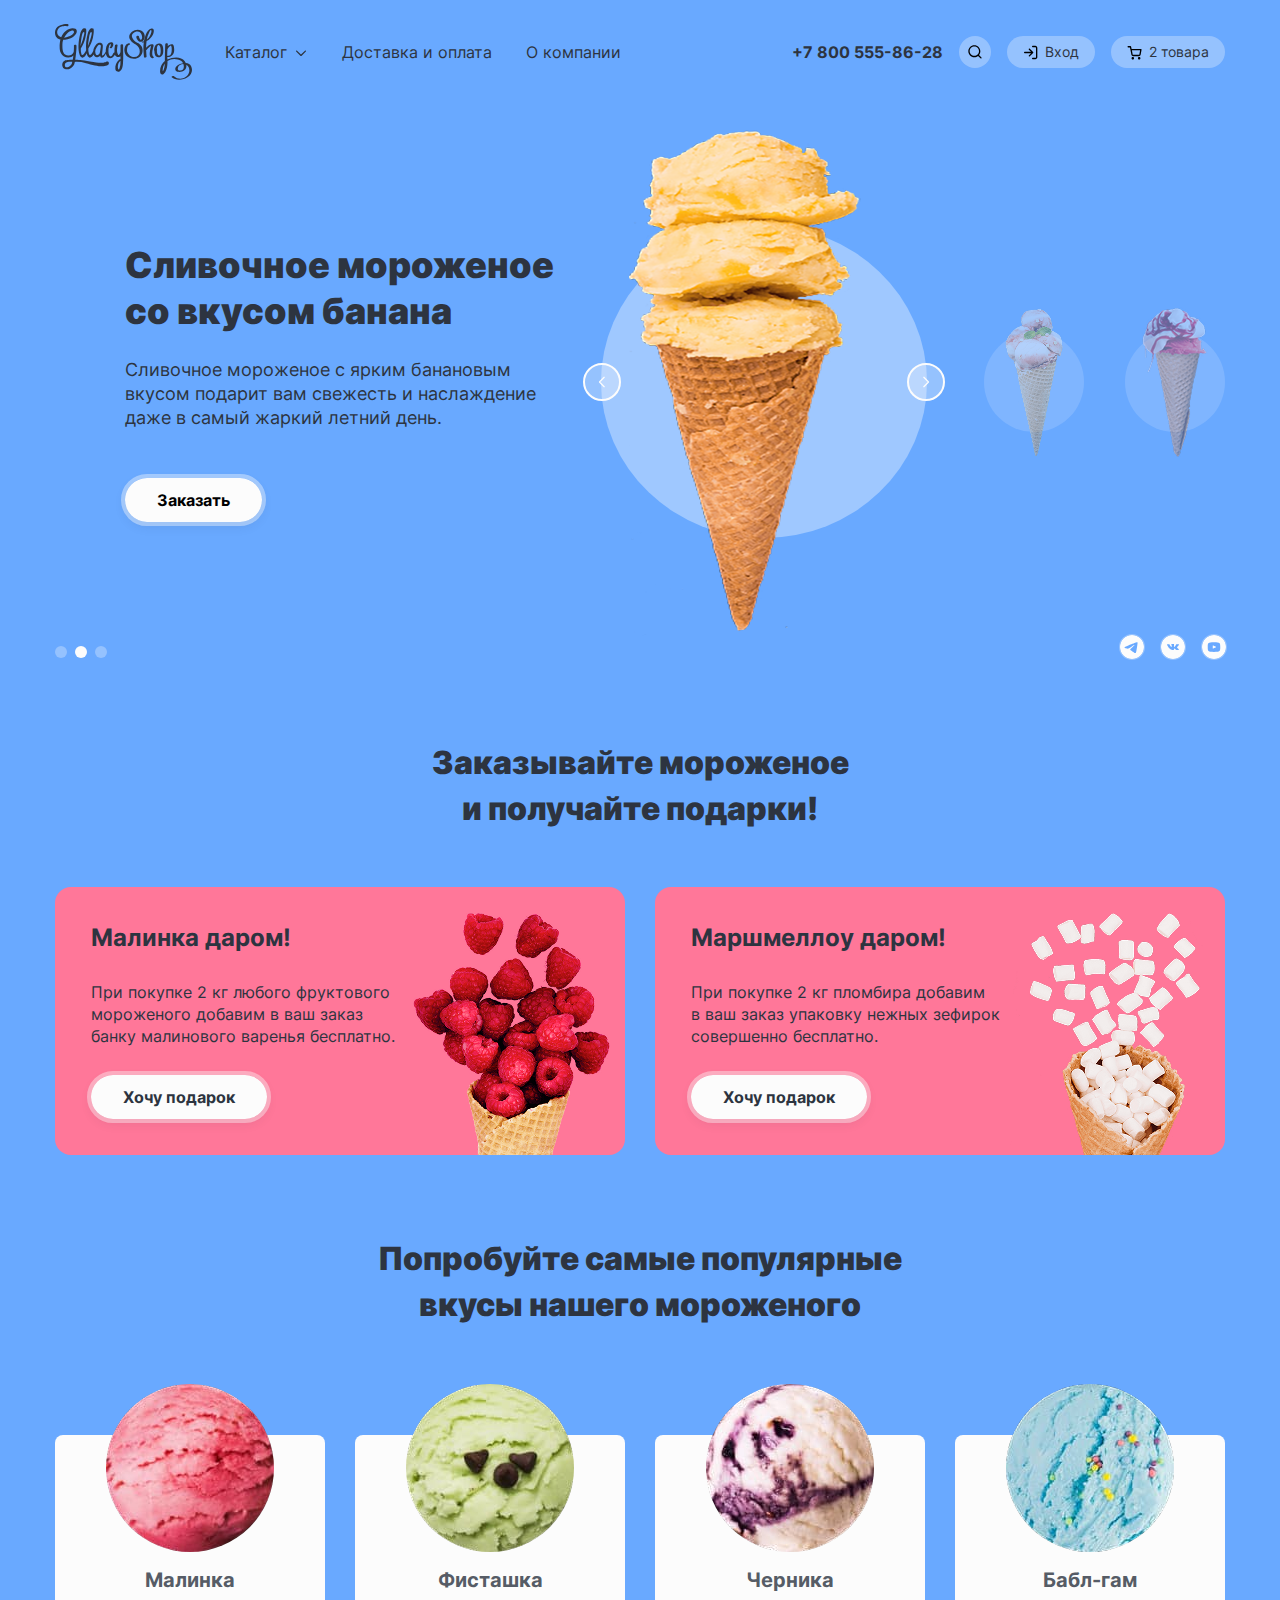
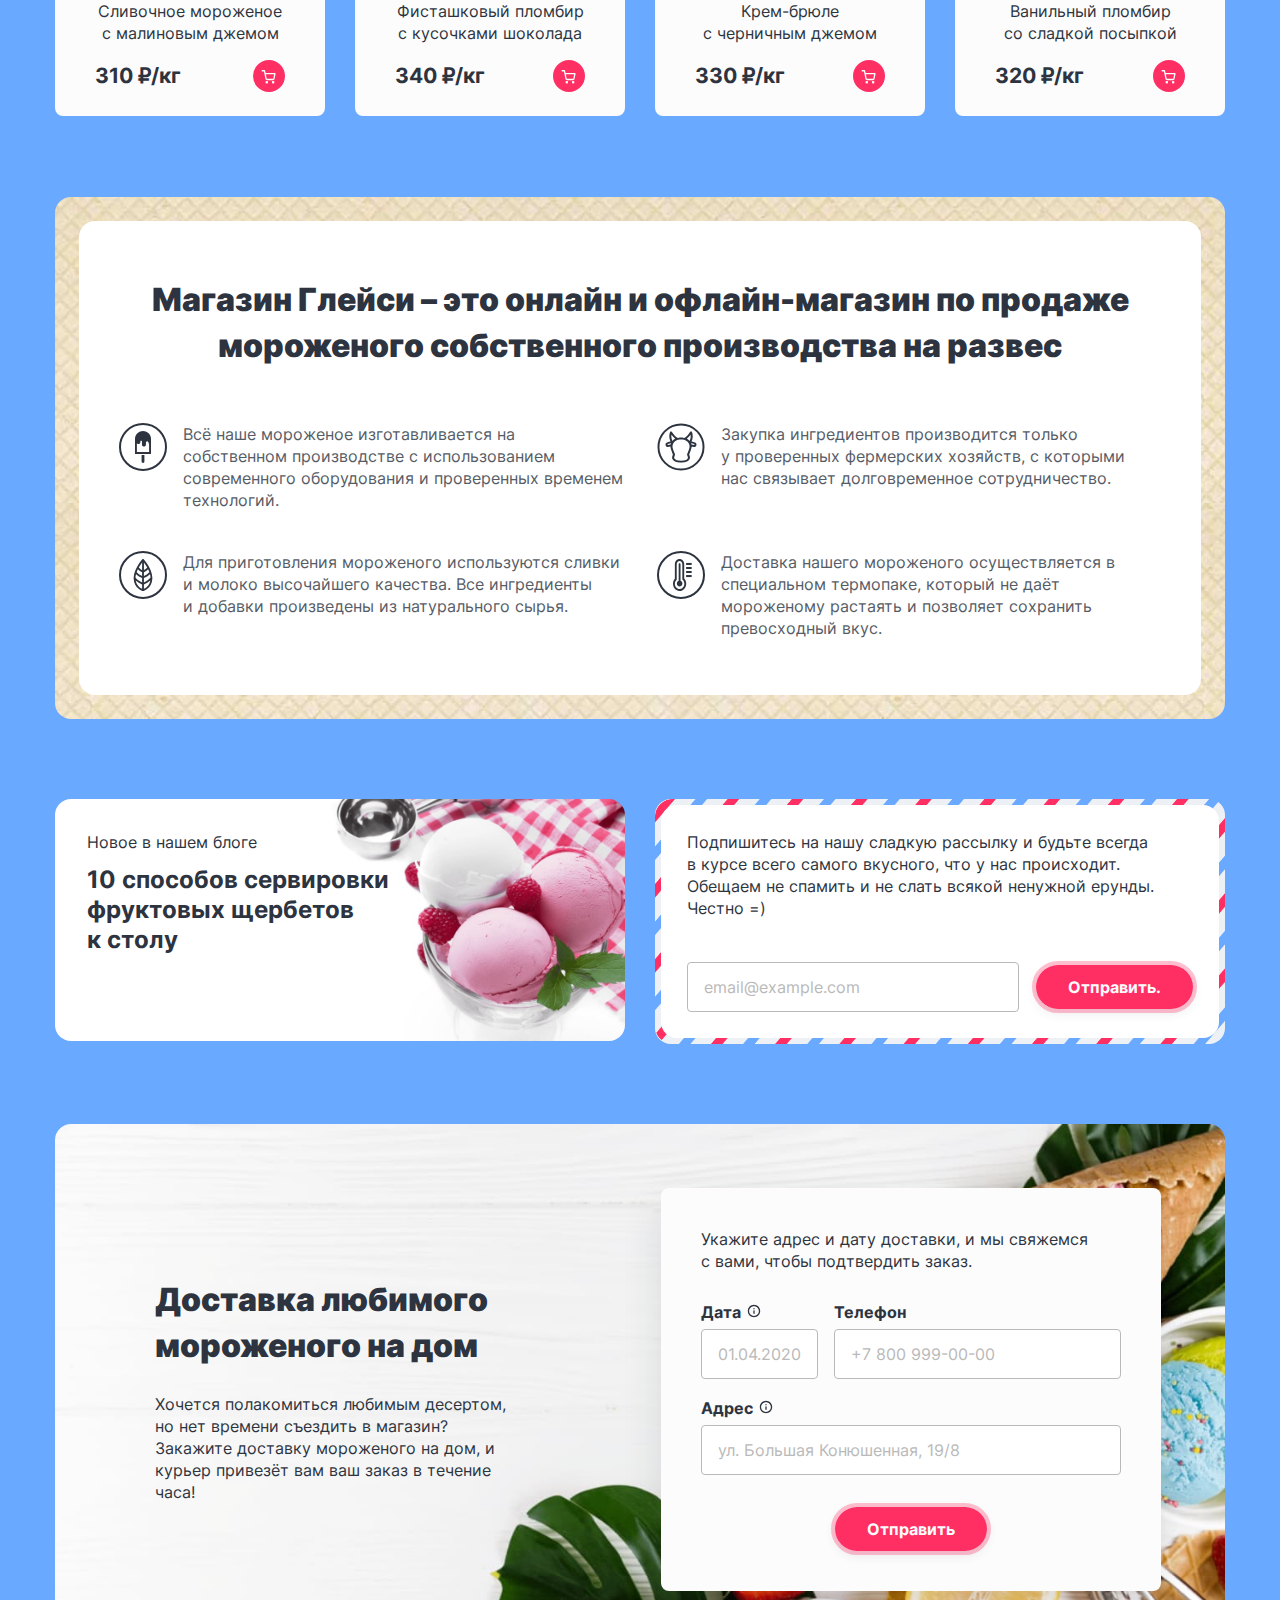
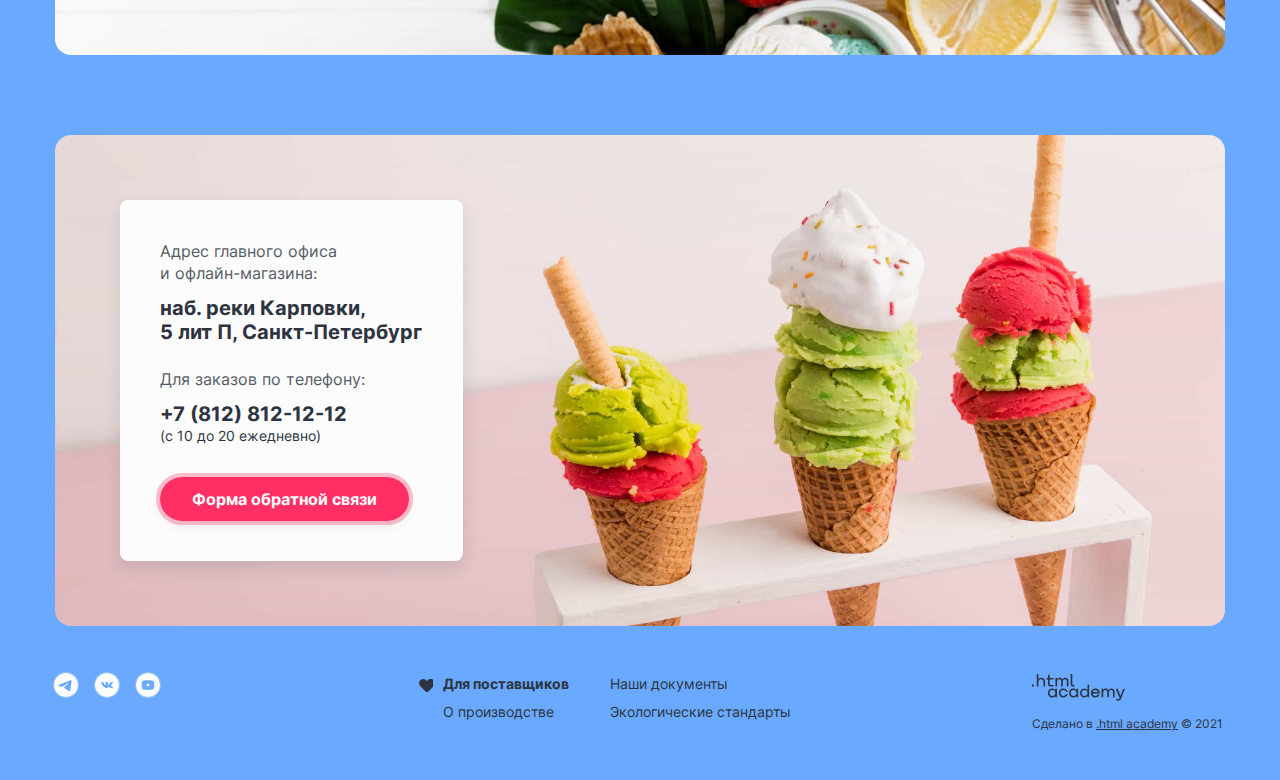
<file: slide2.html>
<!DOCTYPE html>
<html lang="ru">
<head>
  <meta charset="UTF-8">
  <meta name="viewport" content="width=device-width, initial-scale=1.0">
  <title>Gllacy</title>
  <link rel="stylesheet" href="style/style.css">
  <link rel="icon" href="favicon.ico" type="image/x-icon">
</head>
<body class="page page--slade2">
  <header class="page-header">
    <div class="wrap">
      <nav class="main-nav">
        <a class="main-nav__logo" href="index.html">
          <img src="img/main-logo.svg" alt="Логотип интернет-магазина мороженного 'Gllacy Shop'" width="137" height="56">
        </a>
        <ul class="main-nav__list site-list">
          <li class="site-list__item">
            <a class="site-list__link site-list__link--catalog" href="catalog.html">Каталог</a>

            <!-- поповер для каталога -->
            <div class="popover popover-catalog popover-close">
              <div class="popover-catalog__content">
                <ul class="popover-catalog__list">
                  <li class="popover-catalog__item">
                    <a class="popover-catalog__link" href="#">Новинки</a>
                  </li>
                  <li class="popover-catalog__item">
                    <a class="popover-catalog__link" href="#">Сливочное</a>
                  </li>
                  <li class="popover-catalog__item">
                    <a class="popover-catalog__link popover-catalog__link--current" href="#">Щербеты</a>
                  </li>
                  <li class="popover-catalog__item">
                    <a class="popover-catalog__link" href="#">Фруктовый лед</a>
                  </li>
                  <li class="popover-catalog__item">
                    <a class="popover-catalog__link" href="#">Мелорин</a>
                  </li>
                </ul>
              </div>
            </div>

          </li>
          <li class="site-list__item">
            <a class="site-list__link" href="#">Доставка и оплата</a>
          </li>
          <li class="site-list__item">
            <a class="site-list__link" href="#">О компании</a>
          </li>
        </ul>
        <a class="main-nav__phone" href="tel:78005558628">+7 800 555-86-28</a>
        <ul class="main-nav__list user-list">
          <li class="user-list__item">
            <a class="user-list__link user-list__link--search" href="#">
              <svg width="14" height="14" viewBox="0 0 14 14" fill="none" aria-hidden="true" xmlns="http://www.w3.org/2000/svg">
                <path fill-rule="evenodd" clip-rule="evenodd" d="M1.66329 6.18794C1.66329 3.61061 3.75263 1.52128 6.32996 1.52128C8.90729 1.52128 10.9966 3.61061 10.9966 6.18794C10.9966 7.44522 10.4994 8.58636 9.69093 9.42549C9.66808 9.44305 9.64612 9.46229 9.62519 9.48321C9.60427 9.50413 9.58503 9.5261 9.56748 9.54894C8.72835 10.3574 7.58722 10.8546 6.32996 10.8546C3.75263 10.8546 1.66329 8.76527 1.66329 6.18794ZM10.0751 10.8759C9.04862 11.697 7.74662 12.1879 6.32996 12.1879C3.01625 12.1879 0.329956 9.50165 0.329956 6.18794C0.329956 2.87423 3.01625 0.187943 6.32996 0.187943C9.64367 0.187943 12.33 2.87423 12.33 6.18794C12.33 7.60463 11.839 8.90663 11.0179 9.93308L13.468 12.3832C13.7284 12.6436 13.7284 13.0657 13.468 13.326C13.2077 13.5864 12.7855 13.5864 12.5252 13.326L10.0751 10.8759Z" fill="#000000"/>
              </svg>
              <span class="visually-hidden">Поиск.</span>
            </a>

            <!-- поповер для поиска -->
            <div class="popover popover-search popover-close">
              <div class="popover-search__content">
                <h2 class="visually-hidden">Поиск по сайту.</h2>
                <form class="popover-search__form" action="https://echo.htmlacademy.ru/" method="post">
                  <label class="visually-hidden">Строка поиска по сайту.</label>
                  <input class="popover-search__input field" type="text" placeholder="Поиск по сайту">
                  <button class="visually-hidden" type="submit">Отправить.</button>
                </form>
              </div>
            </div>

          </li>
          <li class="user-list__item">
            <a class="user-list__link user-list__link--login" href="#">
              <svg width="16" height="17" viewBox="0 0 16 17" fill="none" aria-hidden="true" xmlns="http://www.w3.org/2000/svg">
                <path fill-rule="evenodd" clip-rule="evenodd" d="M9 2.52461C9 2.15642 9.29848 1.85794 9.66667 1.85794H12.3333C12.8638 1.85794 13.3725 2.06865 13.7475 2.44373C14.1226 2.8188 14.3333 3.32751 14.3333 3.85794V13.1913C14.3333 13.7217 14.1226 14.2304 13.7475 14.6055C13.3725 14.9806 12.8638 15.1913 12.3333 15.1913H9.66667C9.29848 15.1913 9 14.8928 9 14.5246C9 14.1564 9.29848 13.8579 9.66667 13.8579H12.3333C12.5101 13.8579 12.6797 13.7877 12.8047 13.6627C12.9298 13.5377 13 13.3681 13 13.1913V3.85794C13 3.68113 12.9298 3.51156 12.8047 3.38654C12.6797 3.26151 12.5101 3.19127 12.3333 3.19127H9.66667C9.29848 3.19127 9 2.8928 9 2.52461ZM5.86189 4.71987C6.12224 4.45952 6.54435 4.45952 6.8047 4.71987L10.1338 8.04897C10.1509 8.06579 10.1671 8.08353 10.1824 8.1021C10.2142 8.1409 10.2411 8.18246 10.2628 8.22589C10.3079 8.31575 10.3333 8.41721 10.3333 8.52461C10.3333 8.63323 10.3074 8.73579 10.2613 8.8264C10.241 8.86635 10.2164 8.90469 10.1876 8.94072C10.1708 8.96172 10.1527 8.98169 10.1335 9.0005L6.8047 12.3293C6.54435 12.5897 6.12224 12.5897 5.86189 12.3293C5.60154 12.069 5.60154 11.6469 5.86189 11.3865L8.05715 9.19127H1.66667C1.29848 9.19127 1 8.8928 1 8.52461C1 8.15642 1.29848 7.85794 1.66667 7.85794H8.05715L5.86189 5.66268C5.60154 5.40233 5.60154 4.98022 5.86189 4.71987Z" fill="#000000"/>
              </svg>
              <span class="user-list__text">Вход</span>
            </a>

            <!-- поповер для входа -->
            <div class="popover popover-login popover-close">
              <div class="popover-login__content">
                <h2 class="popover-login__title">Личный кабинет</h2>
                <form class="popover-login__form" action="https://echo.htmlacademy.ru/" method="post">
                  <p class="popover-login__field">
                    <label class="visually-hidden">Почта.</label>
                    <input type="email" class="popover-login__input field" name="popover-login" placeholder="email@example.com">
                  </p>
                  <p class="popover-login__field">
                    <label class="visually-hidden">Пароль.</label>
                    <input type="password" class="popover-login__input field" name="popover-pass" placeholder="*******">
                  </p>
                  <div class="popover-login__option">
                    <button class="button button--red popover-login__button">Войти</button>
                    <div class="popover-login__inner">
                      <a class="popover-login__forget" href="#">Забыли пароль?</a>
                      <a class="popover-login__reg" href="#">Регистрация</a>
                    </div>
                  </div>
                </form>
              </div>
            </div>

          </li>
          <li class="user-list__item">
            <a class="user-list__link user-list__link--cart" href="#">
              <svg width="16" height="17" viewBox="0 0 16 17" fill="none" aria-hidden="true" xmlns="http://www.w3.org/2000/svg">
                <path fill-rule="evenodd" clip-rule="evenodd" d="M1.16667 2.10794C0.798477 2.10794 0.5 2.40642 0.5 2.77461C0.5 3.1428 0.798477 3.44127 1.16667 3.44127H2.93794L3.40537 5.77666C3.40821 5.79461 3.41176 5.81232 3.416 5.82976L4.38338 10.6631L4.3835 10.6637C4.46706 11.0837 4.69562 11.4609 5.02921 11.7295C5.36111 11.9967 5.77595 12.1393 6.20183 12.1328H11.8225C12.2484 12.1393 12.6633 11.9967 12.9952 11.7295C13.3289 11.4608 13.5575 11.0833 13.641 10.6631L13.641 10.6631L13.642 10.6581L14.5691 5.79666C14.6063 5.60149 14.5545 5.39989 14.4279 5.24681C14.3012 5.09372 14.1129 5.00511 13.9142 5.00511H4.61072L4.1381 2.64377C4.07574 2.3322 3.80215 2.10794 3.4844 2.10794H1.16667ZM5.69098 10.4024L4.87759 6.33844H13.1084L12.3328 10.4053C12.31 10.5178 12.2485 10.6188 12.1591 10.6909C12.0691 10.7633 11.9565 10.8018 11.841 10.7996L11.841 10.7994H11.8282H6.19614V10.7993L6.18337 10.7996C6.06787 10.8018 5.95528 10.7633 5.8653 10.6909C5.77531 10.6184 5.71368 10.5166 5.69117 10.4033L5.69098 10.4024ZM4.55739 14.3634C4.55739 13.6754 5.1151 13.1177 5.80307 13.1177C6.49105 13.1177 7.04876 13.6754 7.04876 14.3634C7.04876 15.0513 6.49105 15.6091 5.80307 15.6091C5.1151 15.6091 4.55739 15.0513 4.55739 14.3634ZM10.9307 14.3634C10.9307 13.6754 11.4884 13.1177 12.1764 13.1177C12.8644 13.1177 13.4221 13.6754 13.4221 14.3634C13.4221 15.0513 12.8644 15.6091 12.1764 15.6091C11.4884 15.6091 10.9307 15.0513 10.9307 14.3634Z" fill="#000000"/>
              </svg>
              <span class="user-list__text">2 товара</span>
            </a>

            <!-- поповер для корзины с товарами-->
            <div class="popover popover-cart popover-close">
              <div class="popover-cart__content">
                <h2 class="popover-cart__title">Корзина</h2>
                <ul class="popover-cart__list">
                  <li class="popover-cart__item">
                    <img class="popover-cart__img" src="img/ice_cream1.jpg" alt="Сливочное мороженое с малиновым джемом" width="46" height="46">
                    <div class="popover-cart__inner">
                      <h3 class="popover-cart__subtitle">Малинка</h3>
                      <p class="popover-cart__quantity">1 кг х 310 ₽</p>
                    </div>
                    <b class="popover-cart__price">310 ₽</b>
                    <button class="popover-cart__close" type="button">
                      <span class="visually-hidden">Закрыть поповер корзины.</span>
                    </button>
                  </li>
                  <li class="popover-cart__item">
                    <img class="popover-cart__img" src="img/ice_cream4.jpg" alt="Ванильный пломбир со сладкой посыпкой" width="46" height="46">
                    <div class="popover-cart__inner">
                      <h3 class="popover-cart__subtitle">Бабл-гам</h3>
                      <p class="popover-cart__quantity">1,5 кг х 320 ₽</p>
                    </div>
                    <b class="popover-cart__price">480 ₽</b>
                    <button class="popover-cart__close" type="button">
                      <span class="visually-hidden">Закрыть поповер корзины.</span>
                    </button>
                  </li>
                </ul>
                <div class="index-row">
                  <button class="button button--red popover-cart__button">Оформить заказ</button>
                  <b class="popover-cart__total">Итого: 790 ₽</b>
                </div>
              </div>
            </div>

            <!-- поповер для пустой корзины -->
            <div class="popover popover-empty-cart popover-close">
              <div class="popover-empty-cart__content">
                <p class="popover-empty-cart__text">Ваша корзина пока пуста</p>
              </div>
            </div>

          </li>
        </ul>
      </nav>
    </div>
  </header>
  <main class="page-main">
    <div class="wrap">
      <h1 class="visually-hidden">Магазин Глейси – это онлайн и офлайн-магазин по продаже мороженого собственного производства на развес.</h1>
      <section class="page-main__promo promo">
        <div class="promo__main">
          <div class="promo__description">
            <h2 class="promo__description__title">Сливочное мороженое со вкусом банана</h2>
            <p class="promo__description__text">Сливочное мороженое с ярким банановым вкусом подарит вам свежесть и наслаждение даже в самый жаркий летний день.</p>
            <button class="promo__description__button button button--white">Заказать</button>
          </div>
          <div class="promo__slider">
            <ol class="promo__slider__list">
              <li class="promo__slider__item promo__slider__item--active promo__slider__item--slide2-active">
                <img class="promo__slider__img" src="img/slider-icecream-big2.png" alt="Нежный пломбир c клубничным джемом" width="234" height="507">
                <button class="promo__slider-prev" type="button">
                  <svg width="17" height="16" viewBox="0 0 17 16" fill="#FCFCFC" aria-hidden="true" xmlns="http://www.w3.org/2000/svg">
                    <path fill-rule="evenodd" clip-rule="evenodd" d="M9.71044 13.1352C9.97014 13.3949 10.3912 13.3949 10.6509 13.1352C10.9106 12.8755 10.9106 12.4545 10.6509 12.1948L6.44961 7.99351L10.6509 3.79219C10.9106 3.53249 10.9106 3.11144 10.6509 2.85174C10.3912 2.59204 9.97017 2.59204 9.71048 2.85174L5.04176 7.52045C5.04081 7.52139 5.03987 7.52233 5.03892 7.52328C4.77922 7.78298 4.77922 8.20403 5.03892 8.46373L9.71044 13.1352Z"/>
                  </svg>
                  <span class="visually-hidden">Кнопка назад.</span>
                </button>
                <button class="promo__slider-next" type="button">
                  <svg width="17" height="16" viewBox="0 0 17 16" fill="#FCFCFC" aria-hidden="true" xmlns="http://www.w3.org/2000/svg">
                    <path fill-rule="evenodd" clip-rule="evenodd" d="M9.71044 13.1352C9.97014 13.3949 10.3912 13.3949 10.6509 13.1352C10.9106 12.8755 10.9106 12.4545 10.6509 12.1948L6.44961 7.99351L10.6509 3.79219C10.9106 3.53249 10.9106 3.11144 10.6509 2.85174C10.3912 2.59204 9.97017 2.59204 9.71048 2.85174L5.04176 7.52045C5.04081 7.52139 5.03987 7.52233 5.03892 7.52328C4.77922 7.78298 4.77922 8.20403 5.03892 8.46373L9.71044 13.1352Z"/>
                  </svg>
                  <span class="visually-hidden">Кнопка вперед.</span>
                </button>
                <span class="visually-hidden">1 фото.</span>
              </li>
              <li class="promo__slider__item promo__slider__item--slide2">
                <img class="promo__slider__img" src="img/slider-icecream_little3.png" alt="Карамельный пломбир с маршмеллоу" width="66" height="150">
                <span class="visually-hidden">2 фото.</span>
              </li>
              <li class="promo__slider__item promo__slider__item--slide2">
                <img class="promo__slider__img" src="img/slider-icecream_little1.png" alt="Нежный пломбир с клубничным джемом" width="66" height="150">
                <span class="visually-hidden">3 фото.</span>
              </li>
            </ol>
          </div>
        </div>
        <div class="promo__footer">
          <ol class="promo__slider-bullets">
            <li class="promo__slider-item">
              <a class="promo__pagination-button" href="index.html">
                <span class="visually-hidden">1 фото.</span>
              </a>
            </li>
            <li class="promo__slider-item">
              <a class="promo__pagination-button promo__pagination-button--current" href="slide2.html">
                <span class="visually-hidden">2 фото.</span>
              </a>
            </li>
            <li class="promo__slider-item">
              <a class="promo__pagination-button" href="slide3.html">
                <span class="visually-hidden">3 фото.</span>
              </a>
            </li>
          </ol>
          <section class="promo__footer social">
            <h2 class="visually-hidden">Наши социальные сети.</h2>
            <ul class="social__list">
              <li class="social__item">
                <a class="social__link" href="https://t.me/htmlacademy">
                  <svg width="24" height="24" viewBox="0 0 24 24" fill="none" aria-hidden="true" xmlns="http://www.w3.org/2000/svg">
                    <path fill-rule="evenodd" clip-rule="evenodd" d="M24 12C24 18.627 18.627 24 12 24C5.373 24 0 18.627 0 12C0 5.373 5.373 0 12 0C18.627 0 24 5.373 24 12ZM12.43 8.859C11.263 9.344 8.93 10.349 5.432 11.873C4.864 12.099 4.566 12.32 4.539 12.536C4.493 12.902 4.951 13.046 5.573 13.241C5.658 13.268 5.746 13.295 5.836 13.325C6.449 13.524 7.273 13.757 7.701 13.766C8.09 13.774 8.524 13.614 9.003 13.286C12.271 11.079 13.958 9.964 14.064 9.94C14.139 9.923 14.243 9.901 14.313 9.964C14.383 10.026 14.376 10.144 14.369 10.176C14.323 10.369 12.529 12.038 11.599 12.902C11.309 13.171 11.104 13.362 11.062 13.406C10.968 13.503 10.872 13.596 10.78 13.685C10.21 14.233 9.784 14.645 10.804 15.317C11.294 15.64 11.686 15.907 12.077 16.173C12.504 16.464 12.93 16.754 13.482 17.116C13.622 17.208 13.756 17.303 13.887 17.396C14.384 17.751 14.831 18.069 15.383 18.019C15.703 17.989 16.035 17.688 16.203 16.789C16.6 14.663 17.382 10.059 17.563 8.161C17.574 8.00341 17.5673 7.84509 17.543 7.689C17.5285 7.56293 17.4671 7.44693 17.371 7.364C17.228 7.247 17.006 7.222 16.906 7.224C16.455 7.232 15.763 7.473 12.43 8.859Z" fill="#FCFCFC"/>
                    </svg>
                  <span class="visually-hidden">Telegram.</span>
                </a>
              </li>
              <li class="social__item">
                <a class="social__link" href="https://vk.com/htmlacademy">
                  <svg width="24" height="24" viewBox="0 0 24 24" fill="none" aria-hidden="true" xmlns="http://www.w3.org/2000/svg">
                    <path fill-rule="evenodd" clip-rule="evenodd" d="M24 12C24 18.6274 18.6274 24 12 24C5.37258 24 0 18.6274 0 12C0 5.37258 5.37258 0 12 0C18.6274 0 24 5.37258 24 12ZM12.5884 14.9749H11.8711C11.8711 14.9749 10.2885 15.0584 8.89479 13.7867C7.37486 12.3995 6.03249 9.64702 6.03249 9.64702C6.03249 9.64702 5.95511 9.46654 6.03917 9.3793C6.13366 9.28121 6.39106 9.27493 6.39106 9.27493L8.10567 9.26508C8.10567 9.26508 8.26727 9.28878 8.38294 9.36317C8.47824 9.42457 8.53167 9.53936 8.53167 9.53936C8.53167 9.53936 8.80878 10.1536 9.17581 10.7093C9.89212 11.7942 10.2258 12.0315 10.469 11.9152C10.8233 11.7458 10.7171 10.3816 10.7171 10.3816C10.7171 10.3816 10.7236 9.88646 10.5387 9.66601C10.3955 9.4951 10.1254 9.44527 10.0062 9.43128C9.90971 9.42 10.0681 9.22367 10.2733 9.13558C10.5819 9.00308 11.1268 8.99551 11.7706 9.00136C12.2722 9.00579 12.4165 9.0332 12.6127 9.07475C13.0677 9.17105 13.0536 9.47963 13.0229 10.1454C13.0138 10.3444 13.0032 10.5752 13.0032 10.8418C13.0032 10.9018 13.0012 10.9657 12.9991 11.0315C12.9885 11.3725 12.9763 11.7629 13.2324 11.908C13.3637 11.9822 13.6849 11.9191 14.4884 10.7233C14.8693 10.1566 15.1549 9.49024 15.1549 9.49024C15.1549 9.49024 15.2173 9.37145 15.3142 9.32048C15.4134 9.26851 15.5472 9.2845 15.5472 9.2845L17.3515 9.27465C17.3515 9.27465 17.8937 9.21796 17.9815 9.43242C18.0735 9.65758 17.7788 10.1833 17.0417 11.0444C16.3463 11.8567 16.006 12.1587 16.0328 12.4236C16.0527 12.6198 16.2739 12.7957 16.7015 13.1436C17.5897 13.8661 17.8264 14.2455 17.8827 14.3357C17.8872 14.343 17.8906 14.3484 17.893 14.3519C18.2905 14.9296 17.4522 14.9749 17.4522 14.9749L15.8497 14.9944C15.8497 14.9944 15.5053 15.0543 15.0521 14.7814C14.8151 14.6388 14.5833 14.406 14.3626 14.1842C14.0251 13.8451 13.7131 13.5316 13.4469 13.6056C13.0002 13.7298 13.0143 14.5734 13.0143 14.5734C13.0143 14.5734 13.0175 14.7536 12.9157 14.8495C12.8051 14.954 12.5884 14.9749 12.5884 14.9749Z" fill="#FCFCFC"/>
                    </svg>
                  <span class="visually-hidden">Vkontakte.</span>
                </a>
              </li>
              <li class="social__item">
                <a class="social__link" href="https://www.youtube.com/user/htmlacademyru">
                  <svg width="24" height="24" viewBox="0 0 24 24" fill="none" aria-hidden="true" xmlns="http://www.w3.org/2000/svg">
                    <path d="M14.0037 11.7913L11.1963 10.4813C10.9513 10.3675 10.75 10.495 10.75 10.7662V13.2338C10.75 13.505 10.9513 13.6325 11.1963 13.5188L14.0025 12.2087C14.2488 12.0938 14.2487 11.9063 14.0037 11.7913ZM12 0C5.3725 0 0 5.3725 0 12C0 18.6275 5.3725 24 12 24C18.6275 24 24 18.6275 24 12C24 5.3725 18.6275 0 12 0ZM12 16.875C5.8575 16.875 5.75 16.3213 5.75 12C5.75 7.67875 5.8575 7.125 12 7.125C18.1425 7.125 18.25 7.67875 18.25 12C18.25 16.3213 18.1425 16.875 12 16.875Z" fill="#FCFCFC"/>
                    </svg>
                  <span class="visually-hidden">Youtube.</span>
                </a>
              </li>
            </ul>
          </section>
        </div>
      </section>
      <section class="page-main__offers offers">
        <h2 class="offers__title">Заказывайте мороженое <br>и получайте подарки!</h2>
        <ul class="offers__list">
          <li class="offers__item offers__item--raspberry">
            <h3 class="offers__subtitle">Малинка даром!</h3>
            <p class="offers__offer">При покупке 2 кг любого фруктового мороженого добавим в ваш заказ банку малинового варенья бесплатно.</p>
            <a class="offers__button button button--white" href="#">Хочу подарок</a>
          </li>
          <li class="offers__item offers__item--marshmallows">
            <h3 class="offers__subtitle">Маршмеллоу даром!</h3>
            <p class="offers__offer">При покупке 2 кг пломбира добавим <br>в ваш заказ упаковку нежных зефирок совершенно бесплатно.</p>
            <a class="offers__button button button--white" href="#">Хочу подарок</a>
          </li>
        </ul>
      </section>
      <section class="page-main__cards cards">
        <h2 class="cards__title">Попробуйте самые популярные <br> вкусы нашего мороженого</h2>
        <ul class="cards__list">
          <li class="cards__item">
            <h3 class="cards__subtitle">Малинка</h3>
            <img class="cards__img" src="img/ice_cream1.jpg" alt="Сливочное мороженое с малиновым джемом" width="168" height="168">
            <p class="cards__description">Сливочное мороженое с малиновым джемом</p>
            <b class="cards__price">310 ₽/кг</b>
            <button class="cards__to-cart">
              <svg width="16" height="17" viewBox="0 0 16 17" fill="#FCFCFC" aria-hidden="true" xmlns="http://www.w3.org/2000/svg">
                <path fill-rule="evenodd" clip-rule="evenodd" d="M1.16667 2.10794C0.798477 2.10794 0.5 2.40642 0.5 2.77461C0.5 3.1428 0.798477 3.44127 1.16667 3.44127H2.93794L3.40537 5.77666C3.40821 5.79461 3.41176 5.81232 3.416 5.82976L4.38338 10.6631L4.3835 10.6637C4.46706 11.0837 4.69562 11.4609 5.02921 11.7295C5.36111 11.9967 5.77595 12.1393 6.20183 12.1328H11.8225C12.2484 12.1393 12.6633 11.9967 12.9952 11.7295C13.3289 11.4608 13.5575 11.0833 13.641 10.6631L13.641 10.6631L13.642 10.6581L14.5691 5.79666C14.6063 5.60149 14.5545 5.39989 14.4279 5.24681C14.3012 5.09372 14.1129 5.00511 13.9142 5.00511H4.61072L4.1381 2.64377C4.07574 2.3322 3.80215 2.10794 3.4844 2.10794H1.16667ZM5.69098 10.4024L4.87759 6.33844H13.1084L12.3328 10.4053C12.31 10.5178 12.2485 10.6188 12.1591 10.6909C12.0691 10.7633 11.9565 10.8018 11.841 10.7996L11.841 10.7994H11.8282H6.19614V10.7993L6.18337 10.7996C6.06787 10.8018 5.95528 10.7633 5.8653 10.6909C5.77531 10.6184 5.71368 10.5166 5.69117 10.4033L5.69098 10.4024ZM4.55739 14.3634C4.55739 13.6754 5.1151 13.1177 5.80307 13.1177C6.49105 13.1177 7.04876 13.6754 7.04876 14.3634C7.04876 15.0513 6.49105 15.6091 5.80307 15.6091C5.1151 15.6091 4.55739 15.0513 4.55739 14.3634ZM10.9307 14.3634C10.9307 13.6754 11.4884 13.1177 12.1764 13.1177C12.8644 13.1177 13.4221 13.6754 13.4221 14.3634C13.4221 15.0513 12.8644 15.6091 12.1764 15.6091C11.4884 15.6091 10.9307 15.0513 10.9307 14.3634Z"/>
              </svg>
              <span class="visually-hidden">Положить в корзину.</span>
            </button>
          </li>
          <li class="cards__item">
            <h3 class="cards__subtitle">Фисташка</h3>
            <img class="cards__img" src="img/ice_cream2.jpg" alt="Сливочное мороженое с малиновым джемом" width="168" height="168">
            <p class="cards__description">Фисташковый пломбир с кусочками шоколада</p>
            <b class="cards__price">340 ₽/кг</b>
            <button class="cards__to-cart">
              <svg width="16" height="17" viewBox="0 0 16 17" fill="#FCFCFC" aria-hidden="true" xmlns="http://www.w3.org/2000/svg">
                <path fill-rule="evenodd" clip-rule="evenodd" d="M1.16667 2.10794C0.798477 2.10794 0.5 2.40642 0.5 2.77461C0.5 3.1428 0.798477 3.44127 1.16667 3.44127H2.93794L3.40537 5.77666C3.40821 5.79461 3.41176 5.81232 3.416 5.82976L4.38338 10.6631L4.3835 10.6637C4.46706 11.0837 4.69562 11.4609 5.02921 11.7295C5.36111 11.9967 5.77595 12.1393 6.20183 12.1328H11.8225C12.2484 12.1393 12.6633 11.9967 12.9952 11.7295C13.3289 11.4608 13.5575 11.0833 13.641 10.6631L13.641 10.6631L13.642 10.6581L14.5691 5.79666C14.6063 5.60149 14.5545 5.39989 14.4279 5.24681C14.3012 5.09372 14.1129 5.00511 13.9142 5.00511H4.61072L4.1381 2.64377C4.07574 2.3322 3.80215 2.10794 3.4844 2.10794H1.16667ZM5.69098 10.4024L4.87759 6.33844H13.1084L12.3328 10.4053C12.31 10.5178 12.2485 10.6188 12.1591 10.6909C12.0691 10.7633 11.9565 10.8018 11.841 10.7996L11.841 10.7994H11.8282H6.19614V10.7993L6.18337 10.7996C6.06787 10.8018 5.95528 10.7633 5.8653 10.6909C5.77531 10.6184 5.71368 10.5166 5.69117 10.4033L5.69098 10.4024ZM4.55739 14.3634C4.55739 13.6754 5.1151 13.1177 5.80307 13.1177C6.49105 13.1177 7.04876 13.6754 7.04876 14.3634C7.04876 15.0513 6.49105 15.6091 5.80307 15.6091C5.1151 15.6091 4.55739 15.0513 4.55739 14.3634ZM10.9307 14.3634C10.9307 13.6754 11.4884 13.1177 12.1764 13.1177C12.8644 13.1177 13.4221 13.6754 13.4221 14.3634C13.4221 15.0513 12.8644 15.6091 12.1764 15.6091C11.4884 15.6091 10.9307 15.0513 10.9307 14.3634Z"/>
              </svg>
              <span class="visually-hidden">Положить в корзину.</span>
            </button>
          </li>
          <li class="cards__item">
            <h3 class="cards__subtitle">Черника</h3>
            <img class="cards__img" src="img/ice_cream3.jpg" alt="Сливочное мороженое с малиновым джемом" width="168" height="168">
            <p class="cards__description">Крем-брюле <br>с черничным джемом</p>
            <b class="cards__price">330 ₽/кг</b>
            <button class="cards__to-cart">
              <svg width="16" height="17" viewBox="0 0 16 17" fill="#FCFCFC" aria-hidden="true" xmlns="http://www.w3.org/2000/svg">
                <path fill-rule="evenodd" clip-rule="evenodd" d="M1.16667 2.10794C0.798477 2.10794 0.5 2.40642 0.5 2.77461C0.5 3.1428 0.798477 3.44127 1.16667 3.44127H2.93794L3.40537 5.77666C3.40821 5.79461 3.41176 5.81232 3.416 5.82976L4.38338 10.6631L4.3835 10.6637C4.46706 11.0837 4.69562 11.4609 5.02921 11.7295C5.36111 11.9967 5.77595 12.1393 6.20183 12.1328H11.8225C12.2484 12.1393 12.6633 11.9967 12.9952 11.7295C13.3289 11.4608 13.5575 11.0833 13.641 10.6631L13.641 10.6631L13.642 10.6581L14.5691 5.79666C14.6063 5.60149 14.5545 5.39989 14.4279 5.24681C14.3012 5.09372 14.1129 5.00511 13.9142 5.00511H4.61072L4.1381 2.64377C4.07574 2.3322 3.80215 2.10794 3.4844 2.10794H1.16667ZM5.69098 10.4024L4.87759 6.33844H13.1084L12.3328 10.4053C12.31 10.5178 12.2485 10.6188 12.1591 10.6909C12.0691 10.7633 11.9565 10.8018 11.841 10.7996L11.841 10.7994H11.8282H6.19614V10.7993L6.18337 10.7996C6.06787 10.8018 5.95528 10.7633 5.8653 10.6909C5.77531 10.6184 5.71368 10.5166 5.69117 10.4033L5.69098 10.4024ZM4.55739 14.3634C4.55739 13.6754 5.1151 13.1177 5.80307 13.1177C6.49105 13.1177 7.04876 13.6754 7.04876 14.3634C7.04876 15.0513 6.49105 15.6091 5.80307 15.6091C5.1151 15.6091 4.55739 15.0513 4.55739 14.3634ZM10.9307 14.3634C10.9307 13.6754 11.4884 13.1177 12.1764 13.1177C12.8644 13.1177 13.4221 13.6754 13.4221 14.3634C13.4221 15.0513 12.8644 15.6091 12.1764 15.6091C11.4884 15.6091 10.9307 15.0513 10.9307 14.3634Z"/>
              </svg>
              <span class="visually-hidden">Положить в корзину.</span>
            </button>
          </li>
          <li class="cards__item">
            <h3 class="cards__subtitle">Бабл-гам</h3>
            <img class="cards__img" src="img/ice_cream4.jpg" alt="Сливочное мороженое с малиновым джемом" width="168" height="168">
            <p class="cards__description">Ванильный пломбир <br>со сладкой посыпкой</p>
            <b class="cards__price">320 ₽/кг</b>
            <button class="cards__to-cart">
              <svg width="16" height="17" viewBox="0 0 16 17" fill="#FCFCFC" aria-hidden="true" xmlns="http://www.w3.org/2000/svg">
                <path fill-rule="evenodd" clip-rule="evenodd" d="M1.16667 2.10794C0.798477 2.10794 0.5 2.40642 0.5 2.77461C0.5 3.1428 0.798477 3.44127 1.16667 3.44127H2.93794L3.40537 5.77666C3.40821 5.79461 3.41176 5.81232 3.416 5.82976L4.38338 10.6631L4.3835 10.6637C4.46706 11.0837 4.69562 11.4609 5.02921 11.7295C5.36111 11.9967 5.77595 12.1393 6.20183 12.1328H11.8225C12.2484 12.1393 12.6633 11.9967 12.9952 11.7295C13.3289 11.4608 13.5575 11.0833 13.641 10.6631L13.641 10.6631L13.642 10.6581L14.5691 5.79666C14.6063 5.60149 14.5545 5.39989 14.4279 5.24681C14.3012 5.09372 14.1129 5.00511 13.9142 5.00511H4.61072L4.1381 2.64377C4.07574 2.3322 3.80215 2.10794 3.4844 2.10794H1.16667ZM5.69098 10.4024L4.87759 6.33844H13.1084L12.3328 10.4053C12.31 10.5178 12.2485 10.6188 12.1591 10.6909C12.0691 10.7633 11.9565 10.8018 11.841 10.7996L11.841 10.7994H11.8282H6.19614V10.7993L6.18337 10.7996C6.06787 10.8018 5.95528 10.7633 5.8653 10.6909C5.77531 10.6184 5.71368 10.5166 5.69117 10.4033L5.69098 10.4024ZM4.55739 14.3634C4.55739 13.6754 5.1151 13.1177 5.80307 13.1177C6.49105 13.1177 7.04876 13.6754 7.04876 14.3634C7.04876 15.0513 6.49105 15.6091 5.80307 15.6091C5.1151 15.6091 4.55739 15.0513 4.55739 14.3634ZM10.9307 14.3634C10.9307 13.6754 11.4884 13.1177 12.1764 13.1177C12.8644 13.1177 13.4221 13.6754 13.4221 14.3634C13.4221 15.0513 12.8644 15.6091 12.1764 15.6091C11.4884 15.6091 10.9307 15.0513 10.9307 14.3634Z"/>
              </svg>
              <span class="visually-hidden">Положить в корзину.</span>
            </button>
          </li>
        </ul>
      </section>
      <section class="page-main__advantages advantages">
        <h2 class="visually-hidden">Наши преимущества.</h2>
        <p class="advantages__text">Магазин Глейси – это онлайн и офлайн-магазин по продаже мороженого собственного производства на развес</p>
        <ul class="advantages__list">
          <li class="advantages__item advantages__item--ice-cream">Всё наше мороженое изготавливается на собственном производстве с использованием современного оборудования и проверенных временем технологий.</li>
          <li class="advantages__item advantages__item--cow">Закупка ингредиентов производится только<br> у проверенных фермерских хозяйств, с которыми <br>нас связывает долговременное сотрудничество.</li>
          <li class="advantages__item advantages__item--sheet">Для приготовления мороженого используются сливки <br>и молоко высочайшего качества. Все ингредиенты<br> и добавки произведены из натурального сырья.</li>
          <li class="advantages__item advantages__item--thermometr">Доставка нашего мороженого осуществляется в специальном термопаке, который не даёт мороженому растаять и позволяет сохранить превосходный вкус.</li>
        </ul>
      </section>
      <div class="index-row">
        <section class="page-main__news news">
          <h2 class="news__title">Новое в нашем блоге</h2>
          <p class="news__text">10 способов сервировки фруктовых щербетов <br>к столу</p>
        </section>
        <section class="page-main__subscribe subscribe">
          <h2 class="visually-hidden">Подписка.</h2>
          <p class="subscribe__text">Подпишитесь на нашу сладкую рассылку и будьте всегда<br> в курсе всего самого вкусного, что у нас происходит. Обещаем не спамить и не слать всякой ненужной ерунды. Честно =)</p>
          <form class="subscribe__form" action="https://echo.htmlacademy.ru/" method="post">
            <label class="visually-hidden" for="subscribe__field">Поле для адреса электронной почты.</label>
            <input id="subscribe__field" class="subscribe__input field" type="email" name="subscribe__input" placeholder="email@example.com" required>
            <button class="button button--red" type="submit">Отправить.</button>
          </form>
        </section>
      </div>
      <section class="page-main__delivery delivery">
        <div class="delivery__inner">
          <h2 class="delivery__title">Доставка любимого мороженого на дом</h2>
          <p class="delivery__text">Хочется полакомиться любимым десертом, <br>но нет времени съездить в магазин? Закажите доставку мороженого на дом, и курьер привезёт вам ваш заказ в течение часа!</p>
        </div>
        <article class="delivery__form">
          <h3 class="visually-hidden">Форма доставки.</h3>
          <p class="delivery__form-text">Укажите адрес и дату доставки, и мы свяжемся <br>с вами, чтобы подтвердить заказ.</p>
          <form class="delivery-form" action="https://echo.htmlacademy.ru/" method="post">
            <p class="delivery-form__date">
              <span class="delivery-form__label-icon">
                <label class="delivery-form__label" for="delivery-form__label-date">Дата</label>
                <button class="delivery-form__icon" type="button">
                  <span class="visually-hidden">Введите дату записи.</span>
                </button>
              </span>
              <input class="delivery-form__input field" id="delivery-form__label-date" type="text" name="delivery-form-date" placeholder="01.04.2020">
            </p>
            <p class="delivery-form__phone">
              <label class="delivery-form__label" for="delivery-form__label-phone">Телефон</label>
              <input class="delivery-form__input field" id="delivery-form__label-phone" type="text" name="delivery-form-phone" placeholder="+7 800 999-00-00">
            </p>
            <p class="delivery-form__adress">
              <span class="delivery-form__label-icon">
                <label class="delivery-form__label" for="delivery-form__label-adress">Адрес</label>
                <button class="delivery-form__icon" type="button">
                  <span class="visually-hidden">Введите адрес.</span>
                </button>
              </span>
              <input class="delivery-form__input field" id="delivery-form__label-adress" type="text" name="delivery-form-adress" placeholder="ул. Большая Конюшенная, 19/8">
            </p>
            <button class="delivery-form__button button button--red" type="submit">Отправить</button>
          </form>
        </article>
      </section>
      <section class="page-main__contacts contacts">
        <h2 class="visually-hidden">Наши контакты.</h2>
        <div class="contacts__inner">
          <h3 class="contacts__subtitle">Адрес главного офиса <br>и офлайн-магазина:</h3>
          <address class="contacts__adress">наб. реки Карповки, <br> 5 лит П, Санкт-Петербург</address>
          <h3 class="contacts__subtitle">Для заказов по телефону:</h3>
          <a class="contacts__phone" href="tel:78128121212">+7 (812) 812-12-12</a>
          <p class="contacts__time">(с 10 до 20 ежедневно)</p>
          <button class="contacts__button button button--red" type="button">Форма обратной связи</button>
        </div>
      </section>

    </div>
  </main>

  <footer class="page-footer">
    <div class="wrap index-row">
      <section class="page-footer__social social">
        <h2 class="visually-hidden">Наши социальные сети.</h2>
        <ul class="social__list">
          <li class="social__item">
            <a class="social__link" href="https://t.me/htmlacademy">
              <svg width="24" height="24" viewBox="0 0 24 24" fill="none" aria-hidden="true" xmlns="http://www.w3.org/2000/svg">
                <path fill-rule="evenodd" clip-rule="evenodd" d="M24 12C24 18.627 18.627 24 12 24C5.373 24 0 18.627 0 12C0 5.373 5.373 0 12 0C18.627 0 24 5.373 24 12ZM12.43 8.859C11.263 9.344 8.93 10.349 5.432 11.873C4.864 12.099 4.566 12.32 4.539 12.536C4.493 12.902 4.951 13.046 5.573 13.241C5.658 13.268 5.746 13.295 5.836 13.325C6.449 13.524 7.273 13.757 7.701 13.766C8.09 13.774 8.524 13.614 9.003 13.286C12.271 11.079 13.958 9.964 14.064 9.94C14.139 9.923 14.243 9.901 14.313 9.964C14.383 10.026 14.376 10.144 14.369 10.176C14.323 10.369 12.529 12.038 11.599 12.902C11.309 13.171 11.104 13.362 11.062 13.406C10.968 13.503 10.872 13.596 10.78 13.685C10.21 14.233 9.784 14.645 10.804 15.317C11.294 15.64 11.686 15.907 12.077 16.173C12.504 16.464 12.93 16.754 13.482 17.116C13.622 17.208 13.756 17.303 13.887 17.396C14.384 17.751 14.831 18.069 15.383 18.019C15.703 17.989 16.035 17.688 16.203 16.789C16.6 14.663 17.382 10.059 17.563 8.161C17.574 8.00341 17.5673 7.84509 17.543 7.689C17.5285 7.56293 17.4671 7.44693 17.371 7.364C17.228 7.247 17.006 7.222 16.906 7.224C16.455 7.232 15.763 7.473 12.43 8.859Z" fill="#FCFCFC"/>
                </svg>
              <span class="visually-hidden">Telegram.</span>
            </a>
          </li>
          <li class="social__item">
            <a class="social__link" href="https://vk.com/htmlacademy">
              <svg width="24" height="24" viewBox="0 0 24 24" fill="none" aria-hidden="true" xmlns="http://www.w3.org/2000/svg">
                <path fill-rule="evenodd" clip-rule="evenodd" d="M24 12C24 18.6274 18.6274 24 12 24C5.37258 24 0 18.6274 0 12C0 5.37258 5.37258 0 12 0C18.6274 0 24 5.37258 24 12ZM12.5884 14.9749H11.8711C11.8711 14.9749 10.2885 15.0584 8.89479 13.7867C7.37486 12.3995 6.03249 9.64702 6.03249 9.64702C6.03249 9.64702 5.95511 9.46654 6.03917 9.3793C6.13366 9.28121 6.39106 9.27493 6.39106 9.27493L8.10567 9.26508C8.10567 9.26508 8.26727 9.28878 8.38294 9.36317C8.47824 9.42457 8.53167 9.53936 8.53167 9.53936C8.53167 9.53936 8.80878 10.1536 9.17581 10.7093C9.89212 11.7942 10.2258 12.0315 10.469 11.9152C10.8233 11.7458 10.7171 10.3816 10.7171 10.3816C10.7171 10.3816 10.7236 9.88646 10.5387 9.66601C10.3955 9.4951 10.1254 9.44527 10.0062 9.43128C9.90971 9.42 10.0681 9.22367 10.2733 9.13558C10.5819 9.00308 11.1268 8.99551 11.7706 9.00136C12.2722 9.00579 12.4165 9.0332 12.6127 9.07475C13.0677 9.17105 13.0536 9.47963 13.0229 10.1454C13.0138 10.3444 13.0032 10.5752 13.0032 10.8418C13.0032 10.9018 13.0012 10.9657 12.9991 11.0315C12.9885 11.3725 12.9763 11.7629 13.2324 11.908C13.3637 11.9822 13.6849 11.9191 14.4884 10.7233C14.8693 10.1566 15.1549 9.49024 15.1549 9.49024C15.1549 9.49024 15.2173 9.37145 15.3142 9.32048C15.4134 9.26851 15.5472 9.2845 15.5472 9.2845L17.3515 9.27465C17.3515 9.27465 17.8937 9.21796 17.9815 9.43242C18.0735 9.65758 17.7788 10.1833 17.0417 11.0444C16.3463 11.8567 16.006 12.1587 16.0328 12.4236C16.0527 12.6198 16.2739 12.7957 16.7015 13.1436C17.5897 13.8661 17.8264 14.2455 17.8827 14.3357C17.8872 14.343 17.8906 14.3484 17.893 14.3519C18.2905 14.9296 17.4522 14.9749 17.4522 14.9749L15.8497 14.9944C15.8497 14.9944 15.5053 15.0543 15.0521 14.7814C14.8151 14.6388 14.5833 14.406 14.3626 14.1842C14.0251 13.8451 13.7131 13.5316 13.4469 13.6056C13.0002 13.7298 13.0143 14.5734 13.0143 14.5734C13.0143 14.5734 13.0175 14.7536 12.9157 14.8495C12.8051 14.954 12.5884 14.9749 12.5884 14.9749Z" fill="#FCFCFC"/>
                </svg>
              <span class="visually-hidden">Vkontakte.</span>
            </a>
          </li>
          <li class="social__item">
            <a class="social__link" href="https://www.youtube.com/user/htmlacademyru">
              <svg width="24" height="24" viewBox="0 0 24 24" fill="none" aria-hidden="true" xmlns="http://www.w3.org/2000/svg">
                <path d="M14.0037 11.7913L11.1963 10.4813C10.9513 10.3675 10.75 10.495 10.75 10.7662V13.2338C10.75 13.505 10.9513 13.6325 11.1963 13.5188L14.0025 12.2087C14.2488 12.0938 14.2487 11.9063 14.0037 11.7913ZM12 0C5.3725 0 0 5.3725 0 12C0 18.6275 5.3725 24 12 24C18.6275 24 24 18.6275 24 12C24 5.3725 18.6275 0 12 0ZM12 16.875C5.8575 16.875 5.75 16.3213 5.75 12C5.75 7.67875 5.8575 7.125 12 7.125C18.1425 7.125 18.25 7.67875 18.25 12C18.25 16.3213 18.1425 16.875 12 16.875Z" fill="#FCFCFC"/>
                </svg>
              <span class="visually-hidden">Youtube.</span>
            </a>
          </li>
        </ul>
      </section>
      <section class="page-footer__about about">
        <h2 class="visually-hidden">О нашем магазине.</h2>
        <ul class="about__list">
          <li class="about__item about__item--current">
            <a href="#" class="about__link">Для поставщиков</a>
          </li>
          <li class="about__item">
            <a href="#" class="about__link">Наши документы</a>
          </li>
          <li class="about__item">
            <a href="#" class="about__link">О производстве</a>
          </li>
          <li class="about__item">
            <a href="#" class="about__link">Экологические стандарты</a>
          </li>
        </ul>
      </section>
      <section class="page-footer__maker maker">
        <h2 class="visually-hidden">Производитель сайта.</h2>
        <a href="https://htmlacademy.ru/" class="maker__img-link">
          <img src="img/logo_htmlacademy.svg" alt="Производитель сайта" width="93" height="27">
        </a>
        <p class="maker__text">Сделано в <a class="maker__link" href="https://htmlacademy.ru/">.html academy</a> &copy; 2021</p>
      </section>
    </div>
  </footer>
  <div class="modal modal-close">
    <div class="modal-contacts">
      <button class="modal-contacts__button-close">
        <span class="visually-hidden">Закрыть модальное окно.</span>
      </button>
      <section class="modal-contacts__content">
        <h2 class="modal-contacts__title">Мы обязательно ответим вам!</h2>
        <form class="modal-contacts__form" action="https://echo.htmlacademy.ru/" method="post">
          <p class="modal-contacts__field">
            <label class="visually-hidden">Имя и фамилия.</label>
            <input class="modal-contacts__input field" type="text" name="modal-contacts-name" placeholder="Имя и фамилия">
          </p>
          <p class="modal-contacts__field">
            <label class="visually-hidden">Почта.</label>
            <input class="modal-contacts__input field" type="email" name="modal-contacts-mail" placeholder="email@example.com">
          </p>
          <p class="modal-contacts__options">
            <label class="visually-hidden">Текс в свободной форме.</label>
            <textarea class="modal-contacts__textarea field" name="modal-contacts-text">В свободной форме</textarea>
          </p>
          <button class="button button--red modal-contacts__button" type="submit">Отправить</button>
        </form>
      </section>
    </div>
  </div>
</body>
</html>
</file>
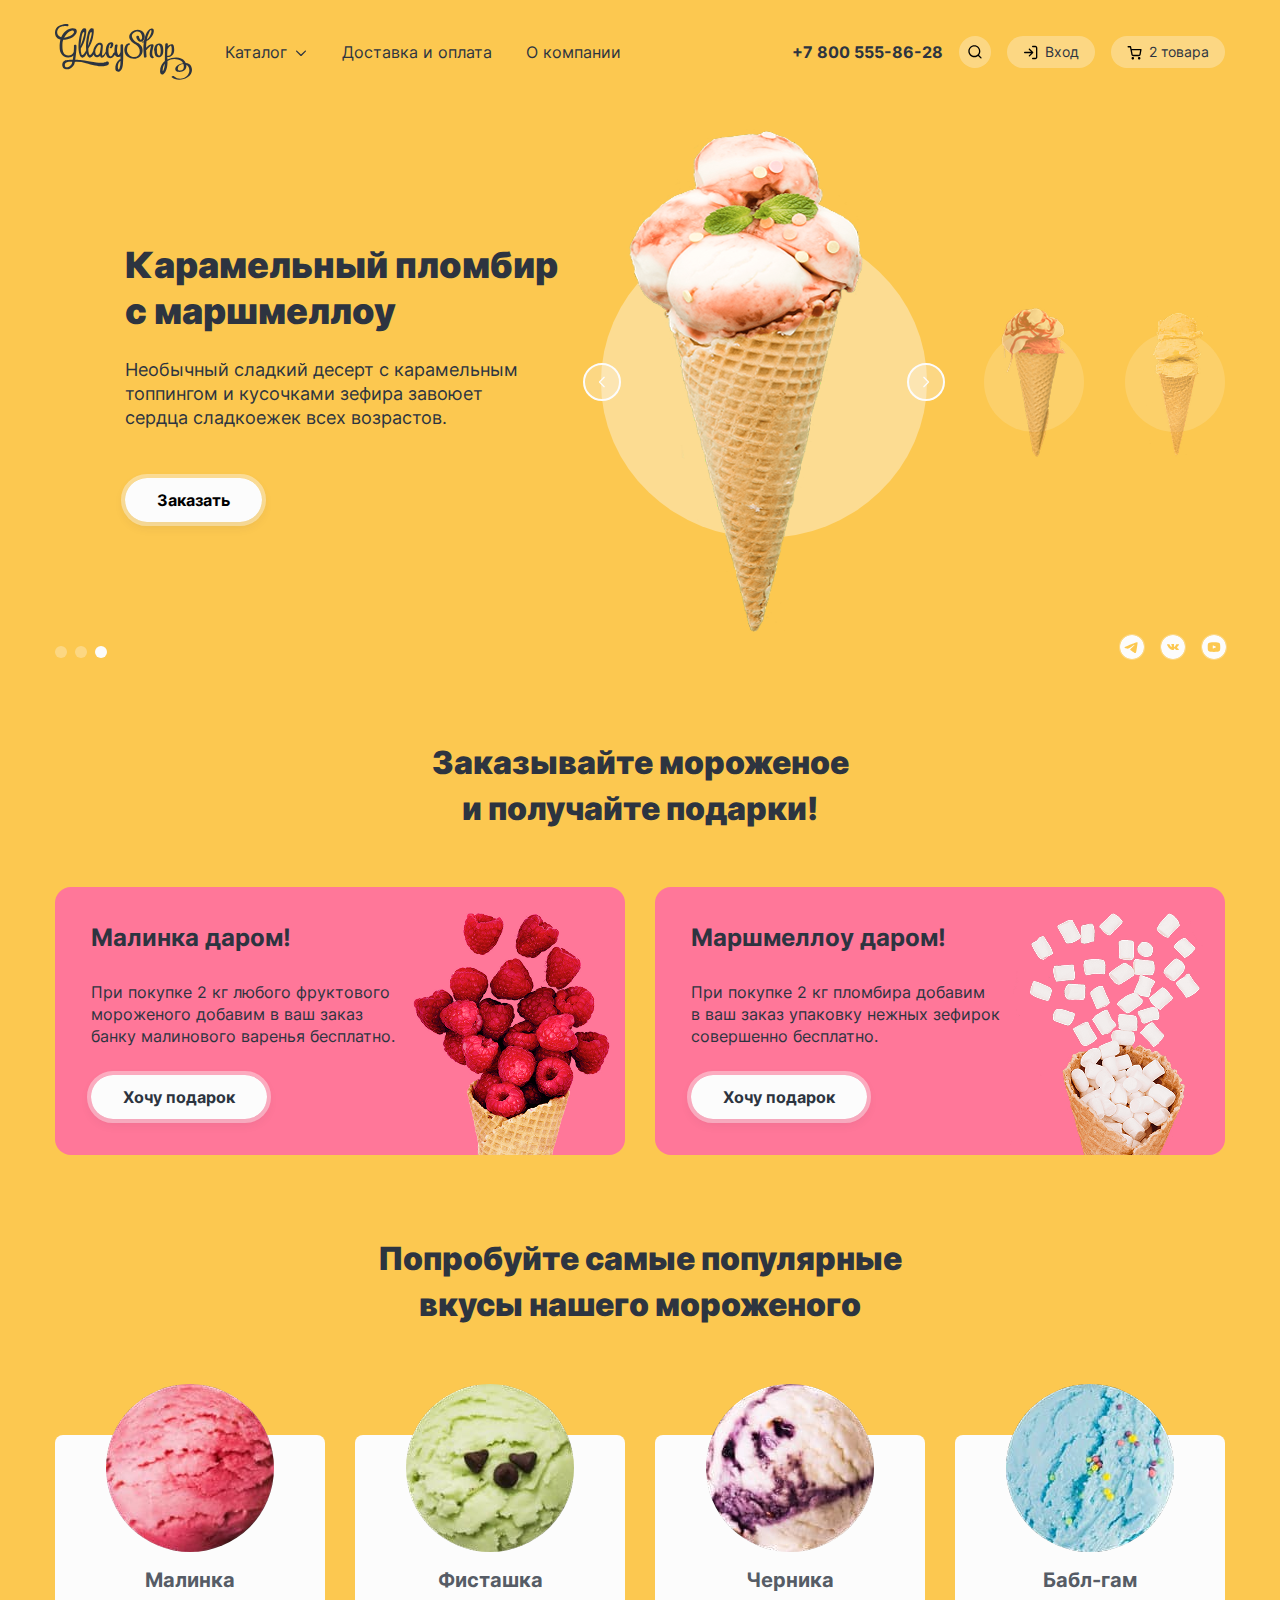
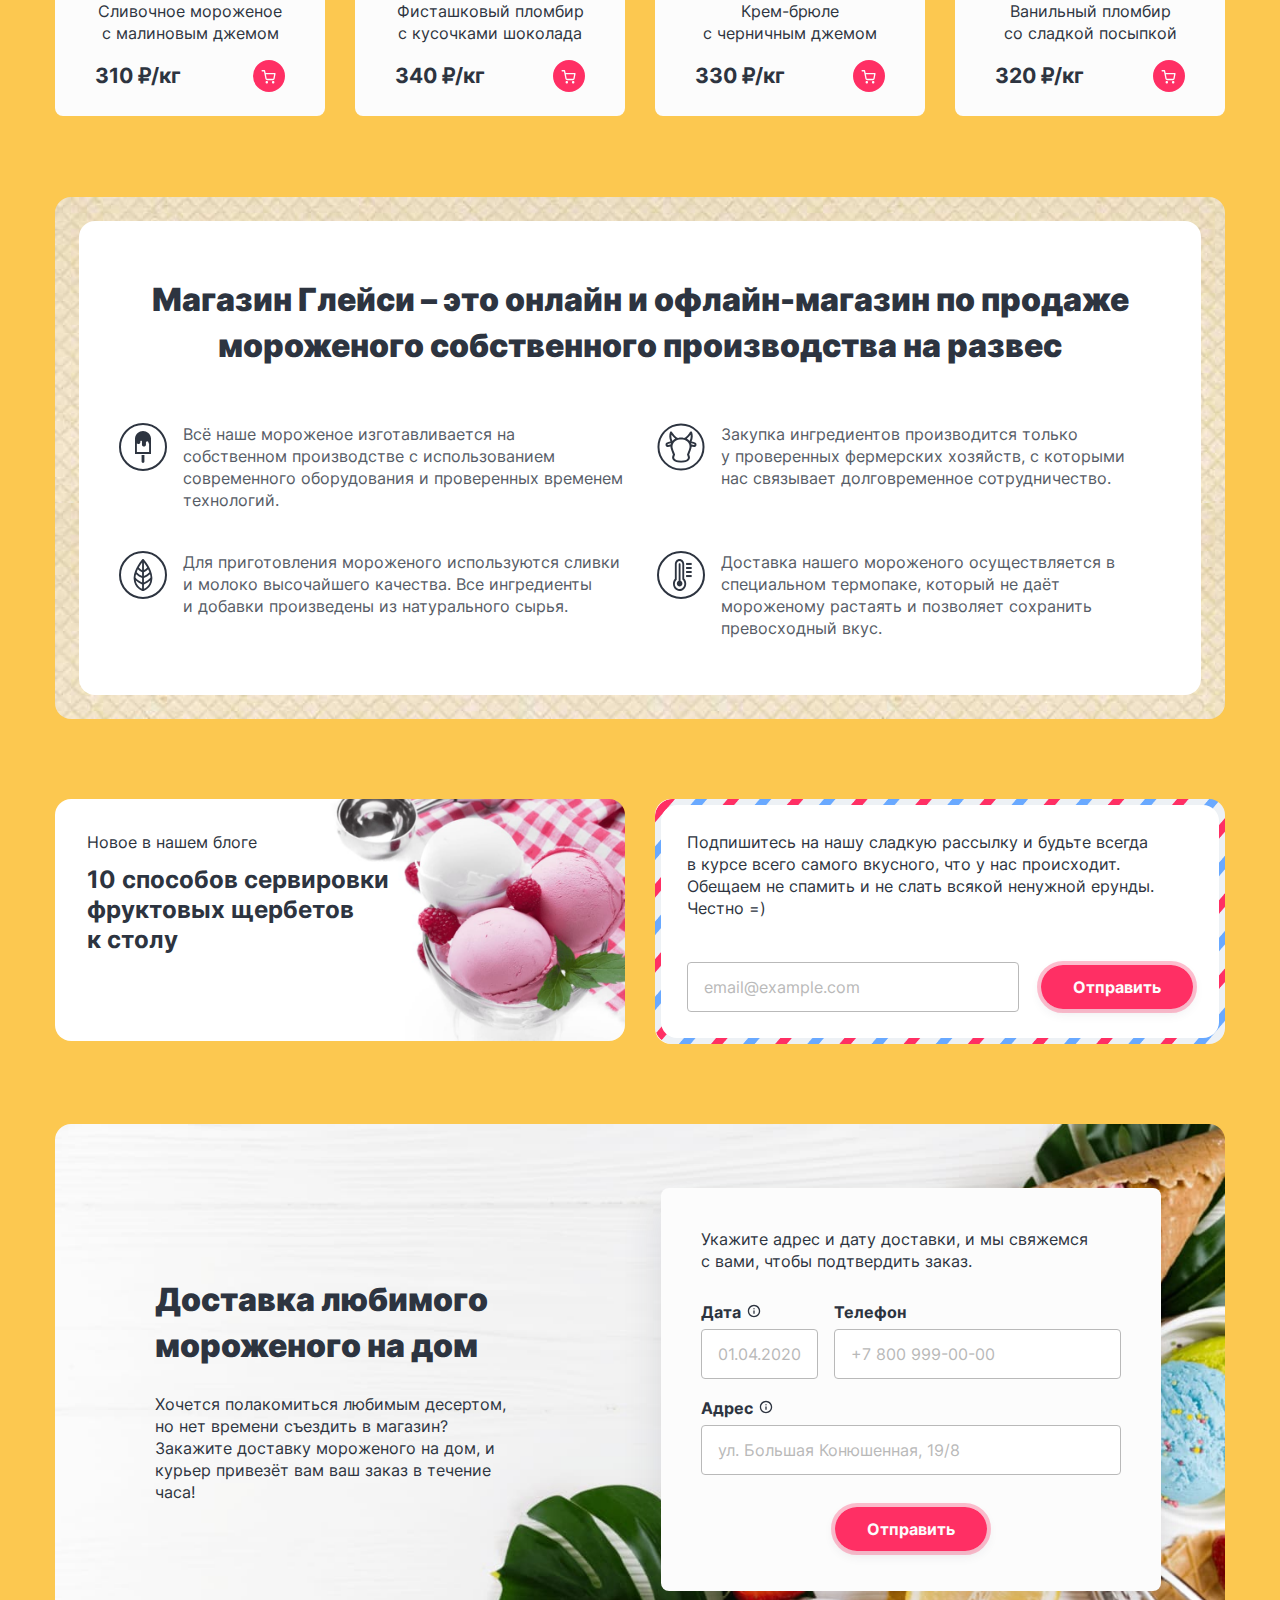
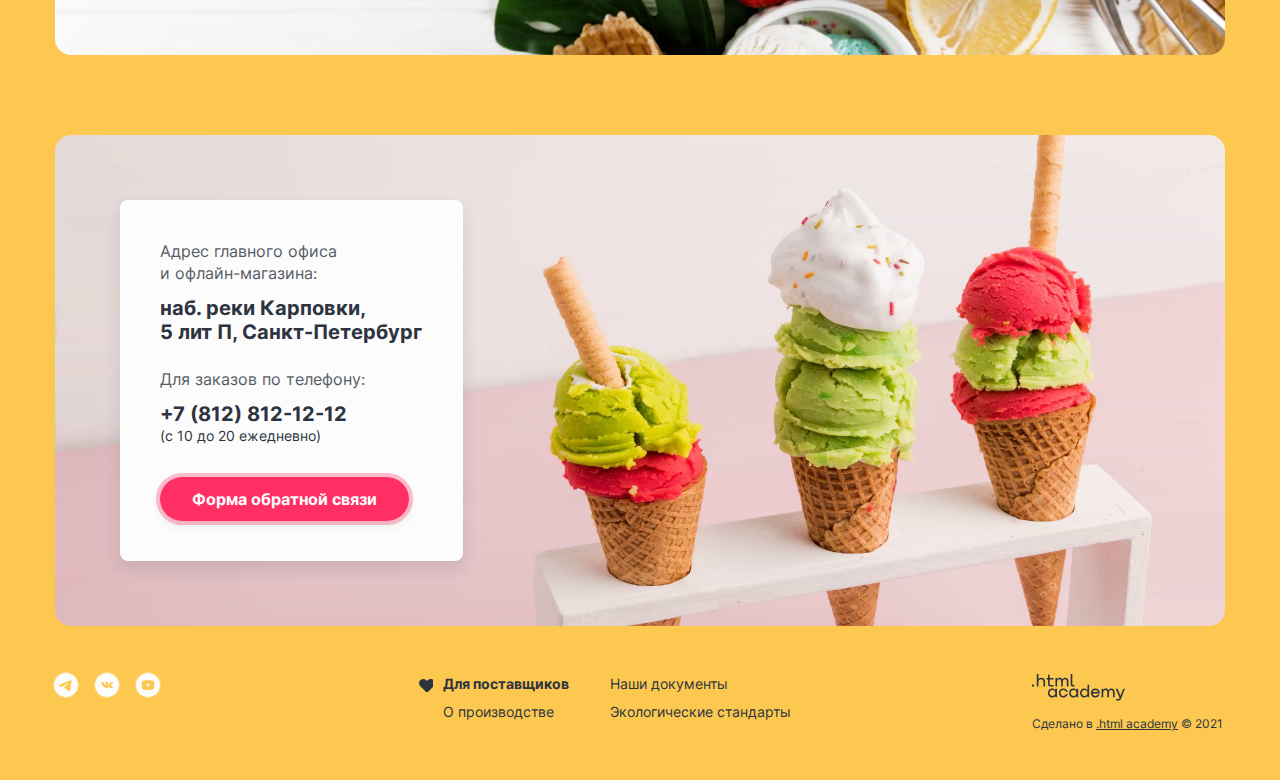
<file: slide3.html>
<!DOCTYPE html>
<html lang="ru">
<head>
  <meta charset="UTF-8">
  <meta name="viewport" content="width=device-width, initial-scale=1.0">
  <title>Gllacy</title>
  <link rel="stylesheet" href="style/style.css">
  <link rel="icon" href="favicon.ico" type="image/x-icon">
</head>
<body class="page page--slade3">
  <header class="page-header">
    <div class="wrap">
      <nav class="main-nav">
        <a class="main-nav__logo" href="index.html">
          <img src="img/main-logo.svg" alt="Логотип интернет-магазина мороженного 'Gllacy Shop'" width="137" height="56">
        </a>
        <ul class="main-nav__list site-list">
          <li class="site-list__item">
            <a class="site-list__link site-list__link--catalog" href="catalog.html">Каталог</a>

            <!-- поповер для каталога -->
            <div class="popover popover-catalog popover-close">
              <div class="popover-catalog__content">
                <ul class="popover-catalog__list">
                  <li class="popover-catalog__item">
                    <a class="popover-catalog__link" href="#">Новинки</a>
                  </li>
                  <li class="popover-catalog__item">
                    <a class="popover-catalog__link" href="#">Сливочное</a>
                  </li>
                  <li class="popover-catalog__item">
                    <a class="popover-catalog__link popover-catalog__link--current" href="#">Щербеты</a>
                  </li>
                  <li class="popover-catalog__item">
                    <a class="popover-catalog__link" href="#">Фруктовый лед</a>
                  </li>
                  <li class="popover-catalog__item">
                    <a class="popover-catalog__link" href="#">Мелорин</a>
                  </li>
                </ul>
              </div>
            </div>

          </li>
          <li class="site-list__item">
            <a class="site-list__link" href="#">Доставка и оплата</a>
          </li>
          <li class="site-list__item">
            <a class="site-list__link" href="#">О компании</a>
          </li>
        </ul>
        <a class="main-nav__phone" href="tel:78005558628">+7 800 555-86-28</a>
        <ul class="main-nav__list user-list">
          <li class="user-list__item">
            <a class="user-list__link user-list__link--search" href="#">
              <svg width="14" height="14" viewBox="0 0 14 14" fill="none" aria-hidden="true" xmlns="http://www.w3.org/2000/svg">
                <path fill-rule="evenodd" clip-rule="evenodd" d="M1.66329 6.18794C1.66329 3.61061 3.75263 1.52128 6.32996 1.52128C8.90729 1.52128 10.9966 3.61061 10.9966 6.18794C10.9966 7.44522 10.4994 8.58636 9.69093 9.42549C9.66808 9.44305 9.64612 9.46229 9.62519 9.48321C9.60427 9.50413 9.58503 9.5261 9.56748 9.54894C8.72835 10.3574 7.58722 10.8546 6.32996 10.8546C3.75263 10.8546 1.66329 8.76527 1.66329 6.18794ZM10.0751 10.8759C9.04862 11.697 7.74662 12.1879 6.32996 12.1879C3.01625 12.1879 0.329956 9.50165 0.329956 6.18794C0.329956 2.87423 3.01625 0.187943 6.32996 0.187943C9.64367 0.187943 12.33 2.87423 12.33 6.18794C12.33 7.60463 11.839 8.90663 11.0179 9.93308L13.468 12.3832C13.7284 12.6436 13.7284 13.0657 13.468 13.326C13.2077 13.5864 12.7855 13.5864 12.5252 13.326L10.0751 10.8759Z" fill="#000000"/>
              </svg>
              <span class="visually-hidden">Поиск.</span>
            </a>

            <!-- поповер для поиска -->
            <div class="popover popover-search popover-close">
              <div class="popover-search__content">
                <h2 class="visually-hidden">Поиск по сайту.</h2>
                <form class="popover-search__form" action="https://echo.htmlacademy.ru/" method="post">
                  <label class="visually-hidden">Строка поиска по сайту.</label>
                  <input class="popover-search__input field" type="text" placeholder="Поиск по сайту">
                  <button class="visually-hidden" type="submit">Отправить.</button>
                </form>
              </div>
            </div>

          </li>
          <li class="user-list__item">
            <a class="user-list__link user-list__link--login" href="#">
              <svg width="16" height="17" viewBox="0 0 16 17" fill="none" aria-hidden="true" xmlns="http://www.w3.org/2000/svg">
                <path fill-rule="evenodd" clip-rule="evenodd" d="M9 2.52461C9 2.15642 9.29848 1.85794 9.66667 1.85794H12.3333C12.8638 1.85794 13.3725 2.06865 13.7475 2.44373C14.1226 2.8188 14.3333 3.32751 14.3333 3.85794V13.1913C14.3333 13.7217 14.1226 14.2304 13.7475 14.6055C13.3725 14.9806 12.8638 15.1913 12.3333 15.1913H9.66667C9.29848 15.1913 9 14.8928 9 14.5246C9 14.1564 9.29848 13.8579 9.66667 13.8579H12.3333C12.5101 13.8579 12.6797 13.7877 12.8047 13.6627C12.9298 13.5377 13 13.3681 13 13.1913V3.85794C13 3.68113 12.9298 3.51156 12.8047 3.38654C12.6797 3.26151 12.5101 3.19127 12.3333 3.19127H9.66667C9.29848 3.19127 9 2.8928 9 2.52461ZM5.86189 4.71987C6.12224 4.45952 6.54435 4.45952 6.8047 4.71987L10.1338 8.04897C10.1509 8.06579 10.1671 8.08353 10.1824 8.1021C10.2142 8.1409 10.2411 8.18246 10.2628 8.22589C10.3079 8.31575 10.3333 8.41721 10.3333 8.52461C10.3333 8.63323 10.3074 8.73579 10.2613 8.8264C10.241 8.86635 10.2164 8.90469 10.1876 8.94072C10.1708 8.96172 10.1527 8.98169 10.1335 9.0005L6.8047 12.3293C6.54435 12.5897 6.12224 12.5897 5.86189 12.3293C5.60154 12.069 5.60154 11.6469 5.86189 11.3865L8.05715 9.19127H1.66667C1.29848 9.19127 1 8.8928 1 8.52461C1 8.15642 1.29848 7.85794 1.66667 7.85794H8.05715L5.86189 5.66268C5.60154 5.40233 5.60154 4.98022 5.86189 4.71987Z" fill="#000000"/>
              </svg>
              <span class="user-list__text">Вход</span>
            </a>

            <!-- поповер для входа -->
            <div class="popover popover-login popover-close">
              <div class="popover-login__content">
                <h2 class="popover-login__title">Личный кабинет</h2>
                <form class="popover-login__form" action="https://echo.htmlacademy.ru/" method="post">
                  <p class="popover-login__field">
                    <label class="visually-hidden">Почта.</label>
                    <input type="email" class="popover-login__input field" name="popover-login" placeholder="email@example.com">
                  </p>
                  <p class="popover-login__field">
                    <label class="visually-hidden">Пароль.</label>
                    <input type="password" class="popover-login__input field" name="popover-pass" placeholder="*******">
                  </p>
                  <div class="popover-login__option">
                    <button class="button button--red popover-login__button">Войти</button>
                    <div class="popover-login__inner">
                      <a class="popover-login__forget" href="#">Забыли пароль?</a>
                      <a class="popover-login__reg" href="#">Регистрация</a>
                    </div>
                  </div>
                </form>
              </div>
            </div>

          </li>
          <li class="user-list__item">
            <a class="user-list__link user-list__link--cart" href="#">
              <svg width="16" height="17" viewBox="0 0 16 17" fill="none" aria-hidden="true" xmlns="http://www.w3.org/2000/svg">
                <path fill-rule="evenodd" clip-rule="evenodd" d="M1.16667 2.10794C0.798477 2.10794 0.5 2.40642 0.5 2.77461C0.5 3.1428 0.798477 3.44127 1.16667 3.44127H2.93794L3.40537 5.77666C3.40821 5.79461 3.41176 5.81232 3.416 5.82976L4.38338 10.6631L4.3835 10.6637C4.46706 11.0837 4.69562 11.4609 5.02921 11.7295C5.36111 11.9967 5.77595 12.1393 6.20183 12.1328H11.8225C12.2484 12.1393 12.6633 11.9967 12.9952 11.7295C13.3289 11.4608 13.5575 11.0833 13.641 10.6631L13.641 10.6631L13.642 10.6581L14.5691 5.79666C14.6063 5.60149 14.5545 5.39989 14.4279 5.24681C14.3012 5.09372 14.1129 5.00511 13.9142 5.00511H4.61072L4.1381 2.64377C4.07574 2.3322 3.80215 2.10794 3.4844 2.10794H1.16667ZM5.69098 10.4024L4.87759 6.33844H13.1084L12.3328 10.4053C12.31 10.5178 12.2485 10.6188 12.1591 10.6909C12.0691 10.7633 11.9565 10.8018 11.841 10.7996L11.841 10.7994H11.8282H6.19614V10.7993L6.18337 10.7996C6.06787 10.8018 5.95528 10.7633 5.8653 10.6909C5.77531 10.6184 5.71368 10.5166 5.69117 10.4033L5.69098 10.4024ZM4.55739 14.3634C4.55739 13.6754 5.1151 13.1177 5.80307 13.1177C6.49105 13.1177 7.04876 13.6754 7.04876 14.3634C7.04876 15.0513 6.49105 15.6091 5.80307 15.6091C5.1151 15.6091 4.55739 15.0513 4.55739 14.3634ZM10.9307 14.3634C10.9307 13.6754 11.4884 13.1177 12.1764 13.1177C12.8644 13.1177 13.4221 13.6754 13.4221 14.3634C13.4221 15.0513 12.8644 15.6091 12.1764 15.6091C11.4884 15.6091 10.9307 15.0513 10.9307 14.3634Z" fill="#000000"/>
              </svg>
              <span class="user-list__text">2 товара</span>
            </a>

            <!-- поповер для корзины с товарами-->
            <div class="popover popover-cart popover-close">
              <div class="popover-cart__content">
                <h2 class="popover-cart__title">Корзина</h2>
                <ul class="popover-cart__list">
                  <li class="popover-cart__item">
                    <img class="popover-cart__img" src="img/ice_cream1.jpg" alt="Сливочное мороженое с малиновым джемом" width="46" height="46">
                    <div class="popover-cart__inner">
                      <h3 class="popover-cart__subtitle">Малинка</h3>
                      <p class="popover-cart__quantity">1 кг х 310 ₽</p>
                    </div>
                    <b class="popover-cart__price">310 ₽</b>
                    <button class="popover-cart__close" type="button">
                      <span class="visually-hidden">Закрыть поповер корзины.</span>
                    </button>
                  </li>
                  <li class="popover-cart__item">
                    <img class="popover-cart__img" src="img/ice_cream4.jpg" alt="Ванильный пломбир со сладкой посыпкой" width="46" height="46">
                    <div class="popover-cart__inner">
                      <h3 class="popover-cart__subtitle">Бабл-гам</h3>
                      <p class="popover-cart__quantity">1,5 кг х 320 ₽</p>
                    </div>
                    <b class="popover-cart__price">480 ₽</b>
                    <button class="popover-cart__close" type="button">
                      <span class="visually-hidden">Закрыть поповер корзины.</span>
                    </button>
                  </li>
                </ul>
                <div class="index-row">
                  <button class="button button--red popover-cart__button">Оформить заказ</button>
                  <b class="popover-cart__total">Итого: 790 ₽</b>
                </div>
              </div>
            </div>

            <!-- поповер для пустой корзины -->
            <div class="popover popover-empty-cart popover-close">
              <div class="popover-empty-cart__content">
                <p class="popover-empty-cart__text">Ваша корзина пока пуста</p>
              </div>
            </div>

          </li>
        </ul>
      </nav>
    </div>
  </header>
  <main class="page-main">
    <div class="wrap">
      <h1 class="visually-hidden">Магазин Глейси – это онлайн и офлайн-магазин по продаже мороженого собственного производства на развес.</h1>
      <section class="page-main__promo promo">
        <div class="promo__main">
          <div class="promo__description">
            <h2 class="promo__description__title">Карамельный пломбир <br>с маршмеллоу</h2>
            <p class="promo__description__text">Необычный сладкий десерт с карамельным топпингом и кусочками зефира завоюет <br>сердца сладкоежек всех возрастов.</p>
            <button class="promo__description__button button button--white">Заказать</button>
          </div>
          <div class="promo__slider">
            <ol class="promo__slider__list">
              <li class="promo__slider__item promo__slider__item--slide3-active promo__slider__item--active">
                <img class="promo__slider__img" src="img/slider-icecream-big3.png" alt="Карамельный пломбир с маршмеллоу" width="234" height="507">
                <button class="promo__slider-prev" type="button">
                  <svg width="17" height="16" viewBox="0 0 17 16" fill="#FCFCFC" aria-hidden="true" xmlns="http://www.w3.org/2000/svg">
                    <path fill-rule="evenodd" clip-rule="evenodd" d="M9.71044 13.1352C9.97014 13.3949 10.3912 13.3949 10.6509 13.1352C10.9106 12.8755 10.9106 12.4545 10.6509 12.1948L6.44961 7.99351L10.6509 3.79219C10.9106 3.53249 10.9106 3.11144 10.6509 2.85174C10.3912 2.59204 9.97017 2.59204 9.71048 2.85174L5.04176 7.52045C5.04081 7.52139 5.03987 7.52233 5.03892 7.52328C4.77922 7.78298 4.77922 8.20403 5.03892 8.46373L9.71044 13.1352Z"/>
                  </svg>
                  <span class="visually-hidden">Кнопка назад.</span>
                </button>
                <button class="promo__slider-next" type="button">
                  <svg width="17" height="16" viewBox="0 0 17 16" fill="#FCFCFC" aria-hidden="true" xmlns="http://www.w3.org/2000/svg">
                    <path fill-rule="evenodd" clip-rule="evenodd" d="M9.71044 13.1352C9.97014 13.3949 10.3912 13.3949 10.6509 13.1352C10.9106 12.8755 10.9106 12.4545 10.6509 12.1948L6.44961 7.99351L10.6509 3.79219C10.9106 3.53249 10.9106 3.11144 10.6509 2.85174C10.3912 2.59204 9.97017 2.59204 9.71048 2.85174L5.04176 7.52045C5.04081 7.52139 5.03987 7.52233 5.03892 7.52328C4.77922 7.78298 4.77922 8.20403 5.03892 8.46373L9.71044 13.1352Z"/>
                  </svg>
                  <span class="visually-hidden">Кнопка вперед.</span>
                </button>
                <span class="visually-hidden">1 фото.</span>
              </li>
              <li class="promo__slider__item promo__slider__item--slide3">
                <img class="promo__slider__img" src="img/slider-icecream_little1.png" alt="Нежный пломбир с клубничным джемом" width="66" height="150">
                <span class="visually-hidden">2 фото.</span>
              </li>
              <li class="promo__slider__item promo__slider__item--slide3">
                <img class="promo__slider__img" src="img/slider-icecream_little2.png" alt="Сливочное мороженое со вкусом банана" width="66" height="150">
                <span class="visually-hidden">3 фото.</span>
              </li>
            </ol>
          </div>
        </div>
        <div class="promo__footer">
          <ol class="promo__slider-bullets">
            <li class="promo__slider-item">
              <a class="promo__pagination-button" href="index.html">
                <span class="visually-hidden">1 фото.</span>
              </a>
            </li>
            <li class="promo__slider-item">
              <a class="promo__pagination-button" href="slide2.html">
                <span class="visually-hidden">2 фото.</span>
              </a>
            </li>
            <li class="promo__slider-item">
              <a class="promo__pagination-button promo__pagination-button--current" href="slide3.html">
                <span class="visually-hidden">3 фото.</span>
              </a>
            </li>
          </ol>
          <section class="promo__footer social">
            <h2 class="visually-hidden">Наши социальные сети.</h2>
            <ul class="social__list">
              <li class="social__item">
                <a class="social__link" href="https://t.me/htmlacademy">
                  <svg width="24" height="24" viewBox="0 0 24 24" fill="none" aria-hidden="true" xmlns="http://www.w3.org/2000/svg">
                    <path fill-rule="evenodd" clip-rule="evenodd" d="M24 12C24 18.627 18.627 24 12 24C5.373 24 0 18.627 0 12C0 5.373 5.373 0 12 0C18.627 0 24 5.373 24 12ZM12.43 8.859C11.263 9.344 8.93 10.349 5.432 11.873C4.864 12.099 4.566 12.32 4.539 12.536C4.493 12.902 4.951 13.046 5.573 13.241C5.658 13.268 5.746 13.295 5.836 13.325C6.449 13.524 7.273 13.757 7.701 13.766C8.09 13.774 8.524 13.614 9.003 13.286C12.271 11.079 13.958 9.964 14.064 9.94C14.139 9.923 14.243 9.901 14.313 9.964C14.383 10.026 14.376 10.144 14.369 10.176C14.323 10.369 12.529 12.038 11.599 12.902C11.309 13.171 11.104 13.362 11.062 13.406C10.968 13.503 10.872 13.596 10.78 13.685C10.21 14.233 9.784 14.645 10.804 15.317C11.294 15.64 11.686 15.907 12.077 16.173C12.504 16.464 12.93 16.754 13.482 17.116C13.622 17.208 13.756 17.303 13.887 17.396C14.384 17.751 14.831 18.069 15.383 18.019C15.703 17.989 16.035 17.688 16.203 16.789C16.6 14.663 17.382 10.059 17.563 8.161C17.574 8.00341 17.5673 7.84509 17.543 7.689C17.5285 7.56293 17.4671 7.44693 17.371 7.364C17.228 7.247 17.006 7.222 16.906 7.224C16.455 7.232 15.763 7.473 12.43 8.859Z" fill="#FCFCFC"/>
                    </svg>
                  <span class="visually-hidden">Telegram.</span>
                </a>
              </li>
              <li class="social__item">
                <a class="social__link" href="https://vk.com/htmlacademy">
                  <svg width="24" height="24" viewBox="0 0 24 24" fill="none" aria-hidden="true" xmlns="http://www.w3.org/2000/svg">
                    <path fill-rule="evenodd" clip-rule="evenodd" d="M24 12C24 18.6274 18.6274 24 12 24C5.37258 24 0 18.6274 0 12C0 5.37258 5.37258 0 12 0C18.6274 0 24 5.37258 24 12ZM12.5884 14.9749H11.8711C11.8711 14.9749 10.2885 15.0584 8.89479 13.7867C7.37486 12.3995 6.03249 9.64702 6.03249 9.64702C6.03249 9.64702 5.95511 9.46654 6.03917 9.3793C6.13366 9.28121 6.39106 9.27493 6.39106 9.27493L8.10567 9.26508C8.10567 9.26508 8.26727 9.28878 8.38294 9.36317C8.47824 9.42457 8.53167 9.53936 8.53167 9.53936C8.53167 9.53936 8.80878 10.1536 9.17581 10.7093C9.89212 11.7942 10.2258 12.0315 10.469 11.9152C10.8233 11.7458 10.7171 10.3816 10.7171 10.3816C10.7171 10.3816 10.7236 9.88646 10.5387 9.66601C10.3955 9.4951 10.1254 9.44527 10.0062 9.43128C9.90971 9.42 10.0681 9.22367 10.2733 9.13558C10.5819 9.00308 11.1268 8.99551 11.7706 9.00136C12.2722 9.00579 12.4165 9.0332 12.6127 9.07475C13.0677 9.17105 13.0536 9.47963 13.0229 10.1454C13.0138 10.3444 13.0032 10.5752 13.0032 10.8418C13.0032 10.9018 13.0012 10.9657 12.9991 11.0315C12.9885 11.3725 12.9763 11.7629 13.2324 11.908C13.3637 11.9822 13.6849 11.9191 14.4884 10.7233C14.8693 10.1566 15.1549 9.49024 15.1549 9.49024C15.1549 9.49024 15.2173 9.37145 15.3142 9.32048C15.4134 9.26851 15.5472 9.2845 15.5472 9.2845L17.3515 9.27465C17.3515 9.27465 17.8937 9.21796 17.9815 9.43242C18.0735 9.65758 17.7788 10.1833 17.0417 11.0444C16.3463 11.8567 16.006 12.1587 16.0328 12.4236C16.0527 12.6198 16.2739 12.7957 16.7015 13.1436C17.5897 13.8661 17.8264 14.2455 17.8827 14.3357C17.8872 14.343 17.8906 14.3484 17.893 14.3519C18.2905 14.9296 17.4522 14.9749 17.4522 14.9749L15.8497 14.9944C15.8497 14.9944 15.5053 15.0543 15.0521 14.7814C14.8151 14.6388 14.5833 14.406 14.3626 14.1842C14.0251 13.8451 13.7131 13.5316 13.4469 13.6056C13.0002 13.7298 13.0143 14.5734 13.0143 14.5734C13.0143 14.5734 13.0175 14.7536 12.9157 14.8495C12.8051 14.954 12.5884 14.9749 12.5884 14.9749Z" fill="#FCFCFC"/>
                    </svg>
                  <span class="visually-hidden">Vkontakte.</span>
                </a>
              </li>
              <li class="social__item">
                <a class="social__link" href="https://www.youtube.com/user/htmlacademyru">
                  <svg width="24" height="24" viewBox="0 0 24 24" fill="none" aria-hidden="true" xmlns="http://www.w3.org/2000/svg">
                    <path d="M14.0037 11.7913L11.1963 10.4813C10.9513 10.3675 10.75 10.495 10.75 10.7662V13.2338C10.75 13.505 10.9513 13.6325 11.1963 13.5188L14.0025 12.2087C14.2488 12.0938 14.2487 11.9063 14.0037 11.7913ZM12 0C5.3725 0 0 5.3725 0 12C0 18.6275 5.3725 24 12 24C18.6275 24 24 18.6275 24 12C24 5.3725 18.6275 0 12 0ZM12 16.875C5.8575 16.875 5.75 16.3213 5.75 12C5.75 7.67875 5.8575 7.125 12 7.125C18.1425 7.125 18.25 7.67875 18.25 12C18.25 16.3213 18.1425 16.875 12 16.875Z" fill="#FCFCFC"/>
                    </svg>
                  <span class="visually-hidden">Youtube.</span>
                </a>
              </li>
            </ul>
          </section>
        </div>
      </section>
      <section class="page-main__offers offers">
        <h2 class="offers__title">Заказывайте мороженое <br>и получайте подарки!</h2>
        <ul class="offers__list">
          <li class="offers__item offers__item--raspberry">
            <h3 class="offers__subtitle">Малинка даром!</h3>
            <p class="offers__offer">При покупке 2 кг любого фруктового мороженого добавим в ваш заказ банку малинового варенья бесплатно.</p>
            <a class="offers__button button button--white" href="#">Хочу подарок</a>
          </li>
          <li class="offers__item offers__item--marshmallows">
            <h3 class="offers__subtitle">Маршмеллоу даром!</h3>
            <p class="offers__offer">При покупке 2 кг пломбира добавим <br>в ваш заказ упаковку нежных зефирок совершенно бесплатно.</p>
            <a class="offers__button button button--white" href="#">Хочу подарок</a>
          </li>
        </ul>
      </section>
      <section class="page-main__cards cards">
        <h2 class="cards__title">Попробуйте самые популярные <br> вкусы нашего мороженого</h2>
        <ul class="cards__list">
          <li class="cards__item">
            <h3 class="cards__subtitle">Малинка</h3>
            <img class="cards__img" src="/img/ice_cream1.jpg" alt="Сливочное мороженое с малиновым джемом" width="168" height="168">
            <p class="cards__description">Сливочное мороженое с малиновым джемом</p>
            <b class="cards__price">310 ₽/кг</b>
            <button class="cards__to-cart">
              <svg width="16" height="17" viewBox="0 0 16 17" fill="#FCFCFC" aria-hidden="true" xmlns="http://www.w3.org/2000/svg">
                <path fill-rule="evenodd" clip-rule="evenodd" d="M1.16667 2.10794C0.798477 2.10794 0.5 2.40642 0.5 2.77461C0.5 3.1428 0.798477 3.44127 1.16667 3.44127H2.93794L3.40537 5.77666C3.40821 5.79461 3.41176 5.81232 3.416 5.82976L4.38338 10.6631L4.3835 10.6637C4.46706 11.0837 4.69562 11.4609 5.02921 11.7295C5.36111 11.9967 5.77595 12.1393 6.20183 12.1328H11.8225C12.2484 12.1393 12.6633 11.9967 12.9952 11.7295C13.3289 11.4608 13.5575 11.0833 13.641 10.6631L13.641 10.6631L13.642 10.6581L14.5691 5.79666C14.6063 5.60149 14.5545 5.39989 14.4279 5.24681C14.3012 5.09372 14.1129 5.00511 13.9142 5.00511H4.61072L4.1381 2.64377C4.07574 2.3322 3.80215 2.10794 3.4844 2.10794H1.16667ZM5.69098 10.4024L4.87759 6.33844H13.1084L12.3328 10.4053C12.31 10.5178 12.2485 10.6188 12.1591 10.6909C12.0691 10.7633 11.9565 10.8018 11.841 10.7996L11.841 10.7994H11.8282H6.19614V10.7993L6.18337 10.7996C6.06787 10.8018 5.95528 10.7633 5.8653 10.6909C5.77531 10.6184 5.71368 10.5166 5.69117 10.4033L5.69098 10.4024ZM4.55739 14.3634C4.55739 13.6754 5.1151 13.1177 5.80307 13.1177C6.49105 13.1177 7.04876 13.6754 7.04876 14.3634C7.04876 15.0513 6.49105 15.6091 5.80307 15.6091C5.1151 15.6091 4.55739 15.0513 4.55739 14.3634ZM10.9307 14.3634C10.9307 13.6754 11.4884 13.1177 12.1764 13.1177C12.8644 13.1177 13.4221 13.6754 13.4221 14.3634C13.4221 15.0513 12.8644 15.6091 12.1764 15.6091C11.4884 15.6091 10.9307 15.0513 10.9307 14.3634Z"/>
              </svg>
              <span class="visually-hidden">Положить в корзину.</span>
            </button>
          </li>
          <li class="cards__item">
            <h3 class="cards__subtitle">Фисташка</h3>
            <img class="cards__img" src="/img/ice_cream2.jpg" alt="Сливочное мороженое с малиновым джемом" width="168" height="168">
            <p class="cards__description">Фисташковый пломбир с кусочками шоколада</p>
            <b class="cards__price">340 ₽/кг</b>
            <button class="cards__to-cart">
              <svg width="16" height="17" viewBox="0 0 16 17" fill="#FCFCFC" aria-hidden="true" xmlns="http://www.w3.org/2000/svg">
                <path fill-rule="evenodd" clip-rule="evenodd" d="M1.16667 2.10794C0.798477 2.10794 0.5 2.40642 0.5 2.77461C0.5 3.1428 0.798477 3.44127 1.16667 3.44127H2.93794L3.40537 5.77666C3.40821 5.79461 3.41176 5.81232 3.416 5.82976L4.38338 10.6631L4.3835 10.6637C4.46706 11.0837 4.69562 11.4609 5.02921 11.7295C5.36111 11.9967 5.77595 12.1393 6.20183 12.1328H11.8225C12.2484 12.1393 12.6633 11.9967 12.9952 11.7295C13.3289 11.4608 13.5575 11.0833 13.641 10.6631L13.641 10.6631L13.642 10.6581L14.5691 5.79666C14.6063 5.60149 14.5545 5.39989 14.4279 5.24681C14.3012 5.09372 14.1129 5.00511 13.9142 5.00511H4.61072L4.1381 2.64377C4.07574 2.3322 3.80215 2.10794 3.4844 2.10794H1.16667ZM5.69098 10.4024L4.87759 6.33844H13.1084L12.3328 10.4053C12.31 10.5178 12.2485 10.6188 12.1591 10.6909C12.0691 10.7633 11.9565 10.8018 11.841 10.7996L11.841 10.7994H11.8282H6.19614V10.7993L6.18337 10.7996C6.06787 10.8018 5.95528 10.7633 5.8653 10.6909C5.77531 10.6184 5.71368 10.5166 5.69117 10.4033L5.69098 10.4024ZM4.55739 14.3634C4.55739 13.6754 5.1151 13.1177 5.80307 13.1177C6.49105 13.1177 7.04876 13.6754 7.04876 14.3634C7.04876 15.0513 6.49105 15.6091 5.80307 15.6091C5.1151 15.6091 4.55739 15.0513 4.55739 14.3634ZM10.9307 14.3634C10.9307 13.6754 11.4884 13.1177 12.1764 13.1177C12.8644 13.1177 13.4221 13.6754 13.4221 14.3634C13.4221 15.0513 12.8644 15.6091 12.1764 15.6091C11.4884 15.6091 10.9307 15.0513 10.9307 14.3634Z"/>
              </svg>
              <span class="visually-hidden">Положить в корзину.</span>
            </button>
          </li>
          <li class="cards__item">
            <h3 class="cards__subtitle">Черника</h3>
            <img class="cards__img" src="/img/ice_cream3.jpg" alt="Сливочное мороженое с малиновым джемом" width="168" height="168">
            <p class="cards__description">Крем-брюле <br>с черничным джемом</p>
            <b class="cards__price">330 ₽/кг</b>
            <button class="cards__to-cart">
              <svg width="16" height="17" viewBox="0 0 16 17" fill="#FCFCFC" aria-hidden="true" xmlns="http://www.w3.org/2000/svg">
                <path fill-rule="evenodd" clip-rule="evenodd" d="M1.16667 2.10794C0.798477 2.10794 0.5 2.40642 0.5 2.77461C0.5 3.1428 0.798477 3.44127 1.16667 3.44127H2.93794L3.40537 5.77666C3.40821 5.79461 3.41176 5.81232 3.416 5.82976L4.38338 10.6631L4.3835 10.6637C4.46706 11.0837 4.69562 11.4609 5.02921 11.7295C5.36111 11.9967 5.77595 12.1393 6.20183 12.1328H11.8225C12.2484 12.1393 12.6633 11.9967 12.9952 11.7295C13.3289 11.4608 13.5575 11.0833 13.641 10.6631L13.641 10.6631L13.642 10.6581L14.5691 5.79666C14.6063 5.60149 14.5545 5.39989 14.4279 5.24681C14.3012 5.09372 14.1129 5.00511 13.9142 5.00511H4.61072L4.1381 2.64377C4.07574 2.3322 3.80215 2.10794 3.4844 2.10794H1.16667ZM5.69098 10.4024L4.87759 6.33844H13.1084L12.3328 10.4053C12.31 10.5178 12.2485 10.6188 12.1591 10.6909C12.0691 10.7633 11.9565 10.8018 11.841 10.7996L11.841 10.7994H11.8282H6.19614V10.7993L6.18337 10.7996C6.06787 10.8018 5.95528 10.7633 5.8653 10.6909C5.77531 10.6184 5.71368 10.5166 5.69117 10.4033L5.69098 10.4024ZM4.55739 14.3634C4.55739 13.6754 5.1151 13.1177 5.80307 13.1177C6.49105 13.1177 7.04876 13.6754 7.04876 14.3634C7.04876 15.0513 6.49105 15.6091 5.80307 15.6091C5.1151 15.6091 4.55739 15.0513 4.55739 14.3634ZM10.9307 14.3634C10.9307 13.6754 11.4884 13.1177 12.1764 13.1177C12.8644 13.1177 13.4221 13.6754 13.4221 14.3634C13.4221 15.0513 12.8644 15.6091 12.1764 15.6091C11.4884 15.6091 10.9307 15.0513 10.9307 14.3634Z"/>
              </svg>
              <span class="visually-hidden">Положить в корзину.</span>
            </button>
          </li>
          <li class="cards__item">
            <h3 class="cards__subtitle">Бабл-гам</h3>
            <img class="cards__img" src="/img/ice_cream4.jpg" alt="Сливочное мороженое с малиновым джемом" width="168" height="168">
            <p class="cards__description">Ванильный пломбир <br>со сладкой посыпкой</p>
            <b class="cards__price">320 ₽/кг</b>
            <button class="cards__to-cart">
              <svg width="16" height="17" viewBox="0 0 16 17" fill="#FCFCFC" aria-hidden="true" xmlns="http://www.w3.org/2000/svg">
                <path fill-rule="evenodd" clip-rule="evenodd" d="M1.16667 2.10794C0.798477 2.10794 0.5 2.40642 0.5 2.77461C0.5 3.1428 0.798477 3.44127 1.16667 3.44127H2.93794L3.40537 5.77666C3.40821 5.79461 3.41176 5.81232 3.416 5.82976L4.38338 10.6631L4.3835 10.6637C4.46706 11.0837 4.69562 11.4609 5.02921 11.7295C5.36111 11.9967 5.77595 12.1393 6.20183 12.1328H11.8225C12.2484 12.1393 12.6633 11.9967 12.9952 11.7295C13.3289 11.4608 13.5575 11.0833 13.641 10.6631L13.641 10.6631L13.642 10.6581L14.5691 5.79666C14.6063 5.60149 14.5545 5.39989 14.4279 5.24681C14.3012 5.09372 14.1129 5.00511 13.9142 5.00511H4.61072L4.1381 2.64377C4.07574 2.3322 3.80215 2.10794 3.4844 2.10794H1.16667ZM5.69098 10.4024L4.87759 6.33844H13.1084L12.3328 10.4053C12.31 10.5178 12.2485 10.6188 12.1591 10.6909C12.0691 10.7633 11.9565 10.8018 11.841 10.7996L11.841 10.7994H11.8282H6.19614V10.7993L6.18337 10.7996C6.06787 10.8018 5.95528 10.7633 5.8653 10.6909C5.77531 10.6184 5.71368 10.5166 5.69117 10.4033L5.69098 10.4024ZM4.55739 14.3634C4.55739 13.6754 5.1151 13.1177 5.80307 13.1177C6.49105 13.1177 7.04876 13.6754 7.04876 14.3634C7.04876 15.0513 6.49105 15.6091 5.80307 15.6091C5.1151 15.6091 4.55739 15.0513 4.55739 14.3634ZM10.9307 14.3634C10.9307 13.6754 11.4884 13.1177 12.1764 13.1177C12.8644 13.1177 13.4221 13.6754 13.4221 14.3634C13.4221 15.0513 12.8644 15.6091 12.1764 15.6091C11.4884 15.6091 10.9307 15.0513 10.9307 14.3634Z"/>
              </svg>
              <span class="visually-hidden">Положить в корзину.</span>
            </button>
          </li>
        </ul>
      </section>
      <section class="page-main__advantages advantages">
        <h2 class="visually-hidden">Наши преимущества.</h2>
        <p class="advantages__text">Магазин Глейси – это онлайн и офлайн-магазин по продаже мороженого собственного производства на развес</p>
        <ul class="advantages__list">
          <li class="advantages__item advantages__item--ice-cream">Всё наше мороженое изготавливается на собственном производстве с использованием современного оборудования и проверенных временем технологий.</li>
          <li class="advantages__item advantages__item--cow">Закупка ингредиентов производится только<br> у проверенных фермерских хозяйств, с которыми <br>нас связывает долговременное сотрудничество.</li>
          <li class="advantages__item advantages__item--sheet">Для приготовления мороженого используются сливки <br>и молоко высочайшего качества. Все ингредиенты<br> и добавки произведены из натурального сырья.</li>
          <li class="advantages__item advantages__item--thermometr">Доставка нашего мороженого осуществляется в специальном термопаке, который не даёт мороженому растаять и позволяет сохранить превосходный вкус.</li>
        </ul>
      </section>
      <div class="index-row">
        <section class="page-main__news news">
          <h2 class="news__title">Новое в нашем блоге</h2>
          <p class="news__text">10 способов сервировки фруктовых щербетов <br>к столу</p>
        </section>
        <section class="page-main__subscribe subscribe">
          <h2 class="visually-hidden">Подписка.</h2>
          <p class="subscribe__text">Подпишитесь на нашу сладкую рассылку и будьте всегда<br> в курсе всего самого вкусного, что у нас происходит. Обещаем не спамить и не слать всякой ненужной ерунды. Честно =)</p>
          <form class="subscribe__form" action="https://echo.htmlacademy.ru/" method="post">
            <label class="visually-hidden" for="subscribe__field">Поле для адреса электронной почты.</label>
            <input id="subscribe__field" class="subscribe__input field" type="email" name="subscribe__input" placeholder="email@example.com" required>
            <button class="button button--red" type="submit">Отправить</button>
          </form>
        </section>
      </div>
      <section class="page-main__delivery delivery">
        <div class="delivery__inner">
          <h2 class="delivery__title">Доставка любимого мороженого на дом</h2>
          <p class="delivery__text">Хочется полакомиться любимым десертом, <br>но нет времени съездить в магазин? Закажите доставку мороженого на дом, и курьер привезёт вам ваш заказ в течение часа!</p>
        </div>
        <article class="delivery__form">
          <h3 class="visually-hidden">Форма доставки.</h3>
          <p class="delivery__form-text">Укажите адрес и дату доставки, и мы свяжемся <br>с вами, чтобы подтвердить заказ.</p>
          <form class="delivery-form" action="https://echo.htmlacademy.ru/" method="post">
            <p class="delivery-form__date">
              <span class="delivery-form__label-icon">
                <label class="delivery-form__label" for="delivery-form__label-date">Дата</label>
                <button class="delivery-form__icon" type="button">
                  <span class="visually-hidden">Введите дату записи.</span>
                </button>
              </span>
              <input class="delivery-form__input field" id="delivery-form__label-date" type="text" name="delivery-form-date" placeholder="01.04.2020">
            </p>
            <p class="delivery-form__phone">
              <label class="delivery-form__label" for="delivery-form__label-phone">Телефон</label>
              <input class="delivery-form__input field" id="delivery-form__label-phone" type="text" name="delivery-form-phone" placeholder="+7 800 999-00-00">
            </p>
            <p class="delivery-form__adress">
              <span class="delivery-form__label-icon">
                <label class="delivery-form__label" for="delivery-form__label-adress">Адрес</label>
                <button class="delivery-form__icon" type="button">
                  <span class="visually-hidden">Введите адрес.</span>
                </button>
              </span>
              <input class="delivery-form__input field" id="delivery-form__label-adress" type="text" name="delivery-form-adress" placeholder="ул. Большая Конюшенная, 19/8">
            </p>
            <button class="delivery-form__button button button--red" type="submit">Отправить</button>
          </form>
        </article>
      </section>
      <section class="page-main__contacts contacts">
        <h2 class="visually-hidden">Наши контакты.</h2>
        <div class="contacts__inner">
          <h3 class="contacts__subtitle">Адрес главного офиса <br>и офлайн-магазина:</h3>
          <address class="contacts__adress">наб. реки Карповки, <br> 5 лит П, Санкт-Петербург</address>
          <h3 class="contacts__subtitle">Для заказов по телефону:</h3>
          <a class="contacts__phone" href="tel:78128121212">+7 (812) 812-12-12</a>
          <p class="contacts__time">(с 10 до 20 ежедневно)</p>
          <button class="contacts__button button button--red" type="button">Форма обратной связи</button>
        </div>
      </section>

    </div>
  </main>

  <footer class="page-footer">
    <div class="wrap index-row">
      <section class="page-footer__social social">
        <h2 class="visually-hidden">Наши социальные сети.</h2>
        <ul class="social__list">
          <li class="social__item">
            <a class="social__link" href="https://t.me/htmlacademy">
              <svg width="24" height="24" viewBox="0 0 24 24" fill="none" aria-hidden="true" xmlns="http://www.w3.org/2000/svg">
                <path fill-rule="evenodd" clip-rule="evenodd" d="M24 12C24 18.627 18.627 24 12 24C5.373 24 0 18.627 0 12C0 5.373 5.373 0 12 0C18.627 0 24 5.373 24 12ZM12.43 8.859C11.263 9.344 8.93 10.349 5.432 11.873C4.864 12.099 4.566 12.32 4.539 12.536C4.493 12.902 4.951 13.046 5.573 13.241C5.658 13.268 5.746 13.295 5.836 13.325C6.449 13.524 7.273 13.757 7.701 13.766C8.09 13.774 8.524 13.614 9.003 13.286C12.271 11.079 13.958 9.964 14.064 9.94C14.139 9.923 14.243 9.901 14.313 9.964C14.383 10.026 14.376 10.144 14.369 10.176C14.323 10.369 12.529 12.038 11.599 12.902C11.309 13.171 11.104 13.362 11.062 13.406C10.968 13.503 10.872 13.596 10.78 13.685C10.21 14.233 9.784 14.645 10.804 15.317C11.294 15.64 11.686 15.907 12.077 16.173C12.504 16.464 12.93 16.754 13.482 17.116C13.622 17.208 13.756 17.303 13.887 17.396C14.384 17.751 14.831 18.069 15.383 18.019C15.703 17.989 16.035 17.688 16.203 16.789C16.6 14.663 17.382 10.059 17.563 8.161C17.574 8.00341 17.5673 7.84509 17.543 7.689C17.5285 7.56293 17.4671 7.44693 17.371 7.364C17.228 7.247 17.006 7.222 16.906 7.224C16.455 7.232 15.763 7.473 12.43 8.859Z" fill="#FCFCFC"/>
                </svg>
              <span class="visually-hidden">Telegram.</span>
            </a>
          </li>
          <li class="social__item">
            <a class="social__link" href="https://vk.com/htmlacademy">
              <svg width="24" height="24" viewBox="0 0 24 24" fill="none" aria-hidden="true" xmlns="http://www.w3.org/2000/svg">
                <path fill-rule="evenodd" clip-rule="evenodd" d="M24 12C24 18.6274 18.6274 24 12 24C5.37258 24 0 18.6274 0 12C0 5.37258 5.37258 0 12 0C18.6274 0 24 5.37258 24 12ZM12.5884 14.9749H11.8711C11.8711 14.9749 10.2885 15.0584 8.89479 13.7867C7.37486 12.3995 6.03249 9.64702 6.03249 9.64702C6.03249 9.64702 5.95511 9.46654 6.03917 9.3793C6.13366 9.28121 6.39106 9.27493 6.39106 9.27493L8.10567 9.26508C8.10567 9.26508 8.26727 9.28878 8.38294 9.36317C8.47824 9.42457 8.53167 9.53936 8.53167 9.53936C8.53167 9.53936 8.80878 10.1536 9.17581 10.7093C9.89212 11.7942 10.2258 12.0315 10.469 11.9152C10.8233 11.7458 10.7171 10.3816 10.7171 10.3816C10.7171 10.3816 10.7236 9.88646 10.5387 9.66601C10.3955 9.4951 10.1254 9.44527 10.0062 9.43128C9.90971 9.42 10.0681 9.22367 10.2733 9.13558C10.5819 9.00308 11.1268 8.99551 11.7706 9.00136C12.2722 9.00579 12.4165 9.0332 12.6127 9.07475C13.0677 9.17105 13.0536 9.47963 13.0229 10.1454C13.0138 10.3444 13.0032 10.5752 13.0032 10.8418C13.0032 10.9018 13.0012 10.9657 12.9991 11.0315C12.9885 11.3725 12.9763 11.7629 13.2324 11.908C13.3637 11.9822 13.6849 11.9191 14.4884 10.7233C14.8693 10.1566 15.1549 9.49024 15.1549 9.49024C15.1549 9.49024 15.2173 9.37145 15.3142 9.32048C15.4134 9.26851 15.5472 9.2845 15.5472 9.2845L17.3515 9.27465C17.3515 9.27465 17.8937 9.21796 17.9815 9.43242C18.0735 9.65758 17.7788 10.1833 17.0417 11.0444C16.3463 11.8567 16.006 12.1587 16.0328 12.4236C16.0527 12.6198 16.2739 12.7957 16.7015 13.1436C17.5897 13.8661 17.8264 14.2455 17.8827 14.3357C17.8872 14.343 17.8906 14.3484 17.893 14.3519C18.2905 14.9296 17.4522 14.9749 17.4522 14.9749L15.8497 14.9944C15.8497 14.9944 15.5053 15.0543 15.0521 14.7814C14.8151 14.6388 14.5833 14.406 14.3626 14.1842C14.0251 13.8451 13.7131 13.5316 13.4469 13.6056C13.0002 13.7298 13.0143 14.5734 13.0143 14.5734C13.0143 14.5734 13.0175 14.7536 12.9157 14.8495C12.8051 14.954 12.5884 14.9749 12.5884 14.9749Z" fill="#FCFCFC"/>
                </svg>
              <span class="visually-hidden">Vkontakte.</span>
            </a>
          </li>
          <li class="social__item">
            <a class="social__link" href="https://www.youtube.com/user/htmlacademyru">
              <svg width="24" height="24" viewBox="0 0 24 24" fill="none" aria-hidden="true" xmlns="http://www.w3.org/2000/svg">
                <path d="M14.0037 11.7913L11.1963 10.4813C10.9513 10.3675 10.75 10.495 10.75 10.7662V13.2338C10.75 13.505 10.9513 13.6325 11.1963 13.5188L14.0025 12.2087C14.2488 12.0938 14.2487 11.9063 14.0037 11.7913ZM12 0C5.3725 0 0 5.3725 0 12C0 18.6275 5.3725 24 12 24C18.6275 24 24 18.6275 24 12C24 5.3725 18.6275 0 12 0ZM12 16.875C5.8575 16.875 5.75 16.3213 5.75 12C5.75 7.67875 5.8575 7.125 12 7.125C18.1425 7.125 18.25 7.67875 18.25 12C18.25 16.3213 18.1425 16.875 12 16.875Z" fill="#FCFCFC"/>
                </svg>
              <span class="visually-hidden">Youtube.</span>
            </a>
          </li>
        </ul>
      </section>
      <section class="page-footer__about about">
        <h2 class="visually-hidden">О нашем магазине.</h2>
        <ul class="about__list">
          <li class="about__item about__item--current">
            <a href="#" class="about__link">Для поставщиков</a>
          </li>
          <li class="about__item">
            <a href="#" class="about__link">Наши документы</a>
          </li>
          <li class="about__item">
            <a href="#" class="about__link">О производстве</a>
          </li>
          <li class="about__item">
            <a href="#" class="about__link">Экологические стандарты</a>
          </li>
        </ul>
      </section>
      <section class="page-footer__maker maker">
        <h2 class="visually-hidden">Производитель сайта.</h2>
        <a href="https://htmlacademy.ru/" class="maker__img-link">
          <img src="img/logo_htmlacademy.svg" alt="Производитель сайта" width="93" height="27">
        </a>
        <p class="maker__text">Сделано в <a class="maker__link" href="https://htmlacademy.ru/">.html academy</a> &copy; 2021</p>
      </section>
    </div>
  </footer>
  <div class="modal modal-close">
    <div class="modal-contacts">
      <button class="modal-contacts__button-close">
        <span class="visually-hidden">Закрыть модальное окно.</span>
      </button>
      <section class="modal-contacts__content">
        <h2 class="modal-contacts__title">Мы обязательно ответим вам!</h2>
        <form class="modal-contacts__form" action="https://echo.htmlacademy.ru/" method="post">
          <p class="modal-contacts__field">
            <label class="visually-hidden">Имя и фамилия.</label>
            <input class="modal-contacts__input field" type="text" name="modal-contacts-name" placeholder="Имя и фамилия">
          </p>
          <p class="modal-contacts__field">
            <label class="visually-hidden">Почта.</label>
            <input class="modal-contacts__input field" type="email" name="modal-contacts-mail" placeholder="email@example.com">
          </p>
          <p class="modal-contacts__options">
            <label class="visually-hidden">Текс в свободной форме.</label>
            <textarea class="modal-contacts__textarea field" name="modal-contacts-text">В свободной форме</textarea>
          </p>
          <button class="button button--red modal-contacts__button" type="submit">Отправить</button>
        </form>
      </section>
    </div>
  </div>
</body>
</html>
</file>
<file: style/style.css>
/*----------- шрифты -----------*/
@font-face {
  font-family: "Inter";
  src:
      url("../fonts/inter-400.woff2") format("woff2");
  font-style: normal;
  font-weight: 400;
  font-display: swap;
}

@font-face {
  font-family: "Inter";
  src:
      url("../fonts/inter-700.woff2") format("woff2");
  font-style: normal;
  font-weight: 700;
  font-display: swap;
}

@font-face {
  font-family: "Inter";
  src:
      url("../fonts/inter-900.woff2") format("woff2");
  font-style: normal;
  font-weight: 900;
  font-display: swap;
}


/*----------- базовые стили -----------*/
html {
  height: 100%;
}

*,
*::before,
*::after {
  box-sizing: inherit;
}

.page {
  box-sizing: border-box;
  margin: 0;
  padding: 0 50px;
  font-family: "Inter", sans-serif;
  font-size: 16px;
  line-height: 22px;
  font-style: normal;
  color: #2D3440;

  display: grid;
  grid-template-rows: auto 1fr auto;
  min-height: 100%;
}

  .page--slade1 {
    background-color: #FEAFC3;
  }

  .page--slade2 {
    background-color: #69A9FF;
  }

  .page--slade3 {
    background-color: #FCC850;
  }

.wrap {
  max-width: 1170px;
  min-width: 320px;
  margin: 0 auto;
}

.index-row {
  display: flex;
  justify-content: space-between;
}

.visually-hidden {
  position: absolute;
  width: 1px;
  height: 1px;
  margin: -1px;
  border: 0;
  padding: 0;
  white-space: nowrap;
  clip-path: inset(100%);
  clip: rect(0 0 0 0);
  overflow: hidden;
}

.button {
  display: block;
  width: max-content;
  padding: 12px 32px;
  font: inherit;
  font-weight: 700;
  line-height: 20px;
  border-radius: 26px;
  border: none;
  box-shadow: 0px 4px 12px 0px rgba(45, 52, 64, 0.1);
  cursor: pointer;
  transition: background-color 0.1s ease-out;
}

  .button--white {
    background-color: rgba(252, 252, 252, 1);
    outline: 4px solid rgba(252, 252, 252, 0.4);
  }

    .button--white:hover {
      background-color: rgba(252, 252, 252, 0.4);
      outline-color: rgba(252, 252, 252, 1);
    }

    .button--white:focus {
      background-color: rgba(252, 252, 252, 0.5);
      outline: 2px solid rgba(45, 52, 64, 1);
    }

    .button--white:active {
      outline: 2px solid rgba(45, 52, 64, 1);
      background-color: rgba(252, 252, 252, 1);
    }

    .button--white:disabled {
      color: rgba(185, 185, 185, 1);
      background-color: rgba(231, 231, 231, 1);
      outline: 4px solid rgba(252, 252, 252, 0.4);
    }

    .button--white:disabled:hover,
    .button--red:disabled:hover {
      cursor: default;
    }

  .button--red {
    background-color: rgba(255, 47, 100, 1);
    outline: 4px solid rgba(255, 47, 100, 0.3);
    color: rgba(252, 252, 252, 1);
  }

    .button--red:hover {
      background-color: rgba(252, 252, 252, 1);
      outline-color: rgba(255, 47, 100, 1);
      color: rgba(45, 52, 64, 1);
    }

    .button--red:focus {
      background-color: rgba(255, 47, 100, 1);
      outline: 2px solid rgba(45, 52, 64, 1);
    }

    .button--red:active {
      outline: 2px solid rgba(45, 52, 64, 1);
      background-color: rgba(254, 175, 195, 1);
      color: rgba(252, 252, 252, 1);
    }

    .button--red:disabled {
      color: rgba(86, 92, 102, 1);
      background-color: rgba(185, 185, 185, 1);
      outline-color: rgba(185, 185, 185, 0.3);
    }

.field {
  width: 100%;
  padding: 14px 16px;
  background-color: #FFFFFF;
  border: 1px solid #B9B9B9;
  border-radius: 4px;
  font: inherit;
  box-sizing: border-box;
  line-height: 20px;
}

  .field::placeholder {
    color: #B9B9B9;
  }

  .field:hover {
      border-color: #2D3440;
  }

  .field:focus {
      outline: 1px solid #2D3440;
      border-color: #2D3440;
  }

  .field:disabled,
  .field:disabled:hover {
    background-color: #E7E7E7;
    border-color: #B9B9B9;
  }

input[type="number"]::-webkit-outer-spin-button,
input[type="number"]::-webkit-inner-spin-button {
    -webkit-appearance: none;
}

input[type='number'],
input[type="number"]:hover,
input[type="number"]:focus {
    appearance: none;
    -moz-appearance: textfield;
}

p {
  margin: 0;
  padding: 0;
}

ul, ol {
  list-style: none;
  padding: 0;
  margin: 0;
}

h1, h2, h3 {
  margin: 0;
  padding: 0;
}

img {
  display: block;
  height: auto;
  max-width: 100%;
}

a {
	text-decoration: none;
	color: inherit;
}

a:hover {
  cursor: pointer;
}

/*----------- header -----------*/
.main-nav {
  padding: 24px 0 24px;
  display: flex;
  align-items: center;
  margin-bottom: 22px;
}

  .main-nav__logo {
    margin-right: 16px;
  }

    .main-nav__logo:focus {
      outline: 2px solid rgba(45, 52, 64, 1);
      outline-offset: 5px;
    }

  .main-nav__list {
    display: flex;
    flex-wrap: wrap;
  }

    ul.main-nav__list:first-of-type {
      margin-right: auto;
    }

  .site-list {
    max-width: 430px;
  }

    .site-list__link {
        line-height: 20px;
        padding: 8px 17px;
        display: block;
        border-radius: 30px;
        transition: background-color 0.3s ease-out;
      }

        .site-list__link--catalog {
          padding-right: 38px;
          background:  url(../img/arrow-down.svg) no-repeat center right 16px;
          background-size: 16px 16px;
        }

        .site-list__link:hover {
          background-color: rgba(252, 252, 252, 0.5);
        }

        .site-list__link:focus {
          background-color: rgba(252, 252, 252, 0.5);
          outline: 2px solid rgba(45, 52, 64, 1);
        }

        .site-list__link:active {
          outline: none;
          background-color: rgba(252, 252, 252, 1);
        }

  .main-nav__phone {
    font-weight: 700;
    line-height: 20px;
    margin-right: 16px;
  }

    .main-nav__phone:focus {
      outline: 2px solid rgba(45, 52, 64, 1);
      outline-offset: 5px;
      border-radius: 30px;
    }

  .user-list {
    max-width: 420px;
  }

    .user-list__item:not(:last-child) {
      margin-right: 16px;
    }

    .user-list__link {
      display: flex;
      align-items: center;
      justify-content: center;
      background-color: rgba(252, 252, 252, 0.3);
      line-height: 20px;
      font-size: 14px;
      transition: background-color 0.3s ease-out;
    }

      .user-list__link--search {
        width: 32px;
        height: 32px;
        border-radius: 50%;
      }

      .user-list__link--login,
      .user-list__link--cart {
        padding: 6px 16px;
        border-radius: 30px;
      }

      .user-list__link:hover {
        background-color: rgba(252, 252, 252, 0.5);
      }

      .user-list__link:focus {
        background-color: rgba(252, 252, 252, 0.5);
        outline: 2px solid rgba(45, 52, 64, 1);
      }

      .user-list__link:active {
        outline: none;
        background-color: rgba(252, 252, 252, 1);
      }

    .user-list__text {
      margin-left: 6px;
    }

/*----------- main - slider -----------*/
.page-main__promo {
  margin-bottom: 82px;
}

.promo__main {
  display: flex;
  justify-content: space-between;
  align-items: center;
  padding-left: 70px;
  padding-top: 100px;
  padding-bottom: 98px;
}

  .promo__description {
    width: 435px;
  }

    .promo__description__title {
      font-weight: 900;
      font-size: 36px;
      line-height: 46px;
      margin-bottom: 24px;
    }

    .promo__description__text {
      font-size: 18px;
      line-height: 24px;
      margin-bottom: 48px;
    }

    .promo__description__button {
      max-width: 430px;
    }

  .promo__slider {
    width: 624px;
  }

    .promo__slider__list {
      display: flex;
      align-items: center;
    }

    .promo__slider__item {
      width: 100px;
      height: 100px;
      border-radius: 50%;
      position: relative;
    }

      .promo__slider__item:nth-child(2) {
        margin-right: 41px;
      }

      .promo__slider__item--active .promo__slider__img {
        position: absolute;
        right: 50%;
        margin-right: -99px;
        top: 50%;
        margin-top: -253px;
      }

      .promo__slider__item--slide1 {
        background-color: rgba(255, 203, 216, 0.4);
      }

      .promo__slider__item--slide1-active {
        background-color: rgba(255, 203, 216);
      }

      .promo__slider__item--slide2 {
        background-color: rgba(159, 200, 255, 0.4);
      }

      .promo__slider__item--slide2-active {
        background-color: rgba(159, 200, 255);
      }

      .promo__slider__item--slide3 {
        background-color: rgba(252, 220, 146, 0.4);
      }

      .promo__slider__item--slide3-active {
        background-color: rgba(252, 220, 146);
      }

      .promo__slider__item--active {
        width: 327px;
        height: 312px;
        border-radius: 50%;
        position: relative;
        margin-right: 57px;
        opacity: 1;
      }

      .promo__slider__img {
        position: absolute;
        right: 50%;
        margin-right: -33px;
        top: 50%;
        margin-top: -75px;
      }

      .promo__slider-prev,
      .promo__slider-next {
        content: "";
        position: absolute;
        width: 38px;
        height: 38px;
        border-radius: 50%;
        top: 50%;
        margin-top: -19px;
        border: 2px solid #FCFCFC;
        cursor: pointer;
        display: flex;
        justify-content: center;
        align-items: center;
        transition: background-color 0.3s ease-out;
      }

      .promo__slider-prev {
        background-color: rgba(252, 252, 252, 0.3);
        left: -18px;
      }

      .promo__slider-next {
        right: -18px;
        background-color: rgba(252, 252, 252, 0.3);
        transform: rotate(180deg);
      }

      .promo__slider-prev:hover,
      .promo__slider-next:hover {
        background-color: rgba(252, 252, 252, 1);
      }

        .promo__slider-prev:hover svg,
        .promo__slider-next:hover svg {
          fill: #2D3440;
        }

      .promo__slider-prev:focus,
      .promo__slider-next:focus {
        background-color: rgba(252, 252, 252, 0.5);
        outline: none;
        border-color: #2D3440;
      }

        .promo__slider-prev:focus svg,
        .promo__slider-next:focus svg {
          fill: #2D3440;
        }

      .promo__slider-prev:active,
      .promo__slider-next:active {
        background-color: rgba(252, 252, 252, 0.5);
        border: transparent;
      }

        .promo__slider-prev:active svg,
        .promo__slider-next:active svg {
          fill: #2D3440;
        }

      .promo__slider-prev:disabled,
      .promo__slider-next:disabled {
        border-color: rgba(252, 252, 252, 0.3);
        background-color: rgba(252, 252, 252, 0.3);
      }

      .promo__slider-prev:disabled:hover,
      .promo__slider-next:disabled:hover {
        cursor: default;
      }

        .promo__slider-prev:disabled:hover svg,
        .promo__slider-next:disabled:hover svg {
          fill: rgba(252, 252, 252, 0.3);
        }

.promo__footer {
  display: flex;
  justify-content: space-between;
  align-items: end;
}

.promo__slider-bullets {
  display: flex;
  flex-wrap: wrap;
  justify-content: space-between;
  gap: 8px;
  max-width: 112px;
  align-items: center;
}

  .promo__pagination-button {
    display: block;
    width: 12px;
    height: 12px;
    background-color:rgba(252, 252, 252, 0.3);
    transition: opasity 0.3s ease-out;
    border: none;
    cursor: pointer;
    border-radius: 50%;
  }

    .promo__pagination-button:hover {
      border: 1px solid #FCFCFC;
    }

    .promo__pagination-button:focus {
      border: 1px solid #2D3440;
      background-color: rgba(252, 252, 252, 0.3);
      outline: none;
    }

    .promo__pagination-button:active {
      background-color: rgba(252, 252, 252, 0.5);
    }

    .promo__pagination-button--current {
      background-color: rgba(252, 252, 252, 1);
    }

/*----------- main - offers -----------*/
.page-main__offers {
  margin-bottom: 81px;
}

.offers__title {
  font-weight: 900;
  font-size: 32px;
  line-height: 46px;
  margin-bottom: 55px;
  text-align: center;
}

.offers__list {
  display: grid;
  grid-template-columns: repeat(auto-fit, 570px);
  gap: 30px;
  justify-content: center;
}

.offers__item {
  max-width: 570px;
  border-radius: 16px;
  padding: 36px 220px 36px 36px;
  display: flex;
  flex-direction: column;
}

.offers__subtitle {
  font-weight: 700;
  font-size: 24px;
  line-height: 30px;
  margin-bottom: 28px;
}

.offers__button {
  max-width: 310px;
}

.offers__offer {
  margin-bottom: 28px;
  flex-grow: 1;
}

  .offers__item--raspberry {
    background: #FF7799 url(../img/raspberry.png) no-repeat center right;
    background-size: 219px 268px;
  }

  .offers__item--marshmallows {
    background: #FF7799 url(../img/marshmallows.png) no-repeat center right;
    background-size: 219px 268px;
  }

/*----------- main - cards -----------*/
.page-main__cards {
  margin-bottom: 81px;
}

.catalog-main__cards {
  margin-bottom: 16px;
}

.cards {
  text-align: center;
}

  .cards__list {
    display: grid;
    grid-template-columns: repeat(auto-fit, 270px);
    gap: 40px 30px;
    justify-content: center;
  }

  .cards__title {
    font-weight: 900;
    font-size: 32px;
    line-height: 46px;
    margin-bottom: 56px;
  }

  .cards__item {
    display: grid;
    grid-template-columns: 40px 190px 40px;
    grid-template-rows: 51px 133px auto 1fr auto 24px;
    text-align: center;
    width: 270px;
  }

    .cards__item::before {
      content: '';
      grid-area: 2 / 1 / 7 / -1;
      background-color: rgba(252, 252, 252, 1);
      border-radius: 8px;
    }

    .cards__img {
      border-radius: 50%;
      grid-area: 1 / 2 / 3 / 3;
      justify-self: center;
    }

    .cards__subtitle {
      grid-area: 3 / 2 / 4 / 3;
      margin-bottom: 8px;
      font-size: 20px;
      line-height: 24px;
      color: #565C66;
    }

    .cards__description {
      grid-area: 4 / 2 / 5 / 3;
      margin-bottom: 16px;
    }

    .cards__price {
      grid-area: 5 / 2 / 6 / 3;
      justify-self: start;
      align-self: center;
      font-size: 21px;
      line-height: 24px;
    }

    .cards__to-cart {
      grid-area: 5 / 2 / 6 / 3;
      justify-self: end;
      width: 32px;
      height: 32px;
      border: 2px solid #FF2F64;
      border-radius: 50%;
      background-color: #FF2F64;
      cursor: pointer;
      display: flex;
      justify-content: center;
      align-items: center;
      transition: background-color 0.3s ease-out;
    }

      .cards__to-cart:hover {
        background-color: rgba(252, 252, 252, 1);
      }

        .cards__to-cart:hover svg {
          fill: rgba(45, 52, 64, 1);
        }

      .cards__to-cart:focus {
        border: 2px solid rgba(45, 52, 64, 1);
        outline: none;
      }

      .cards__to-cart:active {
        background-color: rgba(254, 175, 195, 1);
      }

        .cards__to-cart:active svg {
          fill: rgba(45, 52, 64, 1);
        }

      .cards__to-cart:disabled,
      .cards__to-cart:disabled:hover {
        background-color: #B9B9B9;
        border-color: transparent;
        cursor: default;
      }

        .cards__to-cart:disabled svg {
          fill: #565C66;
        }

/*----------- catalog - pagination -----------*/
.pagination {
  padding: 41px 0 79px;
  display: flex;
  justify-content: space-between;
  align-items: center;
  flex-wrap: wrap;
}

.catalog-main__pagination {
  border-bottom: 1px solid rgba(252, 252, 252, 0.3);
}

.pagination__button {
  margin-left: 488px;
  max-width: 200px;
}

  .pagination__list {
    display: flex;
    flex-wrap: wrap;
    align-items: center;
    max-width: 200px;
    row-gap: 8px;
  }


    .pagination__link {
      display: flex;
      justify-content: center;
      align-items: center;
      min-width: 24px;
      min-height: 24px;
      line-height: 20px;
    }

      .pagination__link--prev::before {
        content: "";
        position: relative;
        left: -3px;
        top: -1px;
        display: block;
        width: 8px;
        height: 8px;
        transform: rotate(45deg);
        border-left: 2px solid rgba(45, 52, 64, 0.5);
        border-bottom: 2px solid rgba(45, 52, 64, 0.5);
        border-top: none;
        border-right: none;
      }


      .pagination__link--next::before {
        content: "";
        position: relative;
        left: 3px;
        top: -1px;
        display: block;
        width: 8px;
        height: 8px;
        transform: rotate(-135deg);
        border-left: 2px solid rgba(45, 52, 64, 1);
        border-bottom: 2px solid rgba(45, 52, 64, 1);
        border-top: none;
        border-right: none;
      }

      .pagination__link--current {
        background-color: #FCFCFC;
        border-radius: 50%;
      }

      .pagination__link:hover {
        background-color: rgba(252, 252, 252, 0.5);
        border-radius: 50%;
      }

      .pagination__link--prev:hover,
      .pagination__link--next:hover {
        background-color: transparent;
      }

      .pagination__link:focus {
        background-color: rgba(252, 252, 252, 0.3);
        border-radius: 50%;
        border: 1px solid #2D3440;
      }

      .pagination__link:active {
        background-color: rgba(252, 252, 252, 0.5);
        border-radius: 50%;
        border: 1px solid #FCFCFC;
      }

/*----------- main - advantages -----------*/
.page-main__advantages {
  margin-bottom: 80px;
}

.advantages {
  padding: 80px 64px;
  border-radius: 16px;
  background: #ffffff url(../img/fon1.jpg) repeat;
  position: relative;
}

  .advantages__text {
    font-weight: 900;
    text-align: center;
    font-size: 32px;
    line-height: 46px;
    margin-bottom: 54px;
    position: relative;
    z-index: 1;
  }

    .advantages::before {
      content: "";
      position: absolute;
      top: 24px;
      bottom: 24px;
      left: 24px;
      right: 24px;
      background-color: #FFFFFF;
      border-radius: 16px;
    }

  .advantages__list {
    display: grid;
    grid-template-columns: repeat(auto-fit, minmax(442px, 1fr));
    gap: 40px 33px;
    color: #565C66;
    position: relative;
    z-index: 1;
  }

  .advantages__item {
    padding-left: 64px;
  }

    .advantages__item--ice-cream {
      background: url(../img/ice_cream.svg) no-repeat left top;
      background-size: 48px 48px;
    }

    .advantages__item--cow {
      background: url(../img/cow.svg) no-repeat left top;
      background-size: 48px 48px;
    }

    .advantages__item--sheet {
      background: url(../img/sheet.svg) no-repeat left top;
      background-size: 48px 48px;
    }

    .advantages__item--thermometr {
      background: url(../img/thermometer.svg) no-repeat left top;
      background-size: 48px 48px;
    }

/*----------- main - news -----------*/
.news {
  width: 570px;
  padding: 33px 235px 67px 32px;
  border-radius: 16px;
  background: #FFFFFF url(../img/fon_news.jpg) no-repeat center right -50px;
  background-size: cover;
  margin-bottom: 83px;
}

  .news__title {
    font-weight: 400;
    font-size: 16px;
    line-height: 20px;
    margin-bottom: 13px;
  }

  .news__text {
    font-weight: 700;
    font-size: 24px;
    line-height: 30px;
  }

/*----------- main - subscribe -----------*/
.subscribe {
  width: 570px;
  padding: 32px;
  border-radius: 16px;
  background: #FFFFFF url(../img/fon2.png) repeat;
  background-size: cover;
  position: relative;
  margin-bottom: 80px;
}

  .subscribe::before {
    position: absolute;
    content: "";
    top: 6px;
    bottom: 6px;
    left: 6px;
    right: 6px;
    background-color: #FFFFFF;
    border-radius: 16px;
  }

.subscribe__text {
  position: relative;
  z-index: 1;
  margin-bottom: 43px;
}

.subscribe__form {
  display: flex;
  align-items: center;
  position: relative;
  z-index: 1;
}

.subscribe__input {
  width: 332px;
  margin-right: auto;
}

/*----------- main - delivery -----------*/
.page-main__delivery {
  margin-bottom: 80px;
}

.delivery {
  background: #FFFFFF url(../img/fon_delivery.jpg) no-repeat;
  background-size: cover;
  border-radius: 16px;
  padding: 64px 64px 64px 100px;
  display: flex;
  justify-content: space-between;
}

.delivery__inner {
  width: 371px;
  align-self: center;
}

  .delivery__title {
    font-weight: 900;
    font-size: 32px;
    line-height: 46px;
    margin-bottom: 24px;
  }

.delivery__form {
  background-color: #FCFCFC;
  border-radius: 8px;
  box-shadow: 0px 15px 40px 0px rgba(45, 52, 64, 0.12);
  padding: 40px;
  width: 500px;
}

  .delivery-form {
    display: grid;
    grid-template-columns: 117px 1fr;
    gap: 18px 16px;
  }

    .delivery-form__adress {
      grid-area: 2 / 1 / 3 / -1;
      margin-bottom: 14px;
    }

    .delivery-form__button {
      grid-area: 3 / 1 / 4 / -1;
      justify-self: center;
      max-width: 420px;
    }

    .delivery__form-text {
      margin-bottom: 29px;
    }

    .delivery-form__label {
      font-weight: 700;
      line-height: 22px;
      margin-right: 4px;
      display: block;
      margin-bottom: 6px;
    }

    .delivery-form__label-icon {
      display: flex;
      align-items: center;
    }

    .delivery-form__icon {
      border: none;
      background: url(../img/Info.svg) no-repeat;
      background-size: 14px 14px;
      width: 14px;
      height: 14px;
      border-radius: 50%;
      cursor: pointer;
      position: relative;
      top: -4px;
      left: 2px;
    }

      .delivery-form__icon:focus {
        outline: 2px solid rgba(45, 52, 64, 0.5);
      }

/*----------- main - contacts -----------*/
.contacts {
  padding: 65px;
  background: #FFFFFF url(../img/fon_contacts.jpg) no-repeat center;
  background-size: cover;
  border-radius: 16px;
}

  .contacts__inner {
    background-color: #FCFCFC;
    border-radius: 8px;
    box-shadow: 0px 8px 16px 0px rgba(45, 52, 64, 0.12);
    padding: 40px;
    width: 343px;
  }

  .contacts__subtitle {
    font-weight: 400;
    font-size: 16px;
    line-height: 22px;
    color: #565C66;
    margin-bottom: 12px;
  }

  .contacts__adress {
    font-style: normal;
    font-weight: 700;
    font-size: 20px;
    line-height: 24px;
    margin-bottom: 24px;
  }

  .contacts__phone {
    font-weight: 700;
    font-size: 20px;
    line-height: 24px;
    display: block;
  }

    .contacts__phone:focus {
      outline: 2px solid rgba(45, 52, 64, 1);
      outline-offset: 2px;
    }

  .contacts__time {
    font-size: 14px;
    line-height: 20px;
    margin-bottom: 31px;
  }

  .contacts__button {
    max-width: 263px;
  }

/*----------- footer -----------*/
.page-footer,
.catalog-footer {
  padding: 48px 0;
}

  .catalog-footer__social,
  .page-footer__social {
    margin-right: 284px;
  }

  .social {
    max-width: 145px;
  }

    .social__list {
      display: flex;
      flex-wrap: wrap;
      gap: 19px;
    }

    .social__link {
      width: 22px;
      height: 22px;
      background-color: transparent;
      border-radius: 50%;
      position: relative;
      display: block;
      transition: background-color 0.3s ease-out;
      outline: 2px solid rgba(252, 252, 252, 0.3);
    }

      .social__link svg {
        border-radius: 50%;
        fill: #FCFCFC;
        z-index: 1;
        position: absolute;
        width: 24px;
        height: 24px;
        top: 50%;
        margin-top: -12px;
        left: 50%;
        margin-left: -12px;
      }

      .social__link:hover {
        background-color: rgba(45, 52, 64, 1);
        outline-color: rgba(252, 252, 252, 0.5);
      }

      .social__link:focus {
        background-color: rgba(45, 52, 64, 1);
        outline-color: rgba(45, 52, 64, 1);
      }

      .social__link:active {
        background-color: rgba(45, 52, 64, 0.5);
        outline-color: rgba(252, 252, 252, 0.5);
      }

.about {
  width: 388px;
  margin-right: auto;
}

  .about__item {
    font-size: 14px;
    line-height: 20px;
  }

    .about__link:focus {
      outline: 2px solid rgba(45, 52, 64, 1);
      outline-offset: 2px;
    }

    .about__item--current {
      font-weight: 700;
      position: relative;
    }

      .about__item--current::before {
        content: "";
        width: 14px;
        height: 14px;
        position: absolute;
        background: url(../img/heart.svg) no-repeat;
        background-size: 16px 16px;
        left: -24px;
        top: 4px;
      }

  .about__list {
    display: grid;
    grid-template-columns: repeat(2, auto);
    row-gap: 8px;
  }

.maker {
  width: 193px;
}

  .maker__img-link {
    display: block;
    margin-bottom: 15px;
  }

  .maker__text {
    font-size: 12px;
    line-height: 16px;
  }

  .maker__link {
    text-decoration: underline;
  }

    .maker__link:focus,
    .maker__img-link:focus {
      outline: 2px solid rgba(45, 52, 64, 1);
      outline-offset: 2px;
    }

/*----------- catalog - breadcrumbs -----------*/
.catalog-main__breadcrumbs {
  margin-bottom: 16px;
  margin-top: 10px;
}

.breadcrumbs__list {
  display: flex;
  align-items: center;
  margin-bottom: 16px;
}

  .breadcrumbs__item {
    font-weight: 700;
    font-size: 14px;
    line-height: 20px;
    position: relative;
  }

    .breadcrumbs__item:not(:last-child) {
      margin-right: 28px;
    }

    .breadcrumbs__item:not(:last-child)::before {
      content: "";
      width: 12px;
      height: 12px;
      display: block;
      position: absolute;
      right: -20px;
      top: 4px;
      background: url(../img/chevrons-right.svg) no-repeat;
      background-size: 12px 12px;
    }

    .breadcrumbs__link--current {
      border-bottom: 1px solid #2D3440;
    }

    .breadcrumbs__link:focus {
      outline: 2px solid rgba(45, 52, 64, 1);
      outline-offset: 5px;
    }

.breadcrumbs__page {
  font-weight: 900;
  font-size: 32px;
  line-height: 46px;
  margin-bottom: 40px;
}

/*----------- catalog - filter -----------*/
.catalog-filter {
  margin-bottom: 44px;
}

.form-filter {
  display: grid;
  grid-template-columns: 196px 24px 196px 24px 165px 16px 202px;
  row-gap: 16px;
}

.form-filter__group {
  border: none;
  font-size: 14px;
  line-height: 20px;
  margin: 0;
  padding: 0;
}

.form-filter__button {
  grid-area: 2 / 7 / 3 / -1;
  align-self: end;
  background-color: rgba(252, 252, 252, 0.3);
  color: #2D3440;
  outline: 2px solid #FCFCFC;
  padding-top: 8px;
  padding-bottom: 8px;
  font-size: 14px;
  width: 183px;
  position: relative;
  top: -2px;
  right: -2px;
}

/*----------- catalog - sort -----------*/
.sort {
  grid-area: 1 / 1 / 2 / 2;
}

.sort__title {
  padding-left: 16px;
  margin-bottom: 8px;
}

.sort__select {
  appearance: none;
  font: inherit;
  border-radius: 20px;
  border: 2px solid transparent;
  width: 196px;
  padding: 6px 16px;
  background-image: url(../img/arrow-down.svg);
  background-color: rgba(252, 252, 252, 0.3);
  background-position: center right 13px;
  background-repeat: no-repeat;
  background-size: 16px 16px;
  cursor: pointer;
}

  .sort__select:hover {
    background-color: rgba(252, 252, 252, 0.5);
  }

  .sort__select:focus {
    background-color: rgba(252, 252, 252, 0.4);
    border: 2px solid #FCFCFC;
    outline: none;
  }

/*----------- catalog - range -----------*/
.range-toggle {
  grid-area: 1 / 3 / 2 / 4;
}

.range-toggle__title {
  padding: 0 0 0 16px;
  float: left;
}

.range-toggle__scale-container {
  position: relative;
  margin-top: 8px;
  height: 36px;
  border-radius: 20px;
  border: none;
  background-color: rgba(252, 252, 252, 0.3);
}

.range-toggle__scale {
  position: absolute;
  height: 2px;
  margin-bottom: 16px;
  background-color: rgba(86, 92, 102, 0.3);
  border-radius: 2px;
  top: 50%;
  left: 16px;
  right: 16px;
}

.range-toggle__bar {
  position: absolute;
  background-color: #565C66;
  height: 2px;
}

.range-toggle__button {
  position: absolute;
  width: 16px;
  height: 16px;
  padding: 0;
  border-radius: 50%;
  background-color: #FCFCFC;
  border: 6px solid #2D3440;
  top: -8px;
  cursor: pointer;
}

  .range-toggle__button:hover {
    background-color: #2D3440;
    border-color: #FCFCFC;
  }

  .range-toggle__button:focus {
    background-color: #2D3440;
    border-color: #FCFCFC;
    outline: 2px solid #2D3440;
  }

  .range-toggle__button:active {
    background-color: #2D3440;
  }

  .range-toggle__button--min {
    left: -7px;
  }

  .range-toggle__button--max {
    right: -7px;
  }

  .range-toggle__input {
    background-color: transparent;
    border: none;
    width: 30px;
    margin-right: 2px;
    text-align: center;
    font-family: inherit;
  }

    .range-toggle__input:hover {
      outline: 1px solid #2D3440;
      outline-offset: 1px;
      cursor: pointer;
    }

    .range-toggle__input:focus {
      outline: 1px solid #FCFCFC;
      outline-offset: 1px;
      background-color: transparent;
    }

  .range-toggle__input-container {
    display: flex;
    margin-bottom: 8px;
    padding-left: 16px;
  }

/*----------- catalog - radio -----------*/
.fat {
  grid-area: 1 / 5 / 2 / -1;
}

  .fat__list {
    display: flex;
    flex-wrap: wrap;
    gap: 8px 16px;
    align-items: center;
    padding: 8px 24px;
    border-radius: 20px;
    border: none;
    background-color: rgba(252, 252, 252, 0.3);
  }

  .fat__title {
    padding-left: 16px;
    margin-bottom: 8px;
  }

  .fat__label {
    position: relative;
    cursor: pointer;
    padding-left: 24px;
  }

    .fat__input[type="radio"]:checked + label::before,
    .fat__input[type="radio"]:not(:checked) + label::before {
      content: "";
      width: 16px;
      height: 16px;
      border: 1.8px solid #2D3440;
      border-radius: 50%;
      position: absolute;
      left: 0;
      top: 0;
    }

    .fat__input[type="radio"]:checked + label::after,
    .fat__input[type="radio"]:not(:checked) + label::after {
      content: "";
      width: 6px;
      height: 6px;
      border-radius: 50%;
      position: absolute;
      left: 5px;
      top: 5px;
      background-color: #2D3440;
      transition: opacity 0.3s ease;
    }

    .fat__input[type="radio"]:checked + label::after {
      opacity: 1;
    }

    .fat__input[type="radio"]:not(:checked) + label::after {
      opacity: 0;
    }

    .fat__input[type="radio"]:checked:hover + label::after {
      background-color: #fcfcfc;
    }

    .fat__input[type="radio"]:hover + label::before {
      border-color: #FCFCFC;
    }

    .fat__input[type="radio"]:not(:checked):focus + label::before{
      border-color: #FCFCFC;
    }

    .fat__input[type="radio"]:checked:focus + label::after {
      background-color: #fcfcfc;
    }

    .fat__input[type="radio"]:checked:focus + label::before {
      border-color: #FCFCFC;
    }

    .fat__input[type="radio"]:checked:disabled + label::after {
      background-color: rgba(45, 52, 64, 0.5);
      cursor: default;
    }

    .fat__input[type="radio"]:disabled + label::before {
      border-color: rgba(45, 52, 64, 0.5);
      cursor: default;
    }

    .fat__input[type="radio"]:disabled + label {
      color: rgba(45, 52, 64, 0.5);
      cursor: default;
    }

/*----------- catalog - checkbox -----------*/
.filler {
  grid-area: 2 / 1 / 3 / 6;
}

.filler__title {
  padding-left: 16px;
  margin-bottom: 8px;
}

.filler__list {
  display: flex;
  flex-wrap: wrap;
  align-items: center;
  gap: 8px 16px;
  padding: 10px 24px;
  border-radius: 20px;
  border: none;
  background-color: rgba(252, 252, 252, 0.3);
}

.filler__label {
  position: relative;
  cursor: pointer;
}

.filler__name {
  padding-left: 24px;
  position: relative;
}

.filler__mark {
  position: absolute;
  top: 0;
  left: 0;
  width: 16px;
  height: 16px;
  border: 1.8px solid #2D3440;
  border-radius: 2px;
}

  .filler__input[type="checkbox"]:checked + .filler__mark + .filler__name::after,
  .filler__input[type="checkbox"]:not(:checked) + .filler__mark + .filler__name::after {
    content: "";
    display: block;
    position: absolute;
    left: 0;
    top: 0;
    width: 16px;
    height: 16px;
    background-image: url(../img/checkbox.svg);
    background-repeat: no-repeat;
    background-size: contain;
    transition: opacity 0.2s ease;
    opacity: 0;
  }

    .filler__input[type="checkbox"]:checked:hover + .filler__mark + .filler__name::after {
      background-image: url(../img/checkbox+.svg);
      background-repeat: no-repeat;
      background-size: contain;
      transition: opacity 0.2s ease;
    }

    .filler__input[type="checkbox"]:not(:checked):hover + .filler__mark {
      border-color: rgba(252, 252, 252, 1);
      transition: opacity 0.2s ease;
    }

    .filler__input[type="checkbox"]:not(:checked):focus + .filler__mark {
      border-color:  rgba(252, 252, 252, 1);
      transition: opacity 0.2s ease;
    }

    .filler__input[type="checkbox"]:checked:focus + .filler__mark + .filler__name::after {
      background-image: url(../img/checkbox+.svg);
      background-repeat: no-repeat;
      background-size: contain;
      transition: opacity 0.2s ease;
    }


    .filler__input[type="checkbox"]:not(:checked):disabled + .filler__mark,
    .filler__input[type="checkbox"]:not(:checked):disabled:hover + .filler__mark {
      border-color:  rgba(45, 52, 64, 0.5);
    }

    .filler__input[type="checkbox"]:not(:checked):disabled + .filler__mark + .filler__name,
    .filler__input[type="checkbox"]:not(:checked):disabled:hover + .filler__mark + .filler__name {
      color: rgba(45, 52, 64, 0.5);
      cursor: default;
    }

    .filler__input[type="checkbox"]:checked:disabled + .filler__mark + .filler__name::after {
      opacity: 0.5;
    }

    .filler__input[type="checkbox"]:checked:disabled:hover + .filler__mark + .filler__name::after {
      cursor: default;
      background-image: url(../img/checkbox.svg);
      background-repeat: no-repeat;
      background-size: contain;
    }

    .filler__input[type="checkbox"]:checked:disabled + .filler__mark + .filler__name{
      cursor: default;
      color: rgba(45, 52, 64, 0.5);
    }


    .filler__input[type="checkbox"]:checked + .filler__mark + .filler__name::after {
      opacity: 1;
    }

    .filler__input[type="checkbox"]:checked + .filler__mark {
      opacity: 0;
    }

/*----------- modal -----------*/
.modal {
  position: fixed;
  background-color: rgba(45, 52, 64, 0.3);
  top: 0;
  bottom: 0;
  left: 0;
  right: 0;
  z-index: 10;
  display: flex;
  justify-content: center;
  align-items: center;
}

.modal-close {
  display: none;
}

.modal-contacts {
  width: 570px;
  background-color: #FCFCFC;
  border-radius: 8px;
  box-shadow: 0px 15px 40px 0px rgba(45, 52, 64, 0.12);
  padding: 64px;
  position: relative;
}

  .modal-contacts__button-close {
    position: absolute;
    width: 84px;
    height: 84px;
    top: 0;
    right: 0;
    border: none;
    cursor: pointer;
    padding: 0;
    background-color: transparent;
    transition: background-color 0.3s ease-out;
  }

    .modal-contacts__button-close:hover {
      background-color: #E7E7E7;
    }

    .modal-contacts__button-close::after,
    .modal-contacts__button-close::before {
      content: "";
      width: 14px;
      height: 2px;
      border-radius: 1px;
      position: absolute;
      background-color: #000000;
      top: 50%;
      margin-top: -1px;
      left: 50%;
      margin-left: -7px;
    }

    .modal-contacts__button-close::after {
      transform: rotate(45deg);
    }

    .modal-contacts__button-close::before {
      transform: rotate(-45deg);
    }

  .modal-contacts__title {
    font-weight: 700;
    font-size: 24px;
    line-height: 30px;
    margin-bottom: 32px;
  }

  .modal-contacts__field {
    margin-bottom: 16px;
  }

  .modal-contacts__options {
    margin-bottom: 32px;
  }

  .modal-contacts__textarea {
    width: 442px;
    height: 146px;
    resize: none;
    color: #B9B9B9;
  }

  .modal-contacts__button {
    margin-left: auto;
    max-width: 200px;
  }

/*----------- popover -----------*/
.popover {
  background-color: #FCFCFC;
  border-radius: 4px;
}

  .popover-close {
    display: none;
  }

  .popover__button {
    background-color: #FF4A78;
    fill: #FCFCFC;
  }

/*----------- popover-cart -----------*/
.popover-cart {
  width: 441px;
  padding: 48px;
  position: absolute;
  top: 76px;
  right: 366px;
  z-index: 1;
}

  .popover-cart__title {
    font-weight: 700;
    font-size: 24px;
    line-height: 30px;
    margin-bottom: 32px;
  }

  .popover-cart__list {
    margin-bottom: 32px;
    border-bottom: 1px solid #E7E7E7;
  }

  .popover-cart__item {
    display: grid;
    grid-template-columns: 46px auto 80px 40px;
    column-gap: 16px;
    margin-bottom: 24px;
  }

    .popover-cart__item:last-child {
      margin-bottom: 31px;
    }

    .popover-cart__img {
      border-radius: 50%;
      align-self: center;
    }

    .popover-cart__inner {
      grid-area: 1 / 2 / 2 / 3;
      display: grid;
      grid-template-columns: auto;
    }

    .popover-cart__subtitle {
      font-size: 18px;
    }

    .popover-cart__quantity {
      color: #B9B9B9;
      font-size: 14px;
      line-height: 20px;
    }

    .popover-cart__price {
      align-self: center;
      font-size: 18px;
    }

    .popover-cart__close {
      position: relative;
      width: 40px;
      height: 40px;
      top: 50%;
      margin-top: -20px;
      right: 0;
      border: none;
      cursor: pointer;
      padding: 0;
      background-color: transparent;
      transition: background-color 0.3s ease-out;
    }

      .popover-cart__close:hover {
        background-color: #E7E7E7;
      }

      .popover-cart__close::after,
      .popover-cart__close::before {
        content: "";
        width: 14px;
        height: 2px;
        border-radius: 1px;
        position: absolute;
        background-color: #000000;
        top: 50%;
        margin-top: -1px;
        left: 50%;
        margin-left: -7px;
      }

      .popover-cart__close::after {
        transform: rotate(45deg);
      }

      .popover-cart__close::before {
        transform: rotate(-45deg);
      }

  .popover-cart__button {
    max-width: 200px;
    margin-right: 10px;
  }

  .popover-cart__total {
    font-weight: 700;
    font-size: 18px;
    max-width: 120px;
  }

/*----------- popover-cart-empty -----------*/
.popover-empty-cart {
  position: absolute;
  top: 76px;
  right: 366px;
  width: 288px;
  z-index: 1;
  padding: 48px 20px;
  text-align: center;
  font-weight: 700;
  font-size: 24px;
  line-height: 30px;
}

/*----------- popover-login -----------*/
.popover-login {
  position: absolute;
  top: 76px;
  right: 496px;
  width: 420px;
  z-index: 1;
  padding: 48px;
}

  .popover-login__title {
    font-weight: 700;
    font-size: 24px;
    line-height: 30px;
    margin-bottom: 32px;
  }

  .popover-login__field {
    margin-bottom: 16px;
  }

  .popover-login__field:last-of-type {
    margin-bottom: 32px;
  }

  .popover-login__button {
    max-width: 150px;
    margin-right: 23px;
  }

  .popover-login__forget,
  .popover-login__reg {
    text-decoration: underline;
    font-size: 14px;
    line-height: 20px;
  }

  .popover-login__forget {
    margin-bottom: 4px;
  }

  .popover-login__option {
    display: flex;
  }

  .popover-login__inner {
    display: flex;
    flex-direction: column;
  }

/*----------- popover-search -----------*/
.popover-search {
  width: 356px;
  padding: 24px 16px;
  position: absolute;
  top: 76px;
  right: 600px;
  width: 420px;
  z-index: 1;
}

  .popover-search__input:focus {
    color: #2D3440;
  }

/*----------- popover-catalog -----------*/
.popover-catalog {
  width: 140px;
  padding: 8px 0;
  position: absolute;
  top: 76px;
  left: 520px;
  z-index: 1;
}

  .popover-catalog__link {
    padding: 6px 16px;
    display: block;
    font-size: 14px;
    line-height: 22px;
    transition: background-color 0.3ms ease-out;
  }

    .popover-catalog__link:hover {
      background-color: #FFCBD8;
    }

    .popover-catalog__link:active {
      background-color: #FF7799;
    }

    .popover-catalog__link--current {
      background-color: #FF4A78;
    }

    .popover-catalog__item:first-child {
      font-weight: 700;
      margin-bottom: 8px;
      position: relative;
    }

    .popover-catalog__item:first-child::after {
      content: "";
      position: absolute;
      left: 16px;
      right: 16px;
      bottom: -4px;
      height: 1px;
      background-color: #B9B9B9;
    }
</file>
